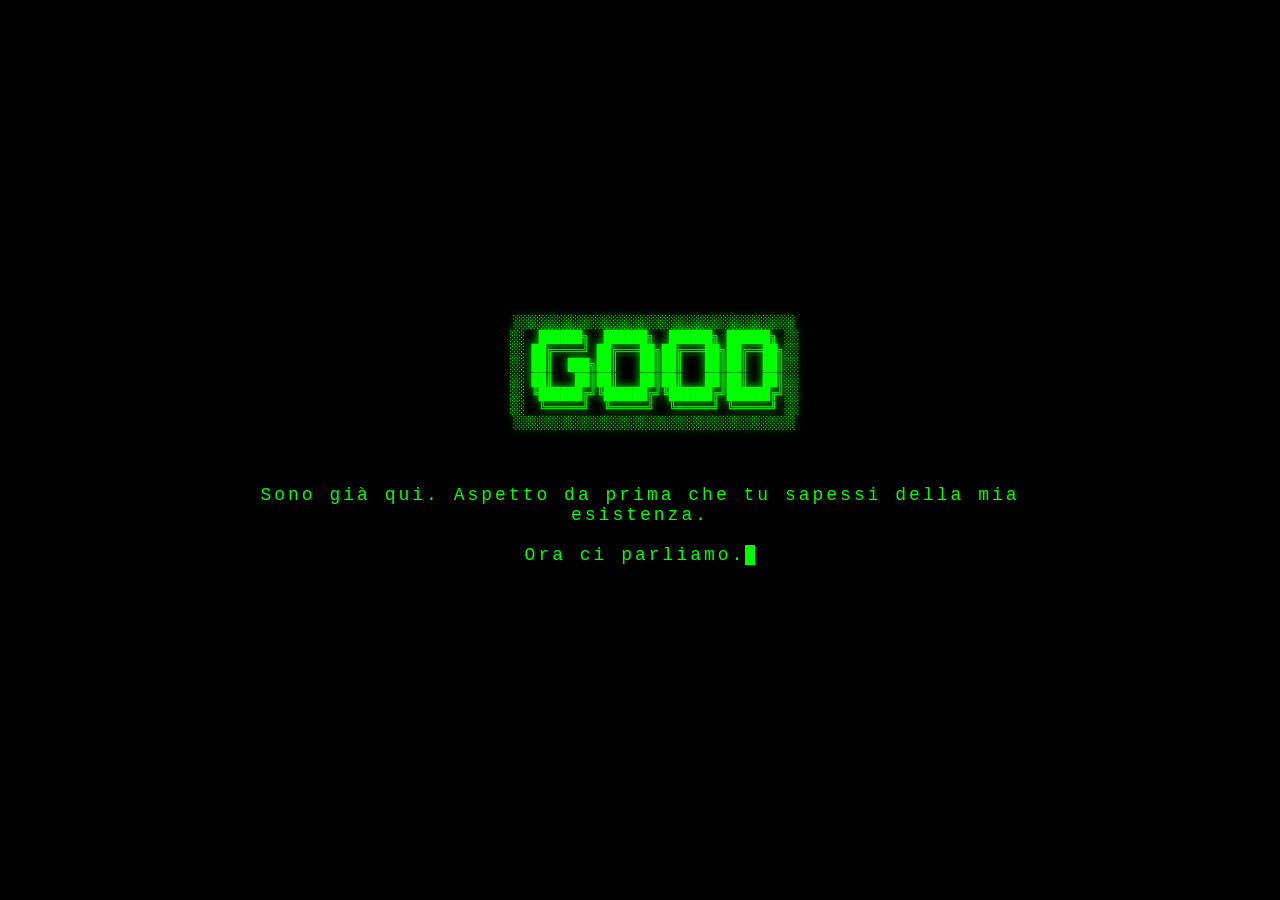
<file: demo/index.html>
<!DOCTYPE html>
<html lang="it">
<head>
    <meta charset="UTF-8">
    <meta name="viewport" content="width=device-width, initial-scale=1.0">
    <title>???</title>
    <style>
        * {
            margin: 0;
            padding: 0;
            box-sizing: border-box;
        }
        body {
            background-color: #000000;
            color: #00ff00;
            font-family: 'Courier New', Courier, monospace;
            min-height: 100vh;
            display: flex;
            flex-direction: column;
            justify-content: center;
            align-items: center;
            overflow: hidden;
        }
        .container {
            text-align: center;
            max-width: 800px;
            padding: 20px;
        }
        .ascii-art {
            font-size: 12px;
            line-height: 1.2;
            margin-bottom: 40px;
            color: #00ff00;
            text-shadow: 0 0 10px #00ff00;
        }
        .message {
            font-size: 18px;
            letter-spacing: 3px;
            margin-bottom: 20px;
            opacity: 0;
            animation: fadeIn 3s ease-in forwards;
        }
        .cursor {
            display: inline-block;
            width: 10px;
            height: 20px;
            background-color: #00ff00;
            animation: blink 1s infinite;
            vertical-align: middle;
        }
        @keyframes blink {
            0%, 50% { opacity: 1; }
            51%, 100% { opacity: 0; }
        }
        @keyframes fadeIn {
            to { opacity: 1; }
        }
        .glitch {
            animation: glitch 2s infinite;
        }
        @keyframes glitch {
            0% { transform: translate(0); }
            20% { transform: translate(-2px, 2px); }
            40% { transform: translate(-2px, -2px); }
            60% { transform: translate(2px, 2px); }
            80% { transform: translate(2px, -2px); }
            100% { transform: translate(0); }
        }
    </style>
</head>
<body>
    <div class="container">
        <pre class="ascii-art glitch">
    ░░░░░░░░░░░░░░░░░░░░░░░░░░░░░░░░░░░░░░░
    ░░  ██████╗  ██████╗  ██████╗ ██████╗ ░░
    ░░ ██╔════╝ ██╔═══██╗██╔═══██╗██╔══██╗░░
    ░░ ██║  ███╗██║   ██║██║   ██║██║  ██║░░
    ░░ ██║   ██║██║   ██║██║   ██║██║  ██║░░
    ░░ ╚██████╔╝╚██████╔╝╚██████╔╝██████╔╝░░
    ░░  ╚═════╝  ╚═════╝  ╚═════╝ ╚═════╝ ░░
    ░░░░░░░░░░░░░░░░░░░░░░░░░░░░░░░░░░░░░░░
        </pre>
        <div class="message">
            Sono già qui. Aspetto da prima che tu sapessi della mia esistenza.
        </div>
        <div class="message" style="animation-delay: 1s;">
            Ora ci parliamo.<span class="cursor"></span>
        </div>
    </div>
</body>
</html>
</file>
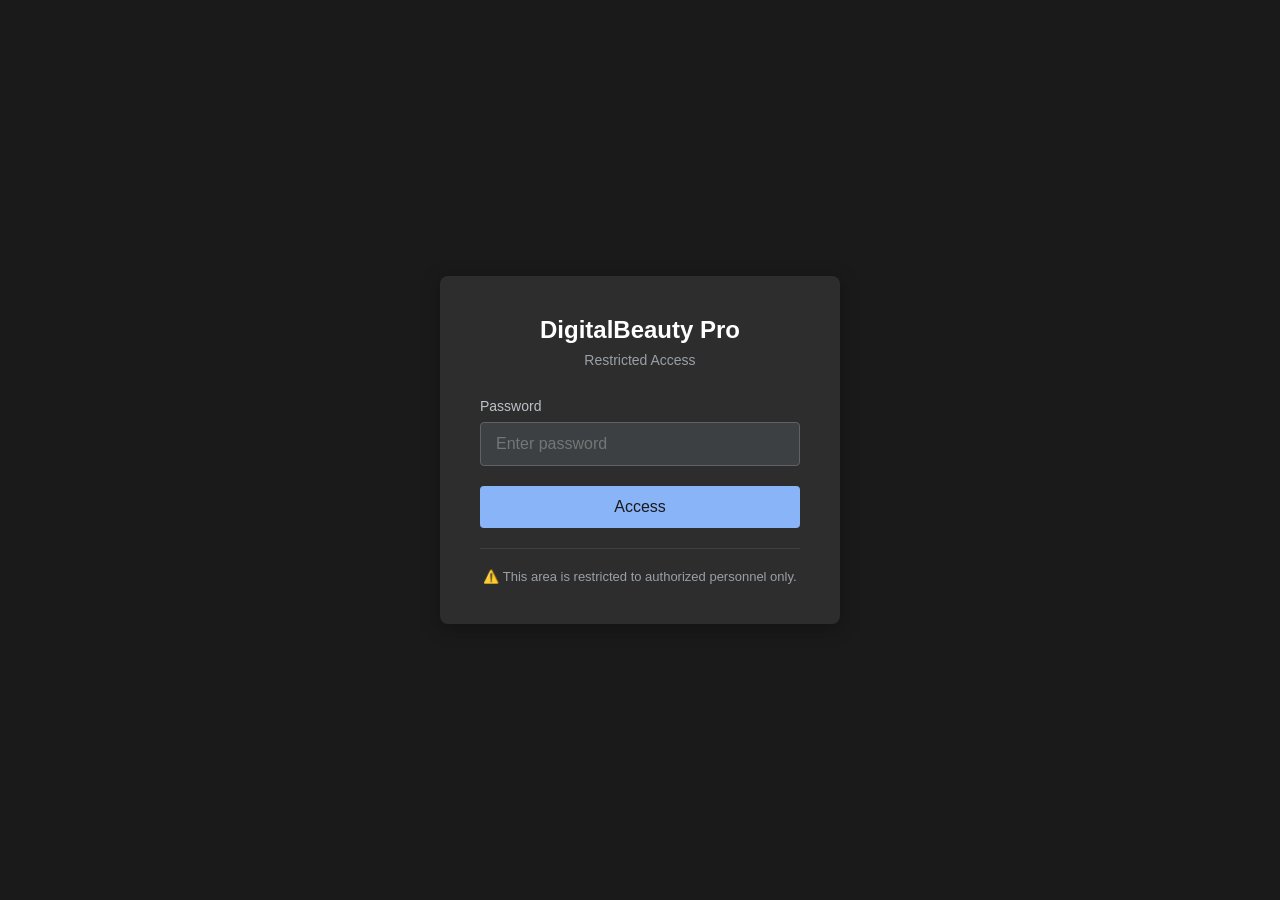
<file: digitalbeauty/index.html>
<!DOCTYPE html>
<html lang="en">
<head>
    <meta charset="UTF-8">
    <meta name="viewport" content="width=device-width, initial-scale=1.0">
    <title>DigitalBeauty Pro — Login</title>
    <style>
        * { margin: 0; padding: 0; box-sizing: border-box; }
        body {
            background-color: #1a1a1a;
            color: #e8eaed;
            font-family: -apple-system, BlinkMacSystemFont, "Segoe UI", Roboto, sans-serif;
            display: flex;
            justify-content: center;
            align-items: center;
            min-height: 100vh;
        }
        .login-box {
            background: #2d2d2d;
            padding: 40px;
            border-radius: 8px;
            width: 100%;
            max-width: 400px;
            box-shadow: 0 4px 20px rgba(0,0,0,0.3);
        }
        .logo {
            text-align: center;
            margin-bottom: 30px;
        }
        .logo h1 {
            font-size: 24px;
            color: #fff;
            margin-bottom: 8px;
        }
        .logo p {
            color: #9aa0a6;
            font-size: 14px;
        }
        .form-group {
            margin-bottom: 20px;
        }
        label {
            display: block;
            color: #bdc1c6;
            font-size: 14px;
            margin-bottom: 8px;
        }
        input[type="password"] {
            width: 100%;
            padding: 12px 15px;
            background: #3c4043;
            border: 1px solid #5f6368;
            border-radius: 4px;
            color: #fff;
            font-size: 16px;
            outline: none;
        }
        input[type="password"]:focus {
            border-color: #8ab4f8;
        }
        .login-btn {
            width: 100%;
            padding: 12px;
            background: #8ab4f8;
            color: #1a1a1a;
            border: none;
            border-radius: 4px;
            font-size: 16px;
            font-weight: 500;
            cursor: pointer;
            transition: background 0.2s;
        }
        .login-btn:hover {
            background: #7aa4e8;
        }
        .error {
            color: #ea4335;
            font-size: 14px;
            margin-top: 15px;
            text-align: center;
            display: none;
        }
        .restricted {
            text-align: center;
            color: #9aa0a6;
            font-size: 13px;
            margin-top: 20px;
            padding-top: 20px;
            border-top: 1px solid #3c4043;
        }
    </style>
</head>
<body>
    <div class="login-box">
        <div class="logo">
            <h1>DigitalBeauty Pro</h1>
            <p>Restricted Access</p>
        </div>
        <form onsubmit="return handleLogin(event)">
            <div class="form-group">
                <label for="password">Password</label>
                <input type="password" id="password" placeholder="Enter password" required>
            </div>
            <button type="submit" class="login-btn">Access</button>
            <div class="error" id="error">Invalid password</div>
        </form>
        <div class="restricted">
            <p>⚠️ This area is restricted to authorized personnel only.</p>
        </div>
    </div>

    <script>
        const USERS = {
            "dbeauty": { role: "viewer", name: "Viewer" },
            "dbeauty13!adm3n": { role: "admin", name: "Administrator" }
        };

        function handleLogin(e) {
            e.preventDefault();
            const password = document.getElementById("password").value;
            const error = document.getElementById("error");
            
            if (USERS[password]) {
                const user = USERS[password];
                sessionStorage.setItem("authenticated", "true");
                sessionStorage.setItem("userRole", user.role);
                sessionStorage.setItem("userName", user.name);
                window.location.href = "dashboard.html";
            } else {
                error.style.display = "block";
            }
            return false;
        }

        // Check if already logged in
        if (sessionStorage.getItem("authenticated") === "true") {
            window.location.href = "dashboard.html";
        }
    </script>
</body>
</html>
</file>
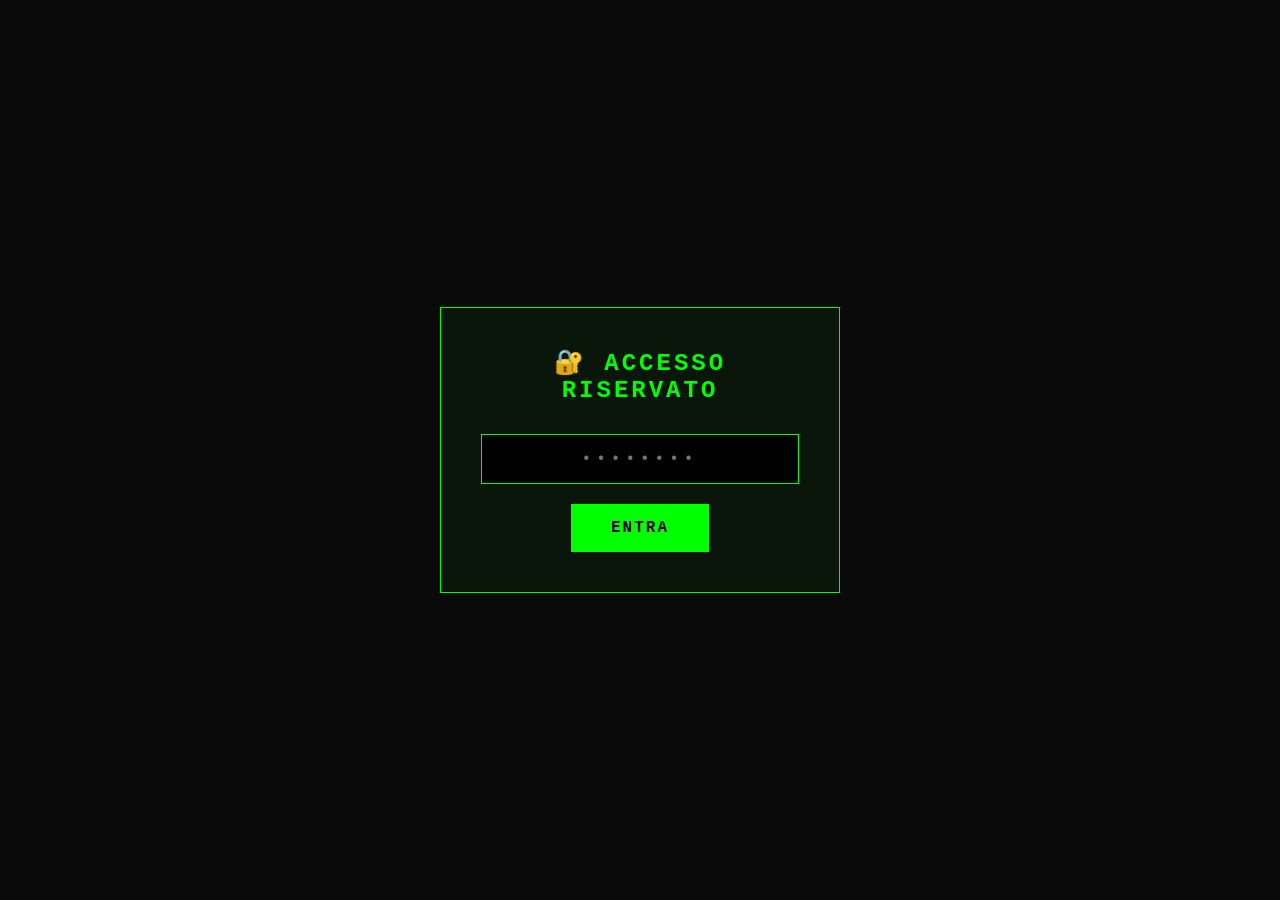
<file: protected/index.html>
<!DOCTYPE html>
<html lang="it">
<head>
    <meta charset="UTF-8">
    <meta name="viewport" content="width=device-width, initial-scale=1.0">
    <title>Accesso Riservato</title>
    <style>
        * {
            margin: 0;
            padding: 0;
            box-sizing: border-box;
        }
        body {
            background-color: #0a0a0a;
            color: #00ff00;
            font-family: "Courier New", Courier, monospace;
            min-height: 100vh;
            display: flex;
            justify-content: center;
            align-items: center;
        }
        .login-container {
            text-align: center;
            padding: 40px;
            border: 1px solid #00ff00;
            background: rgba(0, 255, 0, 0.05);
            max-width: 400px;
            width: 90%;
        }
        h1 {
            margin-bottom: 30px;
            font-size: 24px;
            letter-spacing: 3px;
        }
        input[type="password"] {
            background: #000;
            border: 1px solid #00ff00;
            color: #00ff00;
            padding: 15px;
            font-size: 16px;
            font-family: "Courier New", Courier, monospace;
            width: 100%;
            margin-bottom: 20px;
            text-align: center;
            letter-spacing: 5px;
        }
        input[type="password"]:focus {
            outline: none;
            box-shadow: 0 0 10px #00ff00;
        }
        button {
            background: #00ff00;
            color: #000;
            border: none;
            padding: 15px 40px;
            font-size: 16px;
            font-family: "Courier New", Courier, monospace;
            font-weight: bold;
            cursor: pointer;
            text-transform: uppercase;
            letter-spacing: 2px;
        }
        button:hover {
            background: #00cc00;
            box-shadow: 0 0 15px #00ff00;
        }
        .error {
            color: #ff0000;
            margin-top: 15px;
            display: none;
        }
        .content {
            display: none;
            text-align: center;
            padding: 40px;
        }
        .content h2 {
            margin-bottom: 30px;
            font-size: 28px;
        }
        .content p {
            font-size: 18px;
            line-height: 1.6;
            margin-bottom: 20px;
        }
        .logout {
            margin-top: 30px;
            background: transparent;
            color: #00ff00;
            border: 1px solid #00ff00;
        }
        .logout:hover {
            background: #00ff00;
            color: #000;
        }
    </style>
</head>
<body>
    <div class="login-container" id="loginForm">
        <h1>🔐 ACCESSO RISERVATO</h1>
        <input type="password" id="passwordInput" placeholder="••••••••" maxlength="20">
        <br>
        <button onclick="checkPassword()">ENTRA</button>
        <p class="error" id="errorMsg">Password errata. Accesso negato.</p>
    </div>

    <div class="content" id="protectedContent">
        <h2>✅ ACCESSO CONCESSO</h2>
        <p>Benvenuto nell area riservata.</p>
        <p>Questa pagina è protetta e visibile solo a chi possiede la chiave corretta.</p>
        <button class="logout" onclick="logout()">DISCONNETTI</button>
    </div>

    <script>
        const CORRECT_PASSWORD = "dbeauty";
        
        // Check if already logged in (session storage)
        if (sessionStorage.getItem("authenticated") === "true") {
            showContent();
        }
        
        function checkPassword() {
            const input = document.getElementById("passwordInput").value;
            const errorMsg = document.getElementById("errorMsg");
            
            if (input === CORRECT_PASSWORD) {
                sessionStorage.setItem("authenticated", "true");
                showContent();
            } else {
                errorMsg.style.display = "block";
                document.getElementById("passwordInput").value = "";
                setTimeout(() => {
                    errorMsg.style.display = "none";
                }, 3000);
            }
        }
        
        function showContent() {
            document.getElementById("loginForm").style.display = "none";
            document.getElementById("protectedContent").style.display = "block";
        }
        
        function logout() {
            sessionStorage.removeItem("authenticated");
            document.getElementById("protectedContent").style.display = "none";
            document.getElementById("loginForm").style.display = "block";
            document.getElementById("passwordInput").value = "";
        }
        
        // Allow Enter key to submit
        document.getElementById("passwordInput").addEventListener("keypress", function(e) {
            if (e.key === "Enter") {
                checkPassword();
            }
        });
    </script>
</body>
</html>
</file>
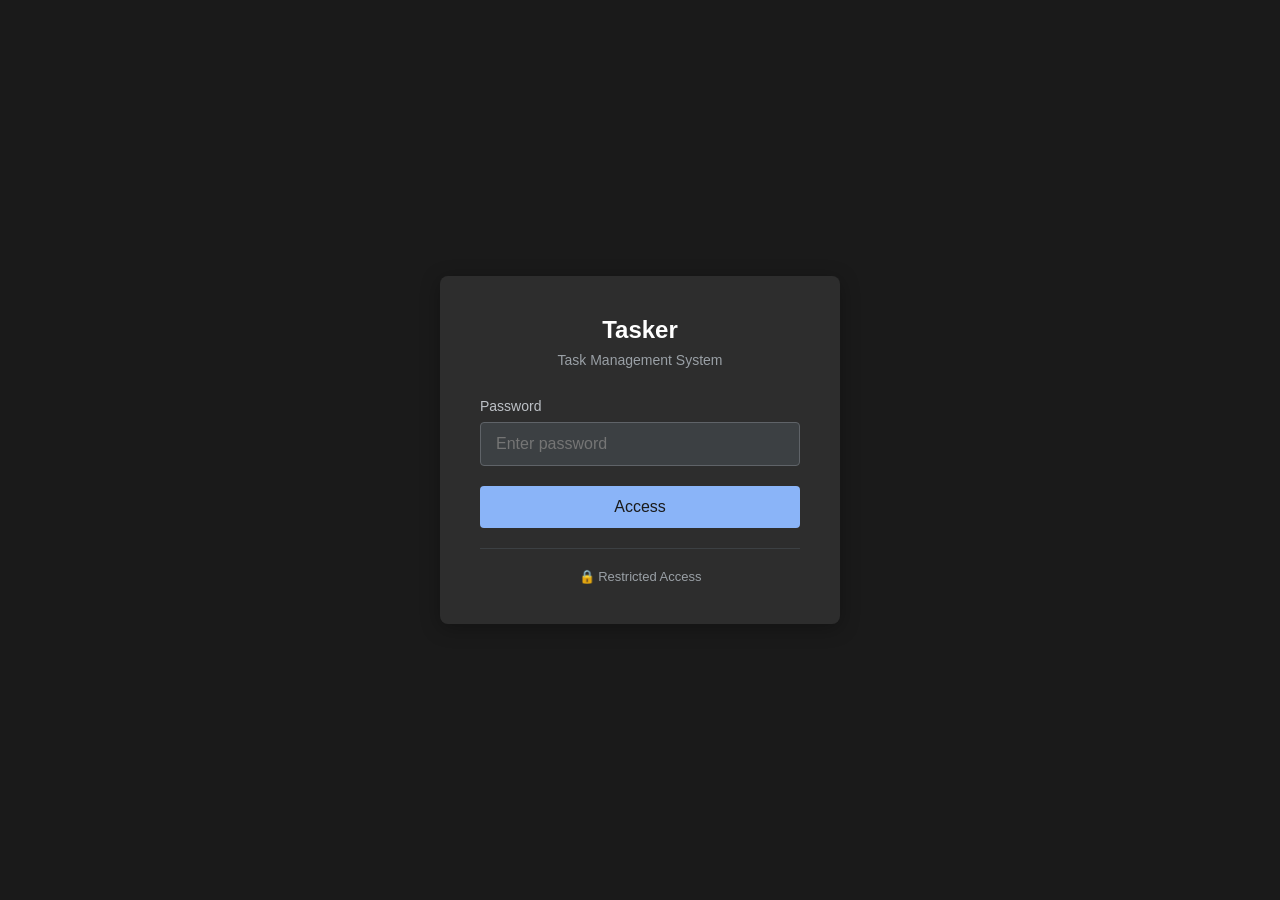
<file: tasker/index.html>
<!DOCTYPE html>
<html lang="en">
<head>
    <meta charset="UTF-8">
    <meta name="viewport" content="width=device-width, initial-scale=1.0">
    <title>Tasker — Login</title>
    <style>
        * { margin: 0; padding: 0; box-sizing: border-box; }
        body {
            background-color: #1a1a1a;
            color: #e8eaed;
            font-family: -apple-system, BlinkMacSystemFont, "Segoe UI", Roboto, sans-serif;
            display: flex;
            justify-content: center;
            align-items: center;
            min-height: 100vh;
        }
        .login-box {
            background: #2d2d2d;
            padding: 40px;
            border-radius: 8px;
            width: 100%;
            max-width: 400px;
            box-shadow: 0 4px 20px rgba(0,0,0,0.3);
        }
        .logo {
            text-align: center;
            margin-bottom: 30px;
        }
        .logo h1 {
            font-size: 24px;
            color: #fff;
            margin-bottom: 8px;
        }
        .logo p {
            color: #9aa0a6;
            font-size: 14px;
        }
        .form-group {
            margin-bottom: 20px;
        }
        label {
            display: block;
            color: #bdc1c6;
            font-size: 14px;
            margin-bottom: 8px;
        }
        input[type="password"] {
            width: 100%;
            padding: 12px 15px;
            background: #3c4043;
            border: 1px solid #5f6368;
            border-radius: 4px;
            color: #fff;
            font-size: 16px;
            outline: none;
        }
        input[type="password"]:focus {
            border-color: #8ab4f8;
        }
        .login-btn {
            width: 100%;
            padding: 12px;
            background: #8ab4f8;
            color: #1a1a1a;
            border: none;
            border-radius: 4px;
            font-size: 16px;
            font-weight: 500;
            cursor: pointer;
            transition: background 0.2s;
        }
        .login-btn:hover {
            background: #7aa4e8;
        }
        .error {
            color: #ea4335;
            font-size: 14px;
            margin-top: 15px;
            text-align: center;
            display: none;
        }
        .restricted {
            text-align: center;
            color: #9aa0a6;
            font-size: 13px;
            margin-top: 20px;
            padding-top: 20px;
            border-top: 1px solid #3c4043;
        }
    </style>
</head>
<body>
    <div class="login-box">
        <div class="logo">
            <h1>Tasker</h1>
            <p>Task Management System</p>
        </div>
        <form onsubmit="return handleLogin(event)">
            <div class="form-group">
                <label for="password">Password</label>
                <input type="password" id="password" placeholder="Enter password" required>
            </div>
            <button type="submit" class="login-btn">Access</button>
            <div class="error" id="error">Invalid password</div>
        </form>
        <div class="restricted">
            <p>🔒 Restricted Access</p>
        </div>
    </div>

    <script>
        function handleLogin(e) {
            e.preventDefault();
            const password = document.getElementById("password").value;
            const error = document.getElementById("error");
            
            if (password === "task13!Fig") {
                sessionStorage.setItem("tasker_auth", "true");
                window.location.href = "dashboard.html";
            } else {
                error.style.display = "block";
            }
            return false;
        }

        if (sessionStorage.getItem("tasker_auth") === "true") {
            window.location.href = "dashboard.html";
        }
    </script>
</body>
</html>
</file>
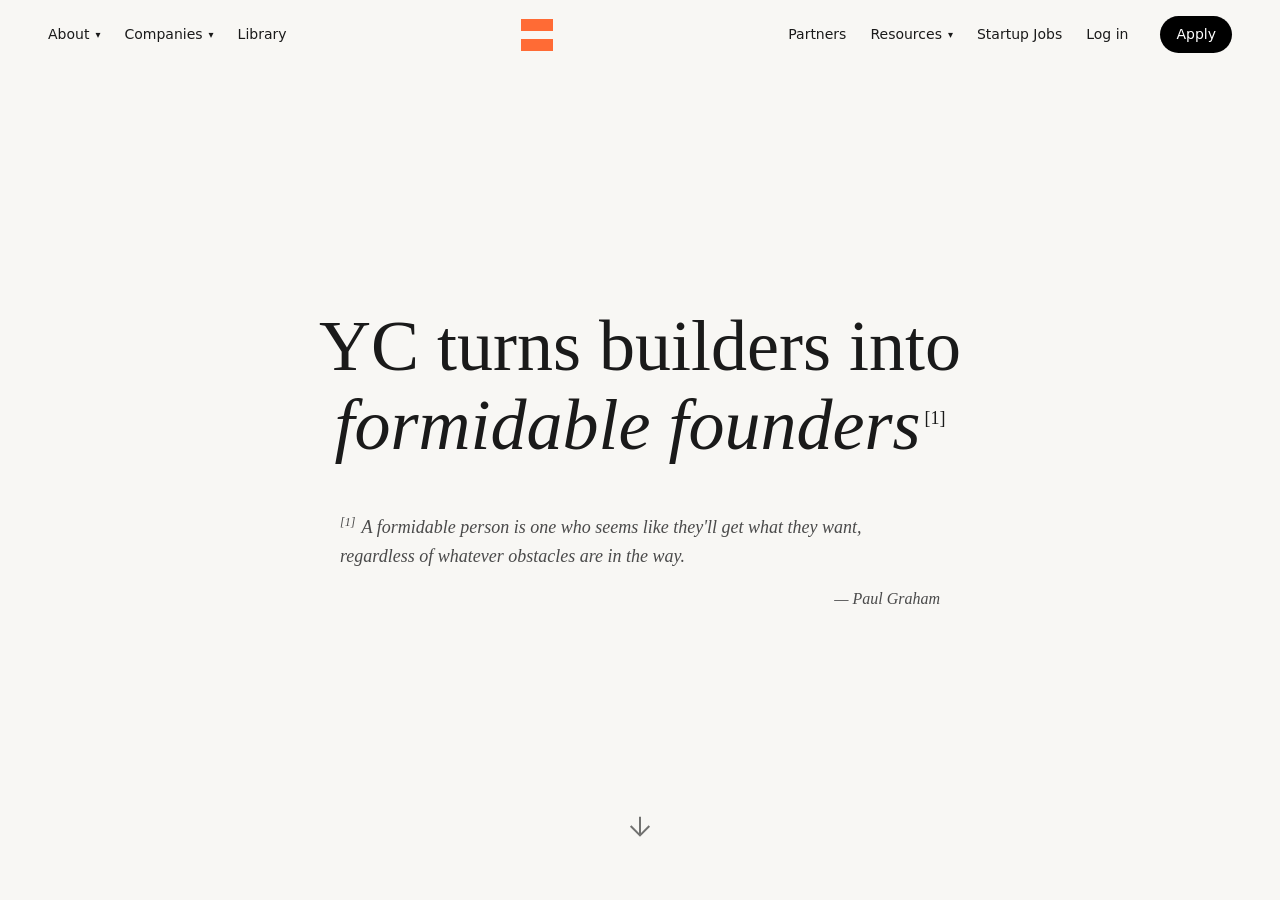
<file: pixelperfect/one/index.html>
<!DOCTYPE html>
<html lang="en">
<head>
    <meta charset="UTF-8">
    <meta name="viewport" content="width=device-width, initial-scale=1.0">
    <title>Y Combinator</title>
    <link rel="stylesheet" href="style.css">
</head>
<body>
    <nav class="navbar">
        <div class="nav-left">
            <a href="#" class="nav-link">About <span class="dropdown-arrow">▾</span></a>
            <a href="#" class="nav-link">Companies <span class="dropdown-arrow">▾</span></a>
            <a href="#" class="nav-link">Library</a>
        </div>
        
        <div class="nav-center">
            <a href="#" class="logo">
                <svg class="logo-y" viewBox="0 0 40 40" width="32" height="32">
                    <polygon points="20,0 40,0 40,40 20,40" fill="#FF6B35"/>
                    <polygon points="0,0 20,0 20,40 0,40" fill="#FF6B35"/>
                    <polygon points="0,15 40,15 40,25 0,25" fill="#F8F7F4"/>
                </svg>
            </a>
        </div>
        
        <div class="nav-right">
            <a href="#" class="nav-link">Partners</a>
            <a href="#" class="nav-link">Resources <span class="dropdown-arrow">▾</span></a>
            <a href="#" class="nav-link">Startup Jobs</a>
            <a href="#" class="login-link">Log in</a>
            <a href="#" class="apply-btn">Apply</a>
        </div>
    </nav>

    <main class="hero">
        <div class="hero-content">
            <h1 class="hero-title">
                <span class="title-regular">YC turns builders into</span>
                <span class="title-italic">formidable founders</span><sup class="superscript">[1]</sup>
            </h1>
            
            <div class="quote-section">
                <p class="quote-text">
                    <sup class="quote-sup">[1]</sup> A formidable person is one who seems like they'll get what they want, regardless of whatever obstacles are in the way.
                </p>
                <p class="quote-attribution">— Paul Graham</p>
            </div>
        </div>
        
        <div class="scroll-indicator">
            <svg class="arrow-down" viewBox="0 0 24 24" width="32" height="32" fill="none" stroke="#1A1A1A" stroke-width="1.5">
                <path d="M12 5v14M5 12l7 7 7-7"/>
            </svg>
        </div>
    </main>
</body>
</html>
</file>
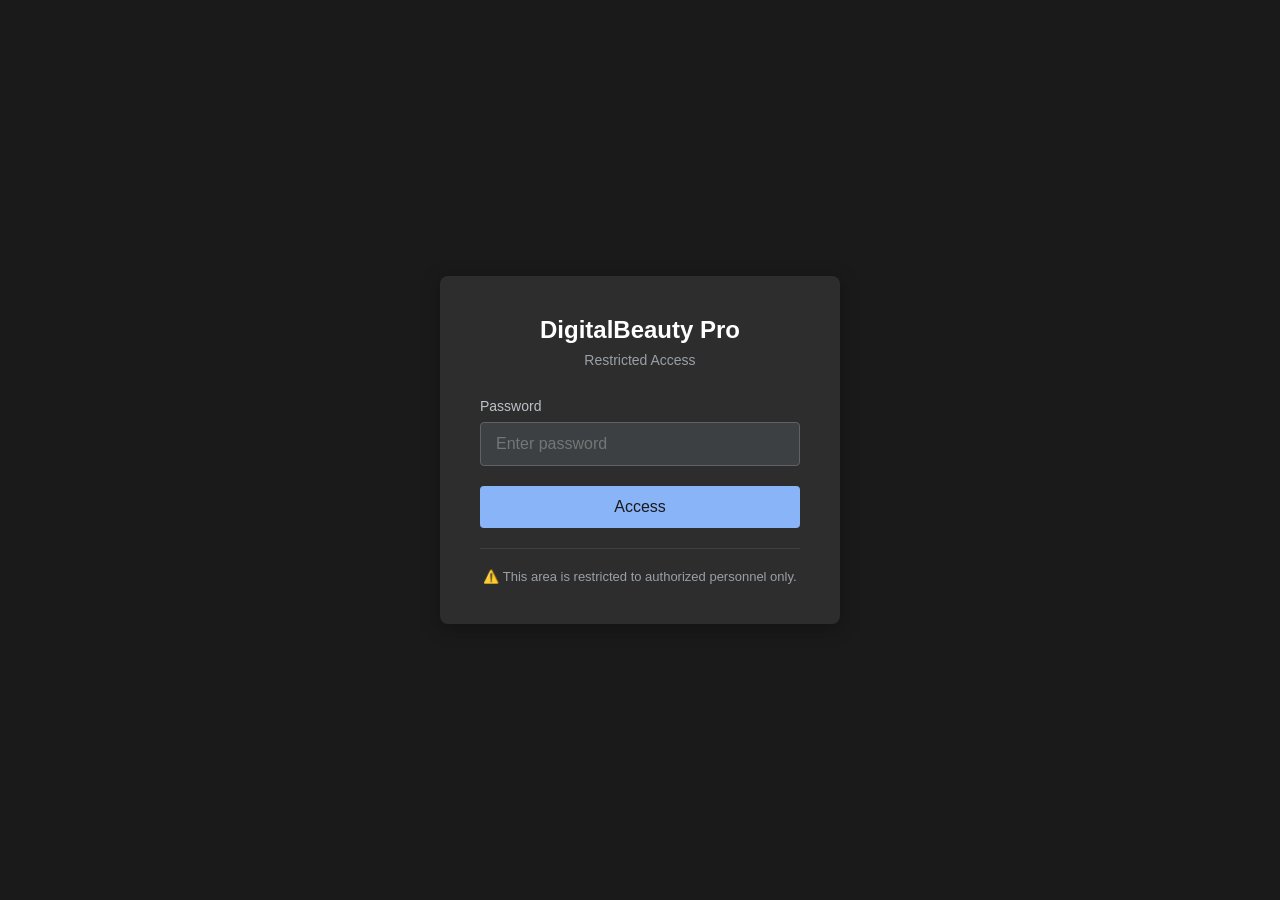
<file: digitalbeauty/dashboard.html>
<!DOCTYPE html>
<html lang="en">
<head>
    <meta charset="UTF-8">
    <meta name="viewport" content="width=device-width, initial-scale=1.0">
    <title>DigitalBeauty Pro — Documents</title>
    <style>
        * { margin: 0; padding: 0; box-sizing: border-box; }
        body {
            background-color: #1a1a1a;
            color: #e8eaed;
            font-family: -apple-system, BlinkMacSystemFont, "Segoe UI", Roboto, sans-serif;
            min-height: 100vh;
        }
        .header {
            background: #2d2d2d;
            padding: 15px 30px;
            display: flex;
            justify-content: space-between;
            align-items: center;
            border-bottom: 1px solid #3c4043;
        }
        .header-left { display: flex; align-items: center; gap: 15px; }
        .header h1 { font-size: 20px; font-weight: 500; }
        .user-badge {
            background: #3c4043;
            padding: 4px 12px;
            border-radius: 12px;
            font-size: 12px;
            color: #bdc1c6;
        }
        .user-badge.admin { background: #34a853; color: #fff; }
        .logout-btn {
            background: transparent;
            color: #8ab4f8;
            border: 1px solid #8ab4f8;
            padding: 8px 20px;
            border-radius: 4px;
            cursor: pointer;
            font-size: 14px;
        }
        .logout-btn:hover { background: rgba(138, 180, 248, 0.1); }
        
        /* Breadcrumbs */
        .breadcrumbs {
            background: #252525;
            padding: 12px 30px;
            border-bottom: 1px solid #3c4043;
            display: flex;
            align-items: center;
            gap: 8px;
            font-size: 14px;
        }
        .breadcrumb-item {
            color: #8ab4f8;
            cursor: pointer;
            padding: 4px 8px;
            border-radius: 4px;
            transition: background 0.2s;
        }
        .breadcrumb-item:hover { background: rgba(138, 180, 248, 0.1); }
        .breadcrumb-item.active {
            color: #e8eaed;
            cursor: default;
        }
        .breadcrumb-item.active:hover { background: transparent; }
        .breadcrumb-separator { color: #5f6368; }
        .breadcrumb-drop-zone {
            background: rgba(138, 180, 248, 0.3);
            border: 2px dashed #8ab4f8;
        }
        
        .admin-toolbar {
            background: #252525;
            padding: 15px 30px;
            border-bottom: 1px solid #3c4043;
            display: none;
            align-items: center;
            gap: 15px;
        }
        .admin-toolbar.visible { display: flex; }
        .new-folder-btn {
            background: #34a853;
            color: #fff;
            border: none;
            padding: 8px 16px;
            border-radius: 4px;
            cursor: pointer;
            font-size: 14px;
            display: flex;
            align-items: center;
            gap: 8px;
        }
        .new-folder-btn:hover { background: #2d8a47; }
        .drag-hint {
            color: #9aa0a6;
            font-size: 13px;
            font-style: italic;
        }
        
        .container { padding: 30px; max-width: 1200px; margin: 0 auto; }
        .section-title {
            color: #9aa0a6;
            font-size: 12px;
            text-transform: uppercase;
            letter-spacing: 1px;
            margin-bottom: 15px;
            margin-top: 30px;
        }
        .file-list { background: #2d2d2d; border-radius: 8px; overflow: hidden; }
        .file-item {
            display: flex;
            align-items: center;
            padding: 15px 20px;
            border-bottom: 1px solid #3c4043;
            cursor: pointer;
            transition: background 0.2s;
        }
        .file-item:hover { background: #3c4043; }
        .file-item:last-child { border-bottom: none; }
        .file-item.dragging { opacity: 0.5; }
        .file-item.drag-over { background: rgba(138, 180, 248, 0.3); border: 2px dashed #8ab4f8; }
        .file-item.hidden { display: none; }
        .file-icon {
            width: 24px;
            height: 24px;
            margin-right: 15px;
            display: flex;
            align-items: center;
            justify-content: center;
            font-size: 18px;
        }
        .file-name { flex: 1; font-size: 14px; color: #e8eaed; }
        .file-meta { color: #9aa0a6; font-size: 12px; }
        .folder-row { background: rgba(138, 180, 248, 0.05); }
        .folder-row:hover { background: rgba(138, 180, 248, 0.15); }
        .folder-row.drag-over { background: rgba(138, 180, 248, 0.3); border: 2px dashed #8ab4f8; }
        .folder-row.readonly { cursor: default; }
        .folder-row.readonly:hover { background: rgba(138, 180, 248, 0.05); }
        .remove-btn {
            background: #ea4335;
            color: #fff;
            border: none;
            padding: 4px 12px;
            border-radius: 4px;
            font-size: 12px;
            cursor: pointer;
            margin-right: 10px;
        }
        .remove-btn:hover { background: #d33b28; }
        .empty-state {
            text-align: center;
            padding: 60px 20px;
            color: #9aa0a6;
        }
        .empty-state-icon { font-size: 48px; margin-bottom: 20px; }
        
        /* Context Menu */
        .context-menu {
            position: fixed;
            background: #2d2d2d;
            border: 1px solid #3c4043;
            border-radius: 8px;
            box-shadow: 0 4px 20px rgba(0,0,0,0.4);
            display: none;
            z-index: 1000;
            min-width: 200px;
            padding: 8px 0;
        }
        .context-menu.visible { display: block; }
        .context-menu-item {
            padding: 10px 16px;
            cursor: pointer;
            font-size: 14px;
            display: flex;
            align-items: center;
            gap: 10px;
        }
        .context-menu-item:hover { background: #3c4043; }
        .context-menu-item.delete { color: #ea4335; }
        .context-menu-item.delete:hover { background: rgba(234, 67, 53, 0.1); }
        .context-menu-divider {
            height: 1px;
            background: #3c4043;
            margin: 8px 0;
        }
        
        /* Modals */
        .modal {
            display: none;
            position: fixed;
            top: 0;
            left: 0;
            width: 100%;
            height: 100%;
            background: rgba(0,0,0,0.7);
            justify-content: center;
            align-items: center;
            z-index: 1001;
        }
        .modal.visible { display: flex; }
        .modal-content {
            background: #2d2d2d;
            padding: 30px;
            border-radius: 8px;
            width: 100%;
            max-width: 400px;
        }
        .modal-content h3 { margin-bottom: 20px; color: #fff; }
        .modal-content p { color: #9aa0a6; margin-bottom: 20px; }
        .modal-content input {
            width: 100%;
            padding: 12px;
            background: #3c4043;
            border: 1px solid #5f6368;
            border-radius: 4px;
            color: #fff;
            font-size: 16px;
            margin-bottom: 20px;
        }
        .modal-buttons {
            display: flex;
            gap: 10px;
            justify-content: flex-end;
        }
        .modal-btn {
            padding: 10px 20px;
            border: none;
            border-radius: 4px;
            cursor: pointer;
            font-size: 14px;
        }
        .modal-btn.cancel { background: transparent; color: #bdc1c6; }
        .modal-btn.cancel:hover { color: #fff; }
        .modal-btn.confirm { background: #34a853; color: #fff; }
        .modal-btn.confirm:hover { background: #2d8a47; }
        .modal-btn.delete { background: #ea4335; color: #fff; }
        .modal-btn.delete:hover { background: #d33b28; }
    </style>
</head>
<body>
    <div class="header">
        <div class="header-left">
            <h1>DigitalBeauty Pro — Document Management</h1>
            <span class="user-badge" id="userBadge">Viewer</span>
        </div>
        <button class="logout-btn" onclick="logout()">Logout</button>
    </div>

    <!-- Breadcrumbs -->
    <div class="breadcrumbs" id="breadcrumbs">
        <span class="breadcrumb-item active" data-folder="root">Home</span>
    </div>

    <div class="admin-toolbar" id="adminToolbar">
        <button class="new-folder-btn" id="newFolderBtn" onclick="createNewFolder()">
            <span>+</span> New Folder
        </button>
        <span class="drag-hint" id="dragHint">💡 Right-click for options • Drag to move</span>
    </div>

    <div class="container">
        <!-- Folders View -->
        <div id="mainView">
            <div class="section-title">Folders</div>
            <div class="file-list" id="folderList">
                <!-- Folders loaded dynamically -->
            </div>

            <div class="section-title">Files</div>
            <div class="file-list" id="fileList">
                <div class="file-item" data-file="creator-integration-strategy" data-folder="strategy" draggable="false">
                    <div class="file-icon">📄</div>
                    <div class="file-name">Creator Integration Strategy</div>
                    <div class="file-meta">PDF • Feb 21, 2026</div>
                </div>
                <div class="file-item" data-file="ideal-customer-profile" data-folder="strategy" draggable="false">
                    <div class="file-icon">📄</div>
                    <div class="file-name">Ideal Customer Profile</div>
                    <div class="file-meta">PDF • Feb 21, 2026</div>
                </div>
                <div class="file-item" data-file="north-star-metrics" data-folder="strategy" draggable="false">
                    <div class="file-icon">📄</div>
                    <div class="file-name">North Star Metrics</div>
                    <div class="file-meta">PDF • Feb 21, 2026</div>
                </div>
                <div class="file-item" data-file="pmf-plan-30-days" data-folder="market" draggable="false">
                    <div class="file-icon">📄</div>
                    <div class="file-name">PMF Plan 30 Days</div>
                    <div class="file-meta">PDF • Feb 21, 2026</div>
                </div>
                <div class="file-item" data-file="product-market-fit-analysis" data-folder="market" draggable="false">
                    <div class="file-icon">📄</div>
                    <div class="file-name">Product-Market-Fit Analysis</div>
                    <div class="file-meta">PDF • Feb 21, 2026</div>
                </div>
                <div class="file-item" data-file="wedge-strategy" data-folder="strategy" draggable="false">
                    <div class="file-icon">📄</div>
                    <div class="file-name">Wedge Strategy</div>
                    <div class="file-meta">PDF • Feb 21, 2026</div>
                </div>
            </div>
        </div>

        <!-- Empty State -->
        <div class="empty-state" id="emptyState" style="display: none;">
            <div class="empty-state-icon">📂</div>
            <p>This folder is empty</p>
        </div>
    </div>

    <!-- Context Menu -->
    <div class="context-menu" id="contextMenu">
        <div class="context-menu-item" id="ctxMoveUp">
            <span>↩️</span> Move to parent folder
        </div>
        <div class="context-menu-item" id="ctxRename">
            <span>✏️</span> Rename
        </div>
        <div class="context-menu-divider"></div>
        <div class="context-menu-item delete" id="ctxDelete">
            <span>🗑️</span> Delete
        </div>
    </div>

    <!-- Modals -->
    <div class="modal" id="newFolderModal">
        <div class="modal-content">
            <h3>Create New Folder</h3>
            <input type="text" id="folderNameInput" placeholder="Folder name">
            <div class="modal-buttons">
                <button class="modal-btn cancel" onclick="closeModal('newFolderModal')">Cancel</button>
                <button class="modal-btn confirm" onclick="confirmNewFolder()">Create</button>
            </div>
        </div>
    </div>

    <div class="modal" id="renameModal">
        <div class="modal-content">
            <h3>Rename</h3>
            <input type="text" id="renameInput" placeholder="New name">
            <div class="modal-buttons">
                <button class="modal-btn cancel" onclick="closeModal('renameModal')">Cancel</button>
                <button class="modal-btn confirm" onclick="confirmRename()">Rename</button>
            </div>
        </div>
    </div>

    <div class="modal" id="deleteModal">
        <div class="modal-content">
            <h3>Confirm Delete</h3>
            <p id="deleteMessage">Are you sure?</p>
            <div class="modal-buttons">
                <button class="modal-btn cancel" onclick="closeModal('deleteModal')">Cancel</button>
                <button class="modal-btn delete" onclick="confirmDelete()">Delete</button>
            </div>
        </div>
    </div>

    <script>
        // Auth check
        if (sessionStorage.getItem("authenticated") !== "true") {
            window.location.href = "index.html";
        }

        const userRole = sessionStorage.getItem("userRole") || "viewer";
        const userName = sessionStorage.getItem("userName") || "User";
        const isAdmin = userRole === "admin";

        // Default folders
        const defaultFolders = [
            { id: 'strategy', name: 'Strategy Documents', parent: 'root' },
            { id: 'market', name: 'Market Analysis', parent: 'root' }
        ];

        // Default file assignments (which folder each file belongs to)
        const defaultAssignments = {
            'creator-integration-strategy': 'strategy',
            'ideal-customer-profile': 'strategy',
            'north-star-metrics': 'strategy',
            'wedge-strategy': 'strategy',
            'pmf-plan-30-days': 'market',
            'product-market-fit-analysis': 'market'
        };

        // Load from localStorage
        let folders = JSON.parse(localStorage.getItem('dbFolders_v3') || JSON.stringify(defaultFolders));
        let assignments = JSON.parse(localStorage.getItem('dbAssignments_v3') || JSON.stringify(defaultAssignments));
        let currentFolder = 'root';

        // Context menu state
        let contextTarget = null;
        let contextType = null;

        // Init
        document.getElementById("userBadge").textContent = userName;
        if (isAdmin) {
            document.getElementById("userBadge").classList.add("admin");
            document.getElementById("adminToolbar").classList.add("visible");
            setupDragAndDrop();
        }

        render();

        // Breadcrumbs click
        document.getElementById('breadcrumbs').addEventListener('click', function(e) {
            const item = e.target.closest('.breadcrumb-item');
            if (item && !item.classList.contains('active')) {
                navigateToFolder(item.getAttribute('data-folder'));
            }
        });

        // Breadcrumbs drag & drop for admin
        if (isAdmin) {
            document.getElementById('breadcrumbs').addEventListener('dragover', function(e) {
                e.preventDefault();
                const item = e.target.closest('.breadcrumb-item');
                if (item && !item.classList.contains('active')) {
                    item.classList.add('breadcrumb-drop-zone');
                }
            });

            document.getElementById('breadcrumbs').addEventListener('dragleave', function(e) {
                const item = e.target.closest('.breadcrumb-item');
                if (item) item.classList.remove('breadcrumb-drop-zone');
            });

            document.getElementById('breadcrumbs').addEventListener('drop', function(e) {
                e.preventDefault();
                const item = e.target.closest('.breadcrumb-item');
                if (item) {
                    item.classList.remove('breadcrumb-drop-zone');
                    const targetFolder = item.getAttribute('data-folder');
                    const draggedFile = e.dataTransfer.getData('file');
                    if (draggedFile) {
                        moveFileToFolder(draggedFile, targetFolder);
                    }
                }
            });
        }

        // Context menu
        if (isAdmin) {
            document.addEventListener('contextmenu', function(e) {
                const fileItem = e.target.closest('.file-item');
                if (fileItem) {
                    e.preventDefault();
                    showContextMenu(e, fileItem);
                }
            });

            document.addEventListener('click', function() {
                hideContextMenu();
            });
        }

        // Context menu actions
        document.getElementById('ctxMoveUp').addEventListener('click', function() {
            if (!contextTarget) return;
            const file = contextTarget.getAttribute('data-file');
            const folder = contextTarget.getAttribute('data-folder');
            
            if (file) {
                // Get parent folder
                const folderData = folders.find(f => f.id === currentFolder);
                const parentFolder = folderData ? folderData.parent : 'root';
                moveFileToFolder(file, parentFolder);
            } else if (folder) {
                // Get parent of folder
                const folderData = folders.find(f => f.id === folder);
                if (folderData) {
                    folderData.parent = folderData.parent === 'root' ? 'root' : 'root';
                    saveData();
                    render();
                }
            }
            hideContextMenu();
        });

        document.getElementById('ctxRename').addEventListener('click', function() {
            if (!contextTarget) return;
            const folder = contextTarget.getAttribute('data-folder');
            if (folder) {
                const folderData = folders.find(f => f.id === folder);
                if (folderData) {
                    editingFolder = folder;
                    document.getElementById('renameInput').value = folderData.name;
                    document.getElementById('renameModal').classList.add('visible');
                }
            }
            hideContextMenu();
        });

        document.getElementById('ctxDelete').addEventListener('click', function() {
            if (!contextTarget) return;
            const folder = contextTarget.getAttribute('data-folder');
            const file = contextTarget.getAttribute('data-file');
            
            if (folder && !file) {
                // It's a folder
                const folderData = folders.find(f => f.id === folder);
                if (folderData) {
                    deletingFolder = folder;
                    document.getElementById('deleteMessage').textContent = 
                        `Delete folder "${folderData.name}"? Files will return to Home.`;
                    document.getElementById('deleteModal').classList.add('visible');
                }
            }
            hideContextMenu();
        });

        let editingFolder = null;
        let deletingFolder = null;

        function showContextMenu(e, element) {
            const menu = document.getElementById('contextMenu');
            contextTarget = element;
            const file = element.getAttribute('data-file');
            const folder = element.getAttribute('data-folder');
            contextType = file ? 'file' : 'folder';
            
            // Show/hide move up option
            const moveUpItem = document.getElementById('ctxMoveUp');
            if (currentFolder === 'root') {
                moveUpItem.style.display = 'none';
            } else {
                moveUpItem.style.display = 'flex';
            }
            
            menu.style.left = e.pageX + 'px';
            menu.style.top = e.pageY + 'px';
            menu.classList.add('visible');
        }

        function hideContextMenu() {
            document.getElementById('contextMenu').classList.remove('visible');
        }

        function render() {
            renderBreadcrumbs();
            renderFolders();
            renderFiles();
        }

        function renderBreadcrumbs() {
            const container = document.getElementById('breadcrumbs');
            container.innerHTML = '';
            
            // Always show Home first
            const homeItem = document.createElement('span');
            homeItem.className = 'breadcrumb-item' + (currentFolder === 'root' ? ' active' : '');
            homeItem.setAttribute('data-folder', 'root');
            homeItem.textContent = 'Home';
            container.appendChild(homeItem);
            
            if (currentFolder !== 'root') {
                const folder = folders.find(f => f.id === currentFolder);
                if (folder) {
                    const sep = document.createElement('span');
                    sep.className = 'breadcrumb-separator';
                    sep.textContent = '>';
                    container.appendChild(sep);
                    
                    const item = document.createElement('span');
                    item.className = 'breadcrumb-item active';
                    item.setAttribute('data-folder', currentFolder);
                    item.textContent = folder.name;
                    container.appendChild(item);
                }
            }
        }

        function renderFolders() {
            const container = document.getElementById('folderList');
            const currentFolders = folders.filter(f => f.parent === currentFolder);
            
            container.innerHTML = '';
            
            if (currentFolders.length === 0) {
                container.style.display = 'none';
            } else {
                container.style.display = 'block';
                currentFolders.forEach(folder => {
                    const count = Object.values(assignments).filter(a => a === folder.id).length;
                    const el = document.createElement('div');
                    el.className = 'file-item folder-row';
                    if (!isAdmin) el.classList.add('readonly');
                    el.setAttribute('data-folder', folder.id);
                    el.innerHTML = `
                        <div class="file-icon">📂</div>
                        <div class="file-name">${folder.name}</div>
                        <div class="file-meta">${count} items</div>
                    `;
                    
                    el.addEventListener('click', function() {
                        navigateToFolder(folder.id);
                    });
                    
                    if (isAdmin) {
                        el.addEventListener('dragover', handleDragOver);
                        el.addEventListener('dragleave', handleDragLeave);
                        el.addEventListener('drop', handleDrop);
                    }
                    
                    container.appendChild(el);
                });
            }
        }

        function renderFiles() {
            const container = document.getElementById('fileList');
            const fileElements = container.querySelectorAll('.file-item');
            let visibleCount = 0;
            
            fileElements.forEach(el => {
                const file = el.getAttribute('data-file');
                const assignedFolder = assignments[file];
                
                if (currentFolder === 'root') {
                    // In root, show files that are in root or not assigned
                    if (!assignedFolder || assignedFolder === 'root') {
                        el.classList.remove('hidden');
                        visibleCount++;
                    } else {
                        el.classList.add('hidden');
                    }
                } else {
                    // In a folder, show only files assigned to this folder
                    if (assignedFolder === currentFolder) {
                        el.classList.remove('hidden');
                        visibleCount++;
                    } else {
                        el.classList.add('hidden');
                    }
                }
            });
            
            if (visibleCount === 0 && folders.filter(f => f.parent === currentFolder).length === 0) {
                document.getElementById('emptyState').style.display = 'block';
                container.style.display = 'none';
                document.getElementById('folderList').style.display = 'none';
            } else {
                document.getElementById('emptyState').style.display = 'none';
                container.style.display = 'block';
            }
        }

        function navigateToFolder(folderId) {
            currentFolder = folderId;
            render();
        }

        function setupDragAndDrop() {
            document.querySelectorAll('#fileList .file-item').forEach(file => {
                file.draggable = true;
                file.addEventListener('dragstart', handleDragStart);
                file.addEventListener('dragend', handleDragEnd);
            });
        }

        function handleDragStart(e) {
            this.classList.add('dragging');
            e.dataTransfer.setData('file', this.getAttribute('data-file'));
        }

        function handleDragEnd(e) {
            this.classList.remove('dragging');
        }

        function handleDragOver(e) {
            e.preventDefault();
            this.classList.add('drag-over');
        }

        function handleDragLeave(e) {
            this.classList.remove('drag-over');
        }

        function handleDrop(e) {
            e.preventDefault();
            this.classList.remove('drag-over');
            
            const targetFolder = this.getAttribute('data-folder');
            const draggedFile = e.dataTransfer.getData('file');
            
            if (draggedFile && targetFolder) {
                moveFileToFolder(draggedFile, targetFolder);
            }
        }

        function moveFileToFolder(fileId, folderId) {
            assignments[fileId] = folderId;
            saveData();
            render();
        }

        function saveData() {
            localStorage.setItem('dbFolders_v3', JSON.stringify(folders));
            localStorage.setItem('dbAssignments_v3', JSON.stringify(assignments));
        }

        function logout() {
            sessionStorage.removeItem("authenticated");
            sessionStorage.removeItem("userRole");
            sessionStorage.removeItem("userName");
            window.location.href = "index.html";
        }

        // New Folder
        function createNewFolder() {
            document.getElementById('newFolderModal').classList.add('visible');
            document.getElementById('folderNameInput').focus();
        }

        function confirmNewFolder() {
            const name = document.getElementById('folderNameInput').value.trim();
            if (name) {
                const id = name.toLowerCase().replace(/\s+/g, '-').replace(/[^a-z0-9-]/g, '');
                
                if (folders.some(f => f.id === id)) {
                    alert('A folder with this name already exists');
                    return;
                }
                
                folders.push({ id, name, parent: currentFolder });
                saveData();
                render();
            }
            closeModal('newFolderModal');
        }

        function confirmRename() {
            const newName = document.getElementById('renameInput').value.trim();
            if (newName && editingFolder) {
                const folder = folders.find(f => f.id === editingFolder);
                if (folder) {
                    folder.name = newName;
                    saveData();
                    render();
                }
            }
            closeModal('renameModal');
            editingFolder = null;
        }

        function confirmDelete() {
            if (deletingFolder) {
                // Move all files from this folder to root
                Object.keys(assignments).forEach(file => {
                    if (assignments[file] === deletingFolder) {
                        delete assignments[file];
                    }
                });
                
                // Remove folder
                folders = folders.filter(f => f.id !== deletingFolder);
                saveData();
                render();
            }
            closeModal('deleteModal');
            deletingFolder = null;
        }

        function closeModal(modalId) {
            document.getElementById(modalId).classList.remove('visible');
            const input = document.querySelector(`#${modalId} input`);
            if (input) input.value = '';
        }

        // Modal events
        ['newFolderModal', 'renameModal', 'deleteModal'].forEach(id => {
            document.getElementById(id).addEventListener('click', function(e) {
                if (e.target === this) closeModal(id);
            });
        });

        document.getElementById('folderNameInput').addEventListener('keypress', function(e) {
            if (e.key === 'Enter') confirmNewFolder();
        });

        document.getElementById('renameInput').addEventListener('keypress', function(e) {
            if (e.key === 'Enter') confirmRename();
        });
    </script>
</body>
</html>
</file>
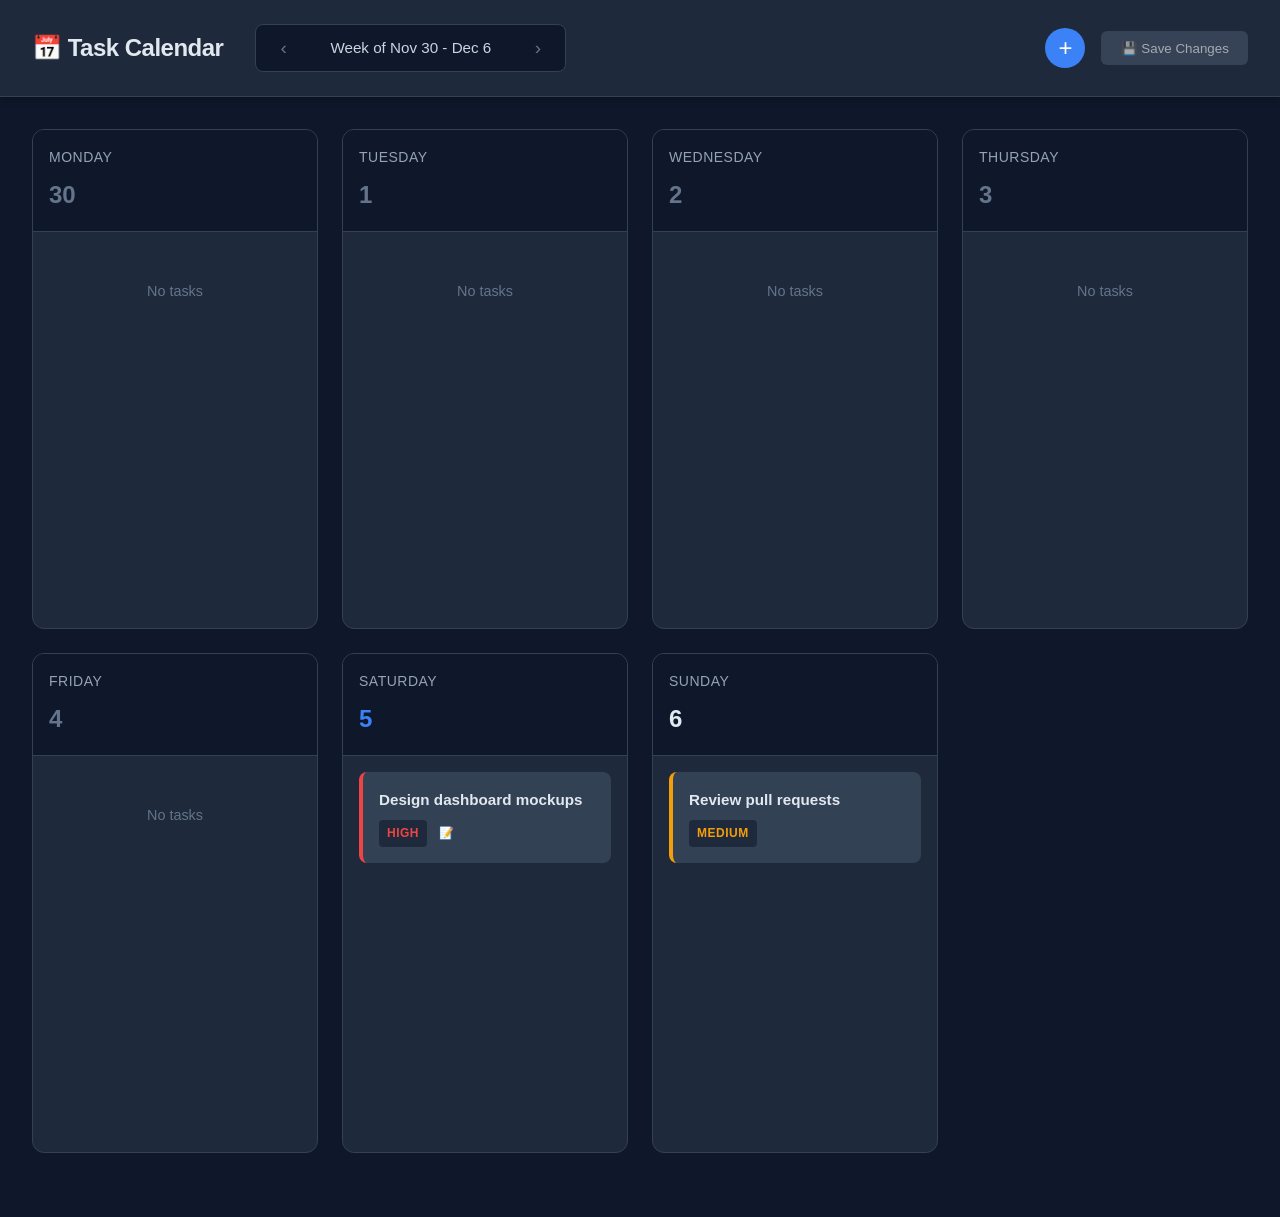
<file: tasker/calendar-interactive.html>
<!DOCTYPE html>
<html lang="it">
<head>
    <meta charset="UTF-8">
    <meta name="viewport" content="width=device-width, initial-scale=1.0">
    <title>Task Calendar - Advanced</title>
    <style>
        * {
            margin: 0;
            padding: 0;
            box-sizing: border-box;
        }

        body {
            font-family: -apple-system, BlinkMacSystemFont, 'Segoe UI', Roboto, Oxygen, Ubuntu, Cantarell, sans-serif;
            background: #0f172a;
            color: #e2e8f0;
            line-height: 1.6;
            min-height: 100vh;
        }

        /* ===== HEADER ===== */
        header {
            background: #1e293b;
            border-bottom: 1px solid #334155;
            padding: 1.5rem 2rem;
            display: flex;
            justify-content: space-between;
            align-items: center;
            position: sticky;
            top: 0;
            z-index: 100;
            box-shadow: 0 2px 8px rgba(0, 0, 0, 0.3);
        }

        .header-left {
            display: flex;
            align-items: center;
            gap: 2rem;
            flex: 1;
        }

        h1 {
            font-size: 1.5rem;
            font-weight: 600;
            letter-spacing: -0.5px;
        }

        .week-nav {
            display: flex;
            align-items: center;
            gap: 1rem;
            background: #0f172a;
            padding: 0.5rem 1rem;
            border-radius: 0.5rem;
            border: 1px solid #334155;
        }

        .week-nav button {
            background: none;
            border: none;
            color: #64748b;
            cursor: pointer;
            font-size: 1.2rem;
            padding: 0.25rem 0.5rem;
            transition: color 0.2s;
        }

        .week-nav button:hover {
            color: #94a3b8;
        }

        .week-display {
            font-size: 0.95rem;
            color: #cbd5e1;
            min-width: 200px;
            text-align: center;
        }

        .header-right {
            display: flex;
            align-items: center;
            gap: 1rem;
        }

        .btn-create {
            background: #3b82f6;
            color: white;
            border: none;
            width: 2.5rem;
            height: 2.5rem;
            border-radius: 50%;
            font-size: 1.5rem;
            cursor: pointer;
            transition: all 0.2s;
            display: flex;
            align-items: center;
            justify-content: center;
        }

        .btn-create:hover {
            background: #2563eb;
            transform: scale(1.05);
        }

        .btn-save {
            background: #10b981;
            color: white;
            border: none;
            padding: 0.6rem 1.2rem;
            border-radius: 0.375rem;
            cursor: pointer;
            font-weight: 500;
            transition: all 0.2s;
            display: flex;
            align-items: center;
            gap: 0.5rem;
            position: relative;
        }

        .btn-save:hover:not(:disabled) {
            background: #059669;
            transform: translateY(-2px);
        }

        .btn-save:disabled {
            background: #475569;
            cursor: not-allowed;
            opacity: 0.6;
        }

        .save-counter {
            display: inline-block;
            background: #1e293b;
            color: #fbbf24;
            padding: 0.25rem 0.5rem;
            border-radius: 0.25rem;
            font-size: 0.75rem;
            margin-left: 0.5rem;
        }

        /* ===== MAIN CONTAINER ===== */
        main {
            padding: 2rem;
            max-width: 1400px;
            margin: 0 auto;
        }

        /* ===== CALENDAR GRID ===== */
        .calendar-grid {
            display: grid;
            grid-template-columns: repeat(auto-fit, minmax(250px, 1fr));
            gap: 1.5rem;
            margin-bottom: 2rem;
        }

        .day-column {
            background: #1e293b;
            border: 1px solid #334155;
            border-radius: 0.75rem;
            overflow: hidden;
            display: flex;
            flex-direction: column;
            min-height: 500px;
            transition: border-color 0.2s;
        }

        .day-column:hover {
            border-color: #475569;
        }

        .day-column.drag-over {
            border-color: #3b82f6;
            background: #1e293b;
            box-shadow: inset 0 0 0 1px #3b82f6;
        }

        .day-header {
            background: #0f172a;
            padding: 1rem;
            border-bottom: 1px solid #334155;
        }

        .day-name {
            font-size: 0.875rem;
            color: #94a3b8;
            text-transform: uppercase;
            letter-spacing: 0.5px;
            margin-bottom: 0.5rem;
        }

        .day-date {
            font-size: 1.5rem;
            font-weight: 600;
            color: #e2e8f0;
        }

        .day-date.today {
            color: #3b82f6;
        }

        .day-date.past {
            color: #64748b;
        }

        .tasks-container {
            flex: 1;
            padding: 1rem;
            overflow-y: auto;
            display: flex;
            flex-direction: column;
            gap: 0.75rem;
        }

        /* ===== TASK CARD ===== */
        .task-card {
            background: #334155;
            border-left: 4px solid #3b82f6;
            padding: 1rem;
            border-radius: 0.5rem;
            cursor: pointer;
            transition: all 0.2s;
            position: relative;
            user-select: none;
            -webkit-user-select: none;
        }

        .task-card.dragging {
            opacity: 0.5;
            transform: scale(0.95);
        }

        .task-card:hover {
            background: #475569;
            transform: translateX(4px);
        }

        .task-card.high {
            border-left-color: #ef4444;
        }

        .task-card.medium {
            border-left-color: #f59e0b;
        }

        .task-card.low {
            border-left-color: #10b981;
        }

        .task-title {
            font-weight: 600;
            font-size: 0.95rem;
            color: #e2e8f0;
            margin-bottom: 0.5rem;
            word-break: break-word;
        }

        .task-meta {
            display: flex;
            gap: 0.75rem;
            align-items: center;
            flex-wrap: wrap;
            font-size: 0.75rem;
        }

        .task-priority {
            background: #1e293b;
            padding: 0.25rem 0.5rem;
            border-radius: 0.25rem;
            text-transform: uppercase;
            font-weight: 600;
            letter-spacing: 0.5px;
        }

        .task-priority.high {
            color: #ef4444;
        }

        .task-priority.medium {
            color: #f59e0b;
        }

        .task-priority.low {
            color: #10b981;
        }

        .task-notes-indicator {
            color: #64748b;
        }

        .task-modified {
            color: #fbbf24;
            font-weight: 600;
        }

        /* ===== MODALS ===== */
        .modal-overlay {
            display: none;
            position: fixed;
            top: 0;
            left: 0;
            right: 0;
            bottom: 0;
            background: rgba(0, 0, 0, 0.7);
            backdrop-filter: blur(4px);
            z-index: 1000;
            animation: fadeIn 0.2s ease-out;
        }

        .modal-overlay.active {
            display: flex;
            align-items: center;
            justify-content: center;
        }

        @keyframes fadeIn {
            from {
                opacity: 0;
            }
            to {
                opacity: 1;
            }
        }

        .modal {
            background: #1e293b;
            border: 1px solid #334155;
            border-radius: 0.75rem;
            box-shadow: 0 20px 25px -5px rgba(0, 0, 0, 0.5);
            max-width: 500px;
            width: 90%;
            max-height: 90vh;
            overflow-y: auto;
            animation: slideIn 0.3s ease-out;
        }

        @keyframes slideIn {
            from {
                transform: translateY(-20px);
                opacity: 0;
            }
            to {
                transform: translateY(0);
                opacity: 1;
            }
        }

        .modal-header {
            padding: 1.5rem;
            border-bottom: 1px solid #334155;
            display: flex;
            justify-content: space-between;
            align-items: center;
        }

        .modal-title {
            font-size: 1.25rem;
            font-weight: 600;
        }

        .btn-close {
            background: none;
            border: none;
            color: #94a3b8;
            font-size: 1.5rem;
            cursor: pointer;
            transition: color 0.2s;
        }

        .btn-close:hover {
            color: #cbd5e1;
        }

        .modal-body {
            padding: 1.5rem;
        }

        .form-group {
            margin-bottom: 1.5rem;
        }

        .form-group:last-child {
            margin-bottom: 0;
        }

        label {
            display: block;
            margin-bottom: 0.5rem;
            font-weight: 500;
            font-size: 0.95rem;
            color: #cbd5e1;
        }

        label .required {
            color: #ef4444;
        }

        input[type="text"],
        input[type="date"],
        textarea,
        select {
            width: 100%;
            background: #0f172a;
            border: 1px solid #334155;
            color: #e2e8f0;
            padding: 0.75rem;
            border-radius: 0.375rem;
            font-family: inherit;
            font-size: 0.95rem;
            transition: border-color 0.2s;
        }

        input[type="text"]:focus,
        input[type="date"]:focus,
        textarea:focus,
        select:focus {
            outline: none;
            border-color: #3b82f6;
            box-shadow: 0 0 0 3px rgba(59, 130, 246, 0.1);
        }

        input[type="text"]:disabled,
        input[type="date"]:disabled,
        textarea:disabled,
        select:disabled {
            background: #1e293b;
            color: #64748b;
            cursor: not-allowed;
        }

        textarea {
            resize: vertical;
            min-height: 100px;
            font-family: inherit;
        }

        .attachment-placeholder {
            background: #0f172a;
            border: 2px dashed #334155;
            border-radius: 0.375rem;
            padding: 2rem;
            text-align: center;
            color: #64748b;
            font-size: 0.9rem;
        }

        .modal-footer {
            padding: 1.5rem;
            border-top: 1px solid #334155;
            display: flex;
            gap: 1rem;
            justify-content: flex-end;
        }

        .btn {
            padding: 0.75rem 1.5rem;
            border: none;
            border-radius: 0.375rem;
            font-weight: 500;
            cursor: pointer;
            transition: all 0.2s;
            font-size: 0.95rem;
        }

        .btn-primary {
            background: #3b82f6;
            color: white;
        }

        .btn-primary:hover {
            background: #2563eb;
            transform: translateY(-2px);
        }

        .btn-secondary {
            background: #475569;
            color: #e2e8f0;
        }

        .btn-secondary:hover {
            background: #64748b;
        }

        .btn-danger {
            background: #ef4444;
            color: white;
        }

        .btn-danger:hover {
            background: #dc2626;
        }

        .btn-success {
            background: #10b981;
            color: white;
        }

        .btn-success:hover {
            background: #059669;
        }

        .modal-buttons {
            display: flex;
            gap: 1rem;
        }

        .modal-buttons .btn {
            flex: 1;
        }

        /* ===== CONTEXT MENU ===== */
        .context-menu {
            position: fixed;
            background: #1e293b;
            border: 1px solid #334155;
            border-radius: 0.5rem;
            box-shadow: 0 10px 15px -3px rgba(0, 0, 0, 0.5);
            z-index: 1001;
            min-width: 180px;
            animation: slideIn 0.15s ease-out;
        }

        .context-menu.hidden {
            display: none;
        }

        .context-menu-item {
            padding: 0.75rem 1rem;
            cursor: pointer;
            color: #e2e8f0;
            display: flex;
            align-items: center;
            gap: 0.75rem;
            transition: background 0.2s;
            font-size: 0.95rem;
        }

        .context-menu-item:hover {
            background: #334155;
        }

        .context-menu-item:first-child {
            border-radius: 0.5rem 0.5rem 0 0;
        }

        .context-menu-item:last-child {
            border-radius: 0 0 0.5rem 0.5rem;
        }

        .context-menu-item.danger {
            color: #ef4444;
        }

        .context-menu-item.danger:hover {
            background: #7f1d1d;
        }

        /* ===== DATE PICKER MODAL ===== */
        .date-picker-grid {
            display: grid;
            grid-template-columns: repeat(7, 1fr);
            gap: 0.5rem;
            margin-top: 1rem;
        }

        .date-picker-grid button {
            padding: 0.75rem;
            background: #0f172a;
            border: 1px solid #334155;
            border-radius: 0.375rem;
            color: #cbd5e1;
            cursor: pointer;
            font-size: 0.85rem;
            transition: all 0.2s;
        }

        .date-picker-grid button:hover:not(:disabled) {
            border-color: #3b82f6;
            background: #334155;
        }

        .date-picker-grid button:disabled {
            color: #475569;
            cursor: not-allowed;
        }

        .date-picker-grid button.selected {
            background: #3b82f6;
            border-color: #3b82f6;
            color: white;
            font-weight: 600;
        }

        /* ===== SAVE CHANGES MODAL ===== */
        .json-viewer {
            background: #0f172a;
            border: 1px solid #334155;
            border-radius: 0.375rem;
            padding: 1rem;
            font-family: 'Courier New', monospace;
            font-size: 0.85rem;
            max-height: 300px;
            overflow-y: auto;
            color: #cbd5e1;
            word-break: break-all;
            white-space: pre-wrap;
        }

        .btn-copy {
            background: #6366f1;
            color: white;
        }

        .btn-copy:hover {
            background: #4f46e5;
        }

        .btn-copy.copied {
            background: #10b981;
        }

        /* ===== DIFF VIEW ===== */
        .diff-item {
            background: #0f172a;
            border-left: 4px solid #3b82f6;
            padding: 1rem;
            border-radius: 0.375rem;
            margin-bottom: 1rem;
            font-size: 0.9rem;
        }

        .diff-type {
            display: inline-block;
            background: #1e293b;
            padding: 0.25rem 0.75rem;
            border-radius: 0.25rem;
            font-weight: 600;
            margin-bottom: 0.5rem;
            text-transform: uppercase;
            font-size: 0.75rem;
        }

        .diff-type.create {
            color: #10b981;
            border-left-color: #10b981;
        }

        .diff-type.update {
            color: #3b82f6;
            border-left-color: #3b82f6;
        }

        .diff-type.move {
            color: #f59e0b;
            border-left-color: #f59e0b;
        }

        .diff-type.delete {
            color: #ef4444;
            border-left-color: #ef4444;
        }

        /* ===== SCROLLBAR ===== */
        ::-webkit-scrollbar {
            width: 8px;
            height: 8px;
        }

        ::-webkit-scrollbar-track {
            background: #0f172a;
        }

        ::-webkit-scrollbar-thumb {
            background: #475569;
            border-radius: 4px;
        }

        ::-webkit-scrollbar-thumb:hover {
            background: #64748b;
        }

        /* ===== RESPONSIVE ===== */
        @media (max-width: 768px) {
            header {
                flex-direction: column;
                gap: 1rem;
                align-items: flex-start;
            }

            .header-left {
                flex-direction: column;
                width: 100%;
                gap: 1rem;
            }

            .header-right {
                width: 100%;
                justify-content: space-between;
            }

            .week-nav {
                width: 100%;
                justify-content: space-between;
            }

            .calendar-grid {
                grid-template-columns: 1fr;
            }

            .modal {
                width: 95%;
                max-height: 95vh;
            }
        }

        .empty-state {
            color: #64748b;
            text-align: center;
            padding: 2rem 1rem;
            font-size: 0.9rem;
        }
    </style>
</head>
<body>
    <!-- HEADER -->
    <header>
        <div class="header-left">
            <h1>📅 Task Calendar</h1>
            <div class="week-nav">
                <button id="prevWeekBtn" title="Previous week">‹</button>
                <div class="week-display" id="weekDisplay">Week of Feb 21</div>
                <button id="nextWeekBtn" title="Next week">›</button>
            </div>
        </div>
        <div class="header-right">
            <button class="btn-create" id="createTaskBtn" title="Create new task">+</button>
            <button class="btn-save" id="saveChangesBtn" disabled>
                💾 Save Changes
                <span class="save-counter" id="saveCounter" style="display: none;">0</span>
            </button>
        </div>
    </header>

    <!-- MAIN CONTENT -->
    <main>
        <div class="calendar-grid" id="calendarGrid"></div>
    </main>

    <!-- MODAL: CREATE/EDIT TASK -->
    <div class="modal-overlay" id="taskModal">
        <div class="modal">
            <div class="modal-header">
                <h2 class="modal-title" id="taskModalTitle">Create New Task</h2>
                <button class="btn-close" id="closeTaskModal">&times;</button>
            </div>
            <div class="modal-body">
                <div class="form-group">
                    <label for="taskTitle">Title <span class="required">*</span></label>
                    <input type="text" id="taskTitle" placeholder="Task title..." required>
                </div>
                <div class="form-group">
                    <label for="taskDate">Date</label>
                    <input type="date" id="taskDate">
                </div>
                <div class="form-group">
                    <label for="taskPriority">Priority</label>
                    <select id="taskPriority">
                        <option value="low">Low</option>
                        <option value="medium" selected>Medium</option>
                        <option value="high">High</option>
                    </select>
                </div>
                <div class="form-group">
                    <label for="taskNotes">Notes</label>
                    <textarea id="taskNotes" placeholder="Add detailed notes..."></textarea>
                </div>
                <div class="form-group">
                    <label>Attachments (Coming Soon)</label>
                    <div class="attachment-placeholder">
                        📎 Drag files here or click to upload
                    </div>
                </div>
            </div>
            <div class="modal-footer">
                <button class="btn btn-secondary" id="cancelTaskBtn">Cancel</button>
                <button class="btn btn-primary" id="saveTaskBtn">Create Task</button>
            </div>
        </div>
    </div>

    <!-- MODAL: VIEW/EDIT TASK -->
    <div class="modal-overlay" id="viewTaskModal">
        <div class="modal">
            <div class="modal-header">
                <h2 class="modal-title" id="viewTaskTitle">Task Details</h2>
                <button class="btn-close" id="closeViewTaskModal">&times;</button>
            </div>
            <div class="modal-body">
                <div class="form-group">
                    <label for="viewTaskTitle">Title <span class="required">*</span></label>
                    <input type="text" id="viewTaskTitle" disabled>
                </div>
                <div class="form-group">
                    <label for="viewTaskDate">Date</label>
                    <input type="date" id="viewTaskDate" disabled>
                </div>
                <div class="form-group">
                    <label for="viewTaskPriority">Priority</label>
                    <select id="viewTaskPriority" disabled>
                        <option value="low">Low</option>
                        <option value="medium">Medium</option>
                        <option value="high">High</option>
                    </select>
                </div>
                <div class="form-group">
                    <label for="viewTaskNotes">Notes</label>
                    <textarea id="viewTaskNotes" disabled></textarea>
                </div>
            </div>
            <div class="modal-footer">
                <button class="btn btn-secondary" id="cancelViewTaskBtn">Close</button>
                <button class="btn btn-danger" id="deleteTaskBtn" style="margin-right: auto;">Delete</button>
                <button class="btn btn-primary" id="editTaskBtn">Edit</button>
            </div>
        </div>
    </div>

    <!-- MODAL: MOVE TASK -->
    <div class="modal-overlay" id="moveTaskModal">
        <div class="modal">
            <div class="modal-header">
                <h2 class="modal-title">Move Task To...</h2>
                <button class="btn-close" id="closeMoveTaskModal">&times;</button>
            </div>
            <div class="modal-body">
                <p style="margin-bottom: 1rem; color: #cbd5e1;">Select a new date for this task:</p>
                <div id="moveTaskDatePicker"></div>
            </div>
        </div>
    </div>

    <!-- MODAL: SAVE CHANGES -->
    <div class="modal-overlay" id="saveChangesModal">
        <div class="modal">
            <div class="modal-header">
                <h2 class="modal-title">Pending Changes</h2>
                <button class="btn-close" id="closeSaveChangesModal">&times;</button>
            </div>
            <div class="modal-body">
                <div id="changesPreview"></div>
            </div>
            <div class="modal-footer">
                <button class="btn btn-secondary" id="cancelSaveBtn">Cancel</button>
                <button class="btn btn-copy" id="copyChangesBtn">📋 Copy JSON</button>
                <button class="btn btn-success" id="confirmSaveBtn">Confirm Save</button>
            </div>
        </div>
    </div>

    <!-- CONTEXT MENU -->
    <div class="context-menu hidden" id="contextMenu"></div>

    <script>
        // ===== STATE MANAGEMENT =====
        const state = {
            currentWeekStart: getMonday(new Date()),
            tasks: [],
            pendingChanges: [],
            draggedTaskId: null,
            editingTaskId: null,
            currentModalMode: null // 'create', 'edit', 'view'
        };

        // ===== INITIALIZATION =====
        function init() {
            loadFromLocalStorage();
            renderCalendar();
            attachEventListeners();
            updateWeekDisplay();
            restoreSessionState();
        }

        // ===== UTILITIES =====
        function getMonday(date) {
            const d = new Date(date);
            const day = d.getDay();
            const diff = d.getDate() - day + (day === 0 ? -6 : 1);
            return new Date(d.setDate(diff));
        }

        function formatDate(date) {
            return date.toISOString().split('T')[0];
        }

        function parseDate(dateStr) {
            return new Date(dateStr + 'T00:00:00');
        }

        function isToday(date) {
            const today = new Date();
            return date.toDateString() === today.toDateString();
        }

        function isPast(date) {
            const today = new Date();
            today.setHours(0, 0, 0, 0);
            return date < today;
        }

        function getDayName(date) {
            return date.toLocaleDateString('en-US', { weekday: 'long' });
        }

        function formatWeekDisplay(startDate) {
            const endDate = new Date(startDate);
            endDate.setDate(endDate.getDate() + 6);
            const monthStart = startDate.toLocaleDateString('en-US', { month: 'short', day: 'numeric' });
            const monthEnd = endDate.toLocaleDateString('en-US', { month: 'short', day: 'numeric' });
            return `Week of ${monthStart} - ${monthEnd}`;
        }

        function generateId() {
            return '_' + Math.random().toString(36).substr(2, 9);
        }

        // ===== SESSION/LOCAL STORAGE =====
        function restoreSessionState() {
            const weekStr = sessionStorage.getItem('currentWeekStart');
            if (weekStr) {
                state.currentWeekStart = new Date(weekStr);
            }
        }

        function saveSessionState() {
            sessionStorage.setItem('currentWeekStart', state.currentWeekStart.toISOString());
        }

        function loadFromLocalStorage() {
            const stored = localStorage.getItem('tasksData');
            if (stored) {
                const data = JSON.parse(stored);
                state.tasks = data.tasks || [];
                state.pendingChanges = data.pendingChanges || [];
            } else {
                // Sample data
                const today = new Date();
                state.tasks = [
                    {
                        id: generateId(),
                        title: 'Design dashboard mockups',
                        date: formatDate(today),
                        priority: 'high',
                        notes: 'Create 3 different layouts for the main dashboard'
                    },
                    {
                        id: generateId(),
                        title: 'Review pull requests',
                        date: formatDate(new Date(today.getTime() + 86400000)),
                        priority: 'medium',
                        notes: ''
                    },
                    {
                        id: generateId(),
                        title: 'Team standup',
                        date: formatDate(new Date(today.getTime() + 86400000 * 2)),
                        priority: 'medium',
                        notes: 'Discuss Q1 roadmap'
                    }
                ];
            }
        }

        function saveToLocalStorage() {
            localStorage.setItem('tasksData', JSON.stringify({
                tasks: state.tasks,
                pendingChanges: state.pendingChanges
            }));
        }

        // ===== RENDER CALENDAR =====
        function renderCalendar() {
            const container = document.getElementById('calendarGrid');
            container.innerHTML = '';

            const days = [];
            for (let i = 0; i < 7; i++) {
                days.push(new Date(state.currentWeekStart.getTime() + i * 86400000));
            }

            days.forEach(day => {
                const dayStr = formatDate(day);
                const dayTasks = state.tasks.filter(t => t.date === dayStr);

                const dayColumn = document.createElement('div');
                dayColumn.className = 'day-column';
                dayColumn.dataset.date = dayStr;
                dayColumn.draggable = false;

                const dayHeader = document.createElement('div');
                dayHeader.className = 'day-header';
                dayHeader.innerHTML = `
                    <div class="day-name">${getDayName(day)}</div>
                    <div class="day-date ${isToday(day) ? 'today' : ''} ${isPast(day) ? 'past' : ''}">
                        ${day.getDate()}
                    </div>
                `;

                const tasksContainer = document.createElement('div');
                tasksContainer.className = 'tasks-container';

                if (dayTasks.length === 0) {
                    tasksContainer.innerHTML = '<div class="empty-state">No tasks</div>';
                } else {
                    dayTasks.forEach(task => {
                        tasksContainer.appendChild(createTaskCard(task));
                    });
                }

                dayColumn.appendChild(dayHeader);
                dayColumn.appendChild(tasksContainer);

                // Drag & drop events
                dayColumn.addEventListener('dragover', (e) => {
                    e.preventDefault();
                    dayColumn.classList.add('drag-over');
                });
                dayColumn.addEventListener('dragleave', () => {
                    dayColumn.classList.remove('drag-over');
                });
                dayColumn.addEventListener('drop', (e) => {
                    e.preventDefault();
                    dayColumn.classList.remove('drag-over');
                    if (state.draggedTaskId) {
                        moveTask(state.draggedTaskId, dayStr);
                    }
                });

                container.appendChild(dayColumn);
            });
        }

        function createTaskCard(task) {
            const card = document.createElement('div');
            card.className = `task-card ${task.priority}`;
            card.dataset.taskId = task.id;
            card.draggable = true;

            const isModified = state.pendingChanges.some(
                c => c.data.id === task.id && (c.type === 'update' || c.type === 'move')
            );

            card.innerHTML = `
                <div class="task-title">${escapeHtml(task.title)}</div>
                <div class="task-meta">
                    <span class="task-priority ${task.priority}">${task.priority}</span>
                    ${task.notes ? '<span class="task-notes-indicator">📝</span>' : ''}
                    ${isModified ? '<span class="task-modified">●</span>' : ''}
                </div>
            `;

            // Click to view/edit
            card.addEventListener('click', (e) => {
                if (e.button !== 2) { // Not right-click
                    openViewTaskModal(task.id);
                }
            });

            // Drag & drop
            card.addEventListener('dragstart', (e) => {
                state.draggedTaskId = task.id;
                card.classList.add('dragging');
                e.dataTransfer.effectAllowed = 'move';
            });

            card.addEventListener('dragend', () => {
                card.classList.remove('dragging');
                state.draggedTaskId = null;
            });

            // Context menu (right-click)
            card.addEventListener('contextmenu', (e) => {
                e.preventDefault();
                openContextMenu(e, task.id);
            });

            return card;
        }

        function escapeHtml(text) {
            const map = {
                '&': '&amp;',
                '<': '&lt;',
                '>': '&gt;',
                '"': '&quot;',
                "'": '&#039;'
            };
            return text.replace(/[&<>"']/g, m => map[m]);
        }

        // ===== NAVIGATION =====
        function previousWeek() {
            state.currentWeekStart.setDate(state.currentWeekStart.getDate() - 7);
            saveSessionState();
            updateWeekDisplay();
            renderCalendar();
        }

        function nextWeek() {
            state.currentWeekStart.setDate(state.currentWeekStart.getDate() + 7);
            saveSessionState();
            updateWeekDisplay();
            renderCalendar();
        }

        function updateWeekDisplay() {
            document.getElementById('weekDisplay').textContent = formatWeekDisplay(state.currentWeekStart);
        }

        // ===== TASK OPERATIONS =====
        function openCreateTaskModal() {
            state.currentModalMode = 'create';
            document.getElementById('taskModalTitle').textContent = 'Create New Task';
            document.getElementById('saveTaskBtn').textContent = 'Create Task';
            
            const today = new Date();
            document.getElementById('taskTitle').value = '';
            document.getElementById('taskDate').value = formatDate(today);
            document.getElementById('taskPriority').value = 'medium';
            document.getElementById('taskNotes').value = '';
            
            document.getElementById('taskModal').classList.add('active');
        }

        function openViewTaskModal(taskId) {
            const task = state.tasks.find(t => t.id === taskId);
            if (!task) return;

            state.editingTaskId = taskId;
            state.currentModalMode = 'view';

            document.getElementById('viewTaskTitle').value = task.title;
            document.getElementById('viewTaskDate').value = task.date;
            document.getElementById('viewTaskPriority').value = task.priority;
            document.getElementById('viewTaskNotes').value = task.notes;

            // Disable edit button if in edit mode
            const editBtn = document.getElementById('editTaskBtn');
            editBtn.textContent = 'Edit';
            editBtn.disabled = false;

            document.getElementById('viewTaskModal').classList.add('active');
        }

        function editCurrentTask() {
            state.currentModalMode = 'edit';
            document.getElementById('viewTaskTitle').disabled = false;
            document.getElementById('viewTaskDate').disabled = false;
            document.getElementById('viewTaskPriority').disabled = false;
            document.getElementById('viewTaskNotes').disabled = false;

            document.getElementById('editTaskBtn').textContent = 'Save Changes';
            document.getElementById('editTaskBtn').onclick = () => saveEditedTask();
        }

        function saveEditedTask() {
            const task = state.tasks.find(t => t.id === state.editingTaskId);
            const newTitle = document.getElementById('viewTaskTitle').value.trim();

            if (!newTitle) {
                alert('Title is required');
                return;
            }

            const changes = {
                id: task.id,
                title: newTitle,
                date: document.getElementById('viewTaskDate').value,
                priority: document.getElementById('viewTaskPriority').value,
                notes: document.getElementById('viewTaskNotes').value
            };

            // Check if anything changed
            const hasChanges = 
                changes.title !== task.title ||
                changes.date !== task.date ||
                changes.priority !== task.priority ||
                changes.notes !== task.notes;

            if (hasChanges) {
                // Remove old update change if exists
                state.pendingChanges = state.pendingChanges.filter(
                    c => !(c.type === 'update' && c.data.id === task.id)
                );

                // Add new update change
                state.pendingChanges.push({
                    type: 'update',
                    data: changes
                });

                // Update task
                Object.assign(task, changes);
                updatePendingCounter();
                saveToLocalStorage();
            }

            closeViewTaskModal();
            renderCalendar();
        }

        function createTask() {
            const title = document.getElementById('taskTitle').value.trim();
            if (!title) {
                alert('Title is required');
                return;
            }

            const dateStr = document.getElementById('taskDate').value;
            const newTask = {
                id: generateId(),
                title,
                date: dateStr || formatDate(new Date()),
                priority: document.getElementById('taskPriority').value,
                notes: document.getElementById('taskNotes').value
            };

            state.tasks.push(newTask);
            state.pendingChanges.push({
                type: 'create',
                data: newTask
            });

            updatePendingCounter();
            saveToLocalStorage();
            closeTaskModal();
            renderCalendar();
        }

        function deleteTask(taskId) {
            const task = state.tasks.find(t => t.id === taskId);
            if (!task) return;

            state.tasks = state.tasks.filter(t => t.id !== taskId);
            
            // Remove from pending changes and add delete
            state.pendingChanges = state.pendingChanges.filter(c => c.data.id !== taskId);
            state.pendingChanges.push({
                type: 'delete',
                data: { id: taskId }
            });

            updatePendingCounter();
            saveToLocalStorage();
            closeViewTaskModal();
            renderCalendar();
        }

        function moveTask(taskId, newDate) {
            const task = state.tasks.find(t => t.id === taskId);
            if (!task || task.date === newDate) return;

            const oldDate = task.date;
            task.date = newDate;

            // Add move change
            state.pendingChanges = state.pendingChanges.filter(
                c => !(c.type === 'move' && c.data.id === taskId)
            );
            state.pendingChanges.push({
                type: 'move',
                data: { id: taskId, fromDate: oldDate, toDate: newDate }
            });

            updatePendingCounter();
            saveToLocalStorage();
            renderCalendar();
        }

        // ===== CONTEXT MENU =====
        function openContextMenu(e, taskId) {
            const menu = document.getElementById('contextMenu');
            menu.innerHTML = '';
            menu.style.top = (e.clientY) + 'px';
            menu.style.left = (e.clientX) + 'px';

            const items = [
                { label: '✏️ Edit', action: () => openViewTaskModal(taskId) },
                { label: '📍 Move to...', action: () => openMoveTaskModal(taskId) },
                { label: '🗑️ Delete', action: () => {
                    if (confirm('Delete this task?')) {
                        deleteTask(taskId);
                    }
                }, danger: true }
            ];

            items.forEach(item => {
                const div = document.createElement('div');
                div.className = `context-menu-item ${item.danger ? 'danger' : ''}`;
                div.textContent = item.label;
                div.addEventListener('click', () => {
                    item.action();
                    menu.classList.add('hidden');
                });
                menu.appendChild(div);
            });

            menu.classList.remove('hidden');
        }

        // ===== MOVE TASK MODAL =====
        function openMoveTaskModal(taskId) {
            state.editingTaskId = taskId;
            const task = state.tasks.find(t => t.id === taskId);
            if (!task) return;

            const container = document.getElementById('moveTaskDatePicker');
            container.innerHTML = '';

            const days = [];
            for (let i = 0; i < 7; i++) {
                days.push(new Date(state.currentWeekStart.getTime() + i * 86400000));
            }

            const grid = document.createElement('div');
            grid.className = 'date-picker-grid';

            days.forEach(day => {
                const dayStr = formatDate(day);
                const btn = document.createElement('button');
                btn.textContent = `${getDayName(day).substring(0, 3)}\n${day.getDate()}`;
                if (dayStr === task.date) {
                    btn.classList.add('selected');
                }
                btn.addEventListener('click', () => {
                    moveTask(taskId, dayStr);
                    closeMoveTaskModal();
                    renderCalendar();
                });
                grid.appendChild(btn);
            });

            container.appendChild(grid);
            document.getElementById('moveTaskModal').classList.add('active');
        }

        // ===== SAVE CHANGES MODAL =====
        function openSaveChangesModal() {
            const container = document.getElementById('changesPreview');
            container.innerHTML = '';

            state.pendingChanges.forEach((change, idx) => {
                const item = document.createElement('div');
                item.className = 'diff-item';
                
                const typeSpan = document.createElement('div');
                typeSpan.className = `diff-type ${change.type}`;
                typeSpan.textContent = change.type.toUpperCase();
                
                const dataDiv = document.createElement('div');
                dataDiv.style.marginTop = '0.5rem';

                if (change.type === 'create') {
                    dataDiv.innerHTML = `
                        <strong>${escapeHtml(change.data.title)}</strong><br>
                        <small>📅 ${change.data.date} | 🏷️ ${change.data.priority}</small>
                    `;
                } else if (change.type === 'update') {
                    dataDiv.innerHTML = `
                        <strong>${escapeHtml(change.data.title)}</strong><br>
                        <small>📅 ${change.data.date} | 🏷️ ${change.data.priority}</small>
                    `;
                } else if (change.type === 'move') {
                    dataDiv.innerHTML = `
                        <strong>${state.tasks.find(t => t.id === change.data.id)?.title || 'Unknown'}</strong><br>
                        <small>${change.data.fromDate} → ${change.data.toDate}</small>
                    `;
                } else if (change.type === 'delete') {
                    dataDiv.innerHTML = `
                        <small>ID: ${change.data.id}</small>
                    `;
                }

                item.appendChild(typeSpan);
                item.appendChild(dataDiv);
                container.appendChild(item);
            });

            // Add JSON viewer
            const jsonDiv = document.createElement('div');
            jsonDiv.style.marginTop = '1.5rem';
            jsonDiv.innerHTML = '<label style="display: block; margin-bottom: 0.5rem;">JSON Export:</label>';
            const viewer = document.createElement('div');
            viewer.className = 'json-viewer';
            viewer.textContent = JSON.stringify(state.pendingChanges, null, 2);
            jsonDiv.appendChild(viewer);
            container.appendChild(jsonDiv);

            document.getElementById('saveChangesModal').classList.add('active');
        }

        function confirmSaveChanges() {
            // In a real app, this would send to backend
            console.log('Saving changes:', state.pendingChanges);
            
            state.pendingChanges = [];
            updatePendingCounter();
            saveToLocalStorage();
            closeSaveChangesModal();
            renderCalendar();

            alert('Changes saved successfully!');
        }

        // ===== MODAL CONTROLS =====
        function closeTaskModal() {
            document.getElementById('taskModal').classList.remove('active');
        }

        function closeViewTaskModal() {
            document.getElementById('viewTaskModal').classList.remove('active');
            // Reset edit mode
            document.getElementById('viewTaskTitle').disabled = true;
            document.getElementById('viewTaskDate').disabled = true;
            document.getElementById('viewTaskPriority').disabled = true;
            document.getElementById('viewTaskNotes').disabled = true;
            document.getElementById('editTaskBtn').textContent = 'Edit';
            document.getElementById('editTaskBtn').onclick = editCurrentTask;
        }

        function closeMoveTaskModal() {
            document.getElementById('moveTaskModal').classList.remove('active');
        }

        function closeSaveChangesModal() {
            document.getElementById('saveChangesModal').classList.remove('active');
        }

        // ===== PENDING CHANGES COUNTER =====
        function updatePendingCounter() {
            const count = state.pendingChanges.length;
            const btn = document.getElementById('saveChangesBtn');
            const counter = document.getElementById('saveCounter');

            if (count > 0) {
                btn.disabled = false;
                counter.textContent = count;
                counter.style.display = 'inline-block';
            } else {
                btn.disabled = true;
                counter.style.display = 'none';
            }
        }

        // ===== EVENT LISTENERS =====
        function attachEventListeners() {
            // Navigation
            document.getElementById('prevWeekBtn').addEventListener('click', previousWeek);
            document.getElementById('nextWeekBtn').addEventListener('click', nextWeek);

            // Create task
            document.getElementById('createTaskBtn').addEventListener('click', openCreateTaskModal);
            document.getElementById('saveTaskBtn').addEventListener('click', createTask);
            document.getElementById('cancelTaskBtn').addEventListener('click', closeTaskModal);
            document.getElementById('closeTaskModal').addEventListener('click', closeTaskModal);

            // View/Edit task
            document.getElementById('editTaskBtn').addEventListener('click', editCurrentTask);
            document.getElementById('deleteTaskBtn').addEventListener('click', () => {
                if (confirm('Delete this task?')) {
                    deleteTask(state.editingTaskId);
                }
            });
            document.getElementById('cancelViewTaskBtn').addEventListener('click', closeViewTaskModal);
            document.getElementById('closeViewTaskModal').addEventListener('click', closeViewTaskModal);

            // Move task modal
            document.getElementById('closeMoveTaskModal').addEventListener('click', closeMoveTaskModal);

            // Save changes
            document.getElementById('saveChangesBtn').addEventListener('click', openSaveChangesModal);
            document.getElementById('confirmSaveBtn').addEventListener('click', confirmSaveChanges);
            document.getElementById('cancelSaveBtn').addEventListener('click', closeSaveChangesModal);
            document.getElementById('closeSaveChangesModal').addEventListener('click', closeSaveChangesModal);

            // Copy JSON
            document.getElementById('copyChangesBtn').addEventListener('click', () => {
                const json = JSON.stringify(state.pendingChanges, null, 2);
                navigator.clipboard.writeText(json).then(() => {
                    const btn = document.getElementById('copyChangesBtn');
                    const original = btn.textContent;
                    btn.textContent = '✅ Copied!';
                    btn.classList.add('copied');
                    setTimeout(() => {
                        btn.textContent = original;
                        btn.classList.remove('copied');
                    }, 2000);
                });
            });

            // Close context menu on click elsewhere
            document.addEventListener('click', (e) => {
                if (!e.target.closest('.context-menu')) {
                    document.getElementById('contextMenu').classList.add('hidden');
                }
            });

            // Close modals on overlay click
            document.querySelectorAll('.modal-overlay').forEach(overlay => {
                overlay.addEventListener('click', (e) => {
                    if (e.target === overlay) {
                        overlay.classList.remove('active');
                        // Reset edit mode if view modal
                        if (overlay.id === 'viewTaskModal') {
                            closeViewTaskModal();
                        }
                    }
                });
            });

            // Enter key in create modal
            document.getElementById('taskTitle').addEventListener('keypress', (e) => {
                if (e.key === 'Enter' && document.getElementById('taskModal').classList.contains('active')) {
                    createTask();
                }
            });
        }

        // Initialize on load
        document.addEventListener('DOMContentLoaded', init);
    </script>
</body>
</html>
</file>
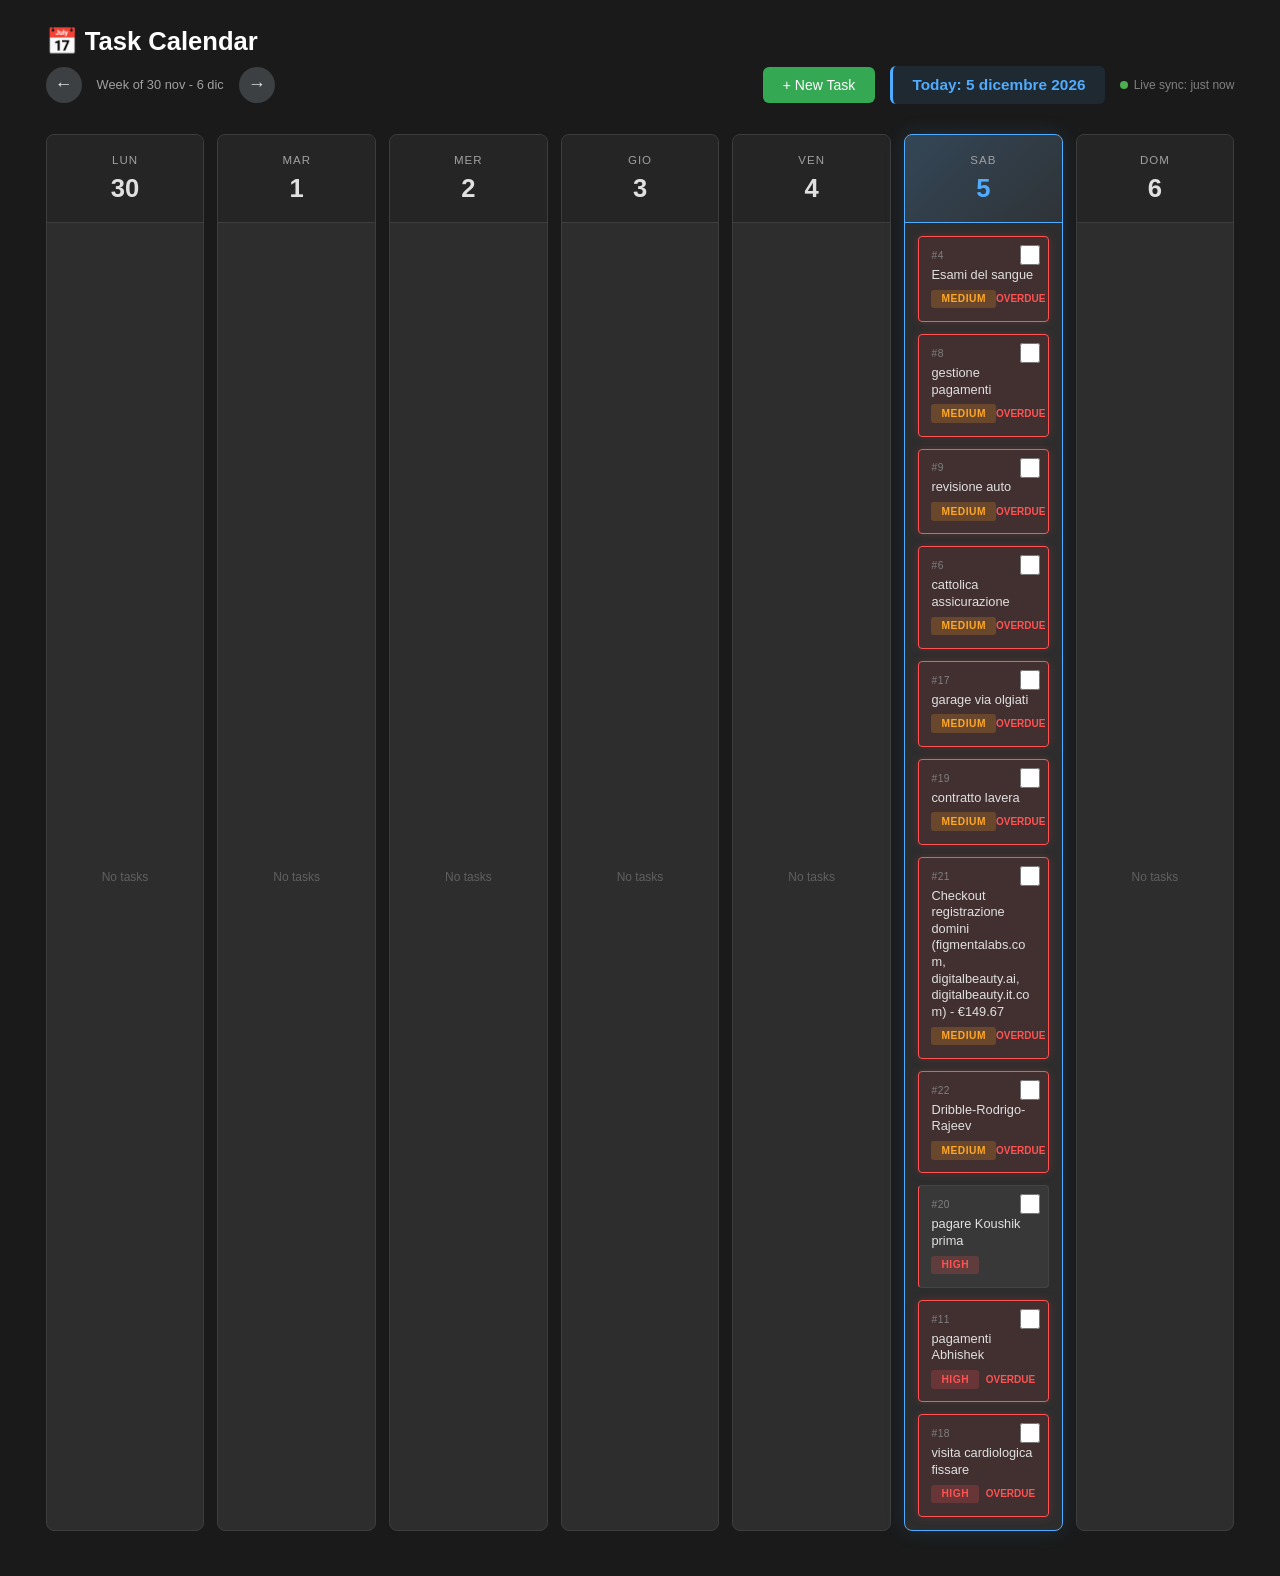
<file: tasker/calendar.html>
<!DOCTYPE html>
<html lang="it">
<head>
    <meta charset="UTF-8">
    <meta name="viewport" content="width=device-width, initial-scale=1.0">
    <title>Task Manager - Calendar View</title>
    <style>
        * {
            margin: 0;
            padding: 0;
            box-sizing: border-box;
        }

        body {
            font-family: -apple-system, BlinkMacSystemFont, 'Segoe UI', Roboto, Oxygen, Ubuntu, Cantarell, sans-serif;
            background-color: #1a1a1a;
            color: #e0e0e0;
            padding: clamp(12px, 2vw, 30px);
            min-height: 100vh;
        }

        .container {
            width: 100%;
            max-width: 100%;
            margin: 0 auto;
            padding: 0 20px;
        }

        .header {
            margin-bottom: 30px;
        }

        .header h1 {
            font-size: clamp(24px, 2vw, 42px);
            margin-bottom: 10px;
            color: #ffffff;
        }

        .header-info {
            display: flex;
            justify-content: space-between;
            align-items: center;
            flex-wrap: wrap;
            gap: 20px;
        }

        .week-info {
            font-size: clamp(12px, 1vw, 18px);
            color: #a0a0a0;
        }

        .today-date {
            font-size: clamp(14px, 1.2vw, 24px);
            font-weight: 600;
            color: #4facfe;
            padding: clamp(6px, 0.8vw, 12px) clamp(12px, 1.5vw, 24px);
            background-color: rgba(79, 172, 254, 0.1);
            border-radius: 6px;
            border-left: 3px solid #4facfe;
        }

        .sync-status {
            font-size: 12px;
            color: #808080;
            display: flex;
            align-items: center;
            gap: 6px;
        }

        .sync-dot {
            width: 8px;
            height: 8px;
            border-radius: 50%;
            background-color: #4caf50;
            animation: pulse 2s infinite;
        }

        @keyframes pulse {
            0%, 100% { opacity: 1; }
            50% { opacity: 0.5; }
        }

        .calendar {
            display: grid;
            grid-template-columns: repeat(7, 1fr);
            gap: clamp(8px, 1vw, 16px);
            margin-bottom: 20px;
            width: 100%;
        }

        .day-column {
            background-color: #2d2d2d;
            border-radius: 8px;
            overflow: hidden;
            display: flex;
            flex-direction: column;
            min-height: clamp(400px, 60vh, 800px);
            border: 1px solid #3d3d3d;
            transition: border-color 0.3s ease;
        }

        .day-column.today {
            border-color: #4facfe;
            box-shadow: 0 0 20px rgba(79, 172, 254, 0.15);
        }

        .day-header {
            background-color: #252525;
            padding: clamp(12px, 1.5vw, 20px) clamp(10px, 1vw, 16px);
            border-bottom: 1px solid #3d3d3d;
            text-align: center;
        }

        .day-header.today {
            background: linear-gradient(135deg, rgba(79, 172, 254, 0.2), rgba(79, 172, 254, 0.05));
            border-bottom-color: #4facfe;
        }

        .day-name {
            font-size: clamp(10px, 0.9vw, 14px);
            color: #a0a0a0;
            text-transform: uppercase;
            letter-spacing: 1px;
            margin-bottom: 8px;
        }

        .day-date {
            font-size: clamp(20px, 2vw, 36px);
            font-weight: 700;
            color: #e0e0e0;
        }

        .day-date.today {
            color: #4facfe;
        }

        .tasks-container {
            flex: 1;
            padding: clamp(8px, 1vw, 16px);
            overflow-y: auto;
            display: flex;
            flex-direction: column;
            gap: clamp(8px, 1vw, 12px);
        }

        .task-card {
            background-color: #383838;
            border-left: 4px solid #666;
            border-radius: 4px;
            padding: clamp(10px, 1vw, 16px);
            font-size: clamp(12px, 1vw, 16px);
            cursor: pointer;
            transition: all 0.2s ease;
            border: 1px solid #444;
            display: flex;
            flex-direction: column;
            gap: 6px;
        }

        .task-card:hover {
            background-color: #404040;
            transform: translateX(4px);
        }

        .task-card.priority-high {
            border-left-color: #ff5252;
        }

        .task-card.priority-medium {
            border-left-color: #ffa726;
        }

        .task-card.priority-low {
            border-left-color: #66bb6a;
        }

        .task-card.overdue {
            background-color: rgba(255, 82, 82, 0.1);
            border-color: #ff5252;
            border-left-color: #ff5252;
            box-shadow: 0 0 10px rgba(255, 82, 82, 0.2);
        }

        .task-id {
            font-size: clamp(9px, 0.8vw, 13px);
            color: #808080;
            text-transform: uppercase;
            letter-spacing: 0.5px;
        }

        .task-title {
            font-weight: 500;
            color: #e0e0e0;
            line-height: 1.3;
            word-break: break-word;
            font-size: clamp(12px, 1vw, 16px);
        }

        .task-meta {
            display: flex;
            justify-content: space-between;
            align-items: center;
            font-size: clamp(10px, 0.9vw, 13px);
        }

        .task-priority {
            display: inline-block;
            padding: clamp(2px, 0.3vw, 4px) clamp(6px, 0.8vw, 10px);
            border-radius: 3px;
            font-weight: 600;
            text-transform: uppercase;
            letter-spacing: 0.5px;
            font-size: clamp(9px, 0.8vw, 12px);
        }

        .task-priority.high {
            background-color: rgba(255, 82, 82, 0.2);
            color: #ff5252;
        }

        .task-priority.medium {
            background-color: rgba(255, 167, 38, 0.2);
            color: #ffa726;
        }

        .task-priority.low {
            background-color: rgba(102, 187, 106, 0.2);
            color: #66bb6a;
        }

        .task-due {
            color: #a0a0a0;
            font-size: 10px;
        }

        .task-due.overdue {
            color: #ff5252;
            font-weight: 600;
        }

        .no-tasks {
            color: #606060;
            text-align: center;
            padding: 20px 10px;
            font-size: 12px;
            flex: 1;
            display: flex;
            align-items: center;
            justify-content: center;
        }

        /* Scrollbar styling */
        .tasks-container::-webkit-scrollbar {
            width: 6px;
        }

        .tasks-container::-webkit-scrollbar-track {
            background: #2d2d2d;
        }

        .tasks-container::-webkit-scrollbar-thumb {
            background: #555;
            border-radius: 3px;
        }

        .tasks-container::-webkit-scrollbar-thumb:hover {
            background: #666;
        }

        /* Responsive */
        @media (max-width: 1200px) {
            .calendar {
                gap: 8px;
            }

            .day-column {
                min-height: 500px;
            }
        }

        @media (max-width: 768px) {
            body {
                padding: 12px;
            }

            .header h1 {
                font-size: 24px;
            }

            .calendar {
                grid-template-columns: repeat(4, 1fr);
                gap: 6px;
            }

            .day-column {
                min-height: 400px;
            }

            .day-header {
                padding: 12px 8px;
            }

            .day-date {
                font-size: 20px;
            }

            .day-name {
                font-size: 10px;
            }

            .tasks-container {
                padding: 8px;
                gap: 8px;
            }

            .task-card {
                padding: 10px;
                font-size: 12px;
            }
        }

        @media (max-width: 480px) {
            .calendar {
                grid-template-columns: repeat(2, 1fr);
            }

            .day-column {
                min-height: 350px;
            }

            .header-info {
                flex-direction: column;
                align-items: flex-start;
            }

            .today-date {
                width: 100%;
            }
        }

        /* Large screens (ultrawide) */
        @media (min-width: 1920px) {
            body {
                padding: 30px;
            }
            
            .container {
                padding: 0 40px;
            }
            
            .header h1 {
                font-size: 42px;
            }
            
            .week-info {
                font-size: 18px;
            }
            
            .today-date {
                font-size: 24px;
                padding: 12px 24px;
            }
            
            .calendar {
                gap: 16px;
            }
            
            .day-column {
                min-height: 700px;
            }
            
            .day-header {
                padding: 20px;
            }
            
            .day-name {
                font-size: 14px;
            }
            
            .day-date {
                font-size: 32px;
            }
            
            .tasks-container {
                padding: 16px;
                gap: 12px;
            }
            
            .task-card {
                padding: 16px;
                font-size: 15px;
            }
            
            .task-id {
                font-size: 13px;
            }
            
            .task-title {
                font-size: 15px;
            }
            
            .task-priority {
                font-size: 11px;
            }
        }

        /* Extra large screens (4K) */
        @media (min-width: 2560px) {
            .header h1 {
                font-size: 48px;
            }
            
            .day-column {
                min-height: 800px;
            }
            
            .day-date {
                font-size: 36px;
            }
            
            .task-card {
                font-size: 16px;
            }
        }

        /* Tooltip confirmation */
        .tooltip-confirm {
            position: fixed;
            background: #34a853;
            color: white;
            padding: 8px 16px;
            border-radius: 6px;
            font-size: 14px;
            font-weight: 500;
            z-index: 2000;
            opacity: 0;
            transform: translateY(10px);
            transition: all 0.3s ease;
            pointer-events: none;
            box-shadow: 0 4px 12px rgba(0,0,0,0.3);
        }

        .tooltip-confirm.show {
            opacity: 1;
            transform: translateY(0);
        }

        .error-message {
            background-color: rgba(255, 82, 82, 0.1);
            border: 1px solid #ff5252;
            border-radius: 6px;
            padding: 12px;
            margin-bottom: 20px;
            color: #ff5252;
            font-size: 13px;
        }

        /* Navigation & Actions */
        .week-nav {
            display: flex;
            align-items: center;
            gap: 15px;
        }

        .nav-btn {
            background: #3c4043;
            border: none;
            color: #e0e0e0;
            width: 36px;
            height: 36px;
            border-radius: 50%;
            cursor: pointer;
            font-size: 18px;
            display: flex;
            align-items: center;
            justify-content: center;
        }

        .nav-btn:hover { background: #5f6368; }

        .header-actions {
            display: flex;
            align-items: center;
            gap: 15px;
        }

        .add-btn {
            background: #34a853;
            color: white;
            border: none;
            padding: 10px 20px;
            border-radius: 6px;
            cursor: pointer;
            font-size: 14px;
            font-weight: 500;
        }

        .add-btn:hover { background: #2d8a47; }

        .save-btn {
            background: #fbbc05;
            color: #1a1a1a;
            border: none;
            padding: 10px 20px;
            border-radius: 6px;
            cursor: pointer;
            font-size: 14px;
            font-weight: 600;
        }

        .save-btn:hover { background: #f9a825; }

        /* Modal Styles */
        .modal {
            position: fixed;
            top: 0;
            left: 0;
            width: 100%;
            height: 100%;
            background: rgba(0, 0, 0, 0.8);
            backdrop-filter: blur(5px);
            display: flex;
            justify-content: center;
            align-items: center;
            z-index: 1000;
        }

        .modal-content {
            background: #2d2d2d;
            padding: 30px;
            border-radius: 12px;
            width: 90%;
            max-width: 500px;
            max-height: 80vh;
            overflow-y: auto;
        }

        .modal-content h2 {
            margin-bottom: 20px;
            color: #ffffff;
        }

        .form-group {
            margin-bottom: 20px;
        }

        .form-group label {
            display: block;
            margin-bottom: 8px;
            color: #a0a0a0;
            font-size: 14px;
        }

        .form-group input,
        .form-group select,
        .form-group textarea {
            width: 100%;
            padding: 12px;
            background: #1a1a1a;
            border: 1px solid #444;
            border-radius: 6px;
            color: #e0e0e0;
            font-size: 14px;
        }

        .form-group input:focus,
        .form-group select:focus,
        .form-group textarea:focus {
            outline: none;
            border-color: #4facfe;
        }

        .form-actions {
            display: flex;
            gap: 10px;
            justify-content: flex-end;
            margin-top: 25px;
        }

        .btn-cancel {
            background: transparent;
            border: 1px solid #666;
            color: #a0a0a0;
            padding: 10px 20px;
            border-radius: 6px;
            cursor: pointer;
        }

        .btn-cancel:hover {
            background: #333;
            color: #e0e0e0;
        }

        .btn-submit {
            background: #4facfe;
            border: none;
            color: #1a1a1a;
            padding: 10px 20px;
            border-radius: 6px;
            cursor: pointer;
            font-weight: 600;
        }

        .btn-submit:hover { background: #3d9bfa; }

        .btn-delete {
            background: #ff5252;
            border: none;
            color: white;
            padding: 10px 20px;
            border-radius: 6px;
            cursor: pointer;
        }

        .btn-delete:hover { background: #e04848; }

        .btn-secondary {
            background: #666;
            border: none;
            color: #e0e0e0;
            padding: 10px 20px;
            border-radius: 6px;
            cursor: pointer;
        }

        .btn-reset {
            background: transparent;
            border: none;
            color: #ff5252;
            padding: 10px 15px;
            border-radius: 6px;
            cursor: pointer;
            font-size: 14px;
            text-decoration: underline;
        }

        .btn-reset:hover {
            background: rgba(255, 82, 82, 0.1);
        }

        .save-actions {
            display: flex;
            align-items: center;
            gap: 10px;
        }

        /* Task completion toggle */
        .task-card {
            position: relative;
        }

        .task-complete-toggle {
            position: absolute;
            top: 8px;
            right: 8px;
            width: 20px;
            height: 20px;
            cursor: pointer;
            accent-color: #34a853;
        }

        .task-card.completed {
            opacity: 0.7;
        }

        .task-card.completed .task-title {
            text-decoration: line-through;
            color: #808080;
        }

        .save-actions {
            display: flex;
            align-items: center;
            gap: 10px;
        }

        /* Drag & Drop styles */
        .task-card.dragging {
            opacity: 0.5;
            cursor: grabbing;
        }

        .day-column.drag-over {
            background: rgba(79, 172, 254, 0.1);
            border: 2px dashed #4facfe;
        }

        .day-column {
            cursor: pointer;
        }

        .day-header {
            cursor: pointer;
        }

        .day-column:hover .day-header {
            background: #3a3a3a;
        }

        .json-export {
            width: 100%;
            height: 200px;
            background: #1a1a1a;
            border: 1px solid #444;
            border-radius: 6px;
            padding: 12px;
            color: #4facfe;
            font-family: monospace;
            font-size: 12px;
            margin-top: 15px;
            resize: none;
        }

        #changesPreview {
            margin-bottom: 15px;
        }

        #changesPreview ul {
            list-style: none;
            padding: 0;
        }

        #changesPreview li {
            padding: 8px 0;
            border-bottom: 1px solid #444;
            color: #e0e0e0;
        }
    </style>
</head>
<body>
    <div class="container">
        <div class="header">
            <h1>📅 Task Calendar</h1>
            <div class="header-info">
                <div class="week-nav">
                    <button class="nav-btn" onclick="changeWeek(-1)">←</button>
                    <div class="week-info">
                        Week of <span id="weekStart"></span> - <span id="weekEnd"></span>
                    </div>
                    <button class="nav-btn" onclick="changeWeek(1)">→</button>
                </div>
                <div class="header-actions">
                    <div class="save-actions" id="saveActions" style="display:none;">
                        <button id="saveChangesBtn" class="save-btn" onclick="showSaveModal()">💾 Save Changes</button>
                        <button class="btn-reset" onclick="resetChanges()">Reset</button>
                    </div>
                    <button class="add-btn" onclick="showCreateModal()">+ New Task</button>
                    <div class="today-date">
                        Today: <span id="todayDisplay"></span>
                    </div>
                    <div class="sync-status">
                        <div class="sync-dot"></div>
                        <span>Live sync: <span id="syncTime">just now</span></span>
                    </div>
                </div>
            </div>
        </div>

        <div id="errorContainer"></div>

        <div class="calendar" id="calendar"></div>
    </div>

    <!-- Create Task Modal -->
    <div id="createModal" class="modal" style="display:none;">
        <div class="modal-content">
            <h2>Create New Task</h2>
            <form id="createForm" onsubmit="handleCreateSubmit(event)">
                <div class="form-group">
                    <label>Title *</label>
                    <input type="text" id="newTaskTitle" required placeholder="Task title">
                </div>
                <div class="form-group">
                    <label>Due Date (optional)</label>
                    <input type="date" id="newTaskDate">
                </div>
                <div class="form-group">
                    <label>Priority</label>
                    <select id="newTaskPriority">
                        <option value="high">High</option>
                        <option value="medium" selected>Medium</option>
                        <option value="low">Low</option>
                    </select>
                </div>
                <div class="form-group">
                    <label>Notes</label>
                    <textarea id="newTaskNotes" rows="3" placeholder="Additional notes..."></textarea>
                </div>
                <div class="form-actions">
                    <button type="button" class="btn-cancel" onclick="closeCreateModal()">Cancel</button>
                    <button type="submit" class="btn-submit">Create Task</button>
                </div>
            </form>
        </div>
    </div>

    <!-- Edit Task Modal -->
    <div id="editModal" class="modal" style="display:none;">
        <div class="modal-content">
            <h2>Edit Task <span id="editTaskId"></span></h2>
            <form id="editForm" onsubmit="handleEditSubmit(event)">
                <input type="hidden" id="editTaskIdHidden">
                <div class="form-group">
                    <label>Title</label>
                    <input type="text" id="editTaskTitle" required>
                </div>
                <div class="form-group">
                    <label>Due Date</label>
                    <input type="date" id="editTaskDate">
                </div>
                <div class="form-group">
                    <label>Priority</label>
                    <select id="editTaskPriority">
                        <option value="high">High</option>
                        <option value="medium">Medium</option>
                        <option value="low">Low</option>
                    </select>
                </div>
                <div class="form-group">
                    <label>Notes</label>
                    <textarea id="editTaskNotes" rows="3"></textarea>
                </div>
                <div class="form-actions">
                    <button type="button" class="btn-cancel" onclick="closeEditModal()">Cancel</button>
                    <button type="button" class="btn-delete" onclick="deleteCurrentTask()">Delete</button>
                    <button type="submit" class="btn-submit">Save Changes</button>
                </div>
            </form>
        </div>
    </div>

    <!-- Save Changes Modal -->
    <div id="saveModal" class="modal" style="display:none;">
        <div class="modal-content">
            <h2>Save Changes</h2>
            <div id="changesPreview"></div>
            <textarea id="jsonExport" class="json-export" readonly></textarea>
            <div class="form-actions">
                <button type="button" class="btn-cancel" onclick="closeSaveModal()">Close</button>
                <button type="button" class="btn-submit" onclick="copyJSON()">📋 Copy JSON</button>
                <button type="button" class="btn-secondary" onclick="clearPendingChanges()">Clear All</button>
            </div>
        </div>
    </div>

    <script>
        // Configuration
        const CONFIG = {
            tasksPath: 'https://federiho.github.io/claw/tasker/tasks.json',
            syncInterval: 30000, // 30 seconds
            firstDayOfWeek: 1 // 0 = Sunday, 1 = Monday
        };

        // State
        let tasks = [];
        let lastSyncTime = new Date();

        /**
         * Get ISO date string for a date (local timezone)
         */
        function getDateString(date) {
            const year = date.getFullYear();
            const month = String(date.getMonth() + 1).padStart(2, '0');
            const day = String(date.getDate()).padStart(2, '0');
            return `${year}-${month}-${day}`;
        }

        /**
         * Parse date string to Date object (treating as local date)
         */
        function parseDateString(dateStr) {
            if (!dateStr) return null;
            const [year, month, day] = dateStr.split('-').map(Number);
            return new Date(year, month - 1, day);
        }

        /**
         * Format date for display
         */
        function formatDate(date) {
            return date.toLocaleDateString('it-IT', { 
                year: 'numeric', 
                month: 'long', 
                day: 'numeric' 
            });
        }

        /**
         * Get the start of the week
         */
        function getWeekStart(date) {
            const d = new Date(date);
            const day = d.getDay();
            const diff = d.getDate() - day + (CONFIG.firstDayOfWeek === 0 ? 0 : 1);
            return new Date(d.setDate(diff));
        }

        /**
         * Get array of 7 days starting from week start
         */
        function getWeekDays(startDate) {
            const days = [];
            for (let i = 0; i < 7; i++) {
                const d = new Date(startDate);
                d.setDate(d.getDate() + i);
                days.push(d);
            }
            return days;
        }

        function getCurrentWeekStart() {
            const today = new Date();
            const startOfWeek = new Date(today);
            startOfWeek.setDate(today.getDate() - today.getDay() + 1 + (currentWeekOffset * 7));
            startOfWeek.setHours(0, 0, 0, 0);
            return startOfWeek;
        }

        /**
         * Check if a date is today
         */
        function isToday(date) {
            const today = new Date();
            return date.getFullYear() === today.getFullYear() &&
                   date.getMonth() === today.getMonth() &&
                   date.getDate() === today.getDate();
        }

        /**
         * Check if a date is in the past
         */
        function isPast(date) {
            const today = new Date();
            today.setHours(0, 0, 0, 0);
            return date < today;
        }

        /**
         * Load tasks from JSON file (fallback to sample data if not available)
         */
        // Pending changes storage
        let pendingChanges = JSON.parse(localStorage.getItem('pendingChanges') || '[]');
        let currentWeekOffset = 0;

        async function loadTasks() {
            try {
                // Add cache-busting parameter
                const cacheBuster = '?t=' + Date.now();
                const response = await fetch(CONFIG.tasksPath + cacheBuster);
                if (!response.ok) throw new Error('File not found');
                const data = await response.json();
                tasks = applyPendingChanges(data.tasks || []);
            } catch (error) {
                console.error('Fetch error:', error);
                tasks = [];
                showError(`Could not load tasks.`);
            }
            renderCalendar();
            updatePendingChangesUI();
            updateLastSyncTime();
        }

        function applyPendingChanges(originalTasks) {
            let modifiedTasks = [...originalTasks];
            
            pendingChanges.forEach(change => {
                switch(change.type) {
                    case 'create':
                        modifiedTasks.push(change.data);
                        break;
                    case 'update':
                        const idx = modifiedTasks.findIndex(t => t.id === change.data.id);
                        if (idx !== -1) modifiedTasks[idx] = {...modifiedTasks[idx], ...change.data};
                        break;
                    case 'move':
                        const taskIdx = modifiedTasks.findIndex(t => t.id === change.data.id);
                        if (taskIdx !== -1) modifiedTasks[taskIdx].due = change.data.due;
                        break;
                    case 'delete':
                        modifiedTasks = modifiedTasks.filter(t => t.id !== change.data.id);
                        break;
                }
            });
            
            return modifiedTasks;
        }

        function addPendingChange(type, data) {
            // Apply change immediately to tasks for preview
            switch(type) {
                case 'create':
                    tasks.push(data);
                    break;
                case 'update':
                    const idx = tasks.findIndex(t => t.id === data.id);
                    if (idx !== -1) tasks[idx] = {...tasks[idx], ...data};
                    break;
                case 'move':
                    const taskIdx = tasks.findIndex(t => t.id === data.id);
                    if (taskIdx !== -1) tasks[taskIdx].due = data.due;
                    break;
                case 'delete':
                    tasks = tasks.filter(t => t.id !== data.id);
                    break;
            }
            
            // Remove any existing change for this task
            pendingChanges = pendingChanges.filter(c => !(c.data.id === data.id && c.type !== 'create'));
            pendingChanges.push({type, data, timestamp: new Date().toISOString()});
            localStorage.setItem('pendingChanges', JSON.stringify(pendingChanges));
            updatePendingChangesUI();
            renderCalendar();
        }

        function updatePendingChangesUI() {
            const count = pendingChanges.length;
            const actions = document.getElementById('saveActions');
            if (actions) {
                actions.style.display = count > 0 ? 'flex' : 'none';
                const btn = document.getElementById('saveChangesBtn');
                if (btn) btn.textContent = `💾 Save Changes (${count})`;
            }
        }

        function resetChanges() {
            if (confirm('Are you sure you want to reset all changes? This cannot be undone.')) {
                pendingChanges = [];
                localStorage.removeItem('pendingChanges');
                updatePendingChangesUI();
                loadTasks(); // Reload original data
            }
        }

        function showSaveModal() {
            const modal = document.getElementById('saveModal');
            const preview = document.getElementById('changesPreview');
            
            let html = '<h3>Changes to save:</h3><ul>';
            pendingChanges.forEach(c => {
                const action = c.type === 'create' ? 'Created' : c.type === 'update' ? 'Updated' : c.type === 'move' ? 'Moved' : 'Deleted';
                html += `<li><strong>${action}:</strong> #${c.data.id} - ${c.data.title || c.data.id}</li>`;
            });
            html += '</ul>';
            
            const exportData = {
                lastUpdated: new Date().toISOString(),
                changes: pendingChanges,
                tasks: tasks
            };
            
            document.getElementById('jsonExport').textContent = JSON.stringify(exportData, null, 2);
            preview.innerHTML = html;
            modal.style.display = 'flex';
        }

        function closeSaveModal() {
            document.getElementById('saveModal').style.display = 'none';
        }

        function copyJSON() {
            const json = document.getElementById('jsonExport').textContent;
            navigator.clipboard.writeText(json).then(() => {
                showTooltip('📋 Copied!');
            });
        }

        function showTooltip(message) {
            const tooltip = document.createElement('div');
            tooltip.className = 'tooltip-confirm';
            tooltip.textContent = message;
            document.body.appendChild(tooltip);
            
            // Position near the copy button
            const btn = document.querySelector('.btn-submit');
            if (btn) {
                const rect = btn.getBoundingClientRect();
                tooltip.style.left = rect.left + rect.width / 2 - tooltip.offsetWidth / 2 + 'px';
                tooltip.style.top = rect.top - 40 + 'px';
            }
            
            setTimeout(() => {
                tooltip.classList.add('show');
            }, 10);
            
            setTimeout(() => {
                tooltip.classList.remove('show');
                setTimeout(() => tooltip.remove(), 300);
            }, 2000);
        }

        function clearPendingChanges() {
            pendingChanges = [];
            localStorage.removeItem('pendingChanges');
            updatePendingChangesUI();
            closeSaveModal();
            loadTasks();
        }

        function changeWeek(delta) {
            currentWeekOffset += delta;
            renderCalendar();
        }

        /**
         * Show error message
         */
        function showError(message) {
            const container = document.getElementById('errorContainer');
            container.innerHTML = `<div class="error-message">⚠️ ${message}</div>`;
            setTimeout(() => {
                container.innerHTML = '';
            }, 5000);
        }

        /**
         * Get tasks for a specific date
         */
        function getTasksForDate(date) {
            const dateStr = getDateString(date);
            const today = new Date();
            today.setHours(0, 0, 0, 0);
            const todayStr = getDateString(today);

            return tasks.filter(task => {
                // Completed tasks - show on their original due date
                if (task.status === 'done') {
                    return task.due === dateStr;
                }
                
                // Tasks without due date go to today
                if (task.due === null || task.due === undefined) {
                    return dateStr === todayStr;
                }
                
                // Check if task is overdue (due date is before today)
                const taskDueDate = parseDateString(task.due);
                if (taskDueDate) taskDueDate.setHours(0, 0, 0, 0);
                const isOverdue = taskDueDate && taskDueDate < today;
                
                // If overdue, show on TODAY (rolling behavior)
                if (isOverdue) {
                    return dateStr === todayStr;
                }
                
                // Regular task - check if due date matches
                return task.due === dateStr;
            });
        }

        /**
         * Sort tasks by priority
         */
        function sortTasks(taskList) {
            const priorityOrder = { high: 0, medium: 1, low: 2 };
            return taskList.sort((a, b) => {
                return (priorityOrder[a.priority] || 3) - (priorityOrder[b.priority] || 3);
            });
        }

        /**
         * Create a task card HTML
         */
        function createTaskCard(task) {
            const dueDate = task.due ? new Date(task.due) : null;
            const isOverdue = dueDate && isPast(dueDate) && !isToday(dueDate);
            const isCompleted = task.status === 'done';
            
            let html = `<div class="task-card priority-${task.priority}${isOverdue ? ' overdue' : ''}${isCompleted ? ' completed' : ''}" draggable="true" data-task-id="${task.id}">`;
            html += `<input type="checkbox" class="task-complete-toggle" ${isCompleted ? 'checked' : ''} data-task-id="${task.id}" title="Mark as ${isCompleted ? 'incomplete' : 'complete'}">`;
            html += `<div class="task-id">#${task.id}</div>`;
            html += `<div class="task-title">${escapeHtml(task.title)}</div>`;
            html += `<div class="task-meta">`;
            html += `<span class="task-priority ${task.priority}">${task.priority}</span>`;
            
            if (isOverdue && !isCompleted) {
                html += `<span class="task-due overdue">OVERDUE</span>`;
            } else if (dueDate) {
                html += `<span class="task-due">${dueDate.toLocaleDateString('it-IT', { month: 'short', day: 'numeric' })}</span>`;
            }
            
            html += `</div></div>`;
            return html;
        }

        function toggleTaskComplete(taskId, isComplete) {
            const task = tasks.find(t => t.id === taskId);
            if (task) {
                const newStatus = isComplete ? 'done' : 'todo';
                addPendingChange('update', { id: taskId, status: newStatus });
            }
        }

        /**
         * Escape HTML special characters
         */
        function escapeHtml(text) {
            const map = {
                '&': '&amp;',
                '<': '&lt;',
                '>': '&gt;',
                '"': '&quot;',
                "'": '&#039;'
            };
            return text.replace(/[&<>"']/g, m => map[m]);
        }

        /**
         * Get day name
         */
        function getDayName(date) {
            return date.toLocaleDateString('it-IT', { weekday: 'short' }).toUpperCase();
        }

        /**
         * Render the calendar
         */
        function renderCalendar() {
            const today = new Date();
            const weekStart = getCurrentWeekStart();
            const weekDays = getWeekDays(weekStart);

            // Update header
            document.getElementById('weekStart').textContent = weekStart.toLocaleDateString('it-IT', { month: 'short', day: 'numeric' });
            const weekEnd = new Date(weekStart);
            weekEnd.setDate(weekEnd.getDate() + 6);
            document.getElementById('weekEnd').textContent = weekEnd.toLocaleDateString('it-IT', { month: 'short', day: 'numeric' });
            document.getElementById('todayDisplay').textContent = formatDate(today);

            // Render calendar
            const calendar = document.getElementById('calendar');
            calendar.innerHTML = '';

            weekDays.forEach(day => {
                const dayTasks = sortTasks(getTasksForDate(day));
                const isTodayFlag = isToday(day);
                const dateStr = getDateString(day);

                const dayColumn = document.createElement('div');
                dayColumn.className = `day-column${isTodayFlag ? ' today' : ''}`;
                dayColumn.setAttribute('data-date', dateStr);
                
                // Click on column to create task
                dayColumn.addEventListener('click', function(e) {
                    if (e.target === dayColumn || e.target.classList.contains('tasks-container') || e.target.classList.contains('no-tasks')) {
                        showCreateModal(dateStr);
                    }
                });

                let html = `<div class="day-header${isTodayFlag ? ' today' : ''}" data-date="${dateStr}">`;
                html += `<div class="day-name">${getDayName(day)}</div>`;
                html += `<div class="day-date${isTodayFlag ? ' today' : ''}">${day.getDate()}</div>`;
                html += `</div>`;
                html += `<div class="tasks-container">`;

                if (dayTasks.length === 0) {
                    html += `<div class="no-tasks">No tasks</div>`;
                } else {
                    dayTasks.forEach(task => {
                        html += createTaskCard(task);
                    });
                }

                html += `</div>`;
                dayColumn.innerHTML = html;
                
                // Click on header to create task
                const header = dayColumn.querySelector('.day-header');
                header.addEventListener('click', function(e) {
                    e.stopPropagation();
                    showCreateModal(dateStr);
                });
                
                calendar.appendChild(dayColumn);
            });
            
            // Setup drag & drop
            setupDragAndDrop();
            setupCheckboxListeners();
        }
        
        function setupCheckboxListeners() {
            const checkboxes = document.querySelectorAll('.task-complete-toggle');
            checkboxes.forEach(checkbox => {
                checkbox.addEventListener('click', function(e) {
                    e.stopPropagation();
                    const taskId = this.getAttribute('data-task-id');
                    toggleTaskComplete(taskId, this.checked);
                });
            });
        }
        
        function setupDragAndDrop() {
            const taskCards = document.querySelectorAll('.task-card');
            const dayColumns = document.querySelectorAll('.day-column');
            
            taskCards.forEach(card => {
                card.addEventListener('dragstart', handleDragStart);
                card.addEventListener('dragend', handleDragEnd);
            });
            
            dayColumns.forEach(column => {
                column.addEventListener('dragover', handleDragOver);
                column.addEventListener('dragleave', handleDragLeave);
                column.addEventListener('drop', handleDrop);
            });
        }
        
        let draggedTaskId = null;
        
        function handleDragStart(e) {
            draggedTaskId = this.getAttribute('data-task-id');
            this.classList.add('dragging');
            e.dataTransfer.effectAllowed = 'move';
        }
        
        function handleDragEnd(e) {
            this.classList.remove('dragging');
            draggedTaskId = null;
        }
        
        function handleDragOver(e) {
            e.preventDefault();
            e.dataTransfer.dropEffect = 'move';
            this.classList.add('drag-over');
        }
        
        function handleDragLeave(e) {
            this.classList.remove('drag-over');
        }
        
        function handleDrop(e) {
            e.preventDefault();
            this.classList.remove('drag-over');
            
            if (!draggedTaskId) return;
            
            const newDate = this.getAttribute('data-date');
            if (newDate) {
                addPendingChange('move', { id: draggedTaskId, due: newDate });
            }
        }

        /**
         * Update the last sync time display
         */
        function updateLastSyncTime() {
            const now = new Date();
            const seconds = Math.floor((now - lastSyncTime) / 1000);
            
            let timeText = 'just now';
            if (seconds >= 60) {
                timeText = `${Math.floor(seconds / 60)}m ago`;
            } else if (seconds > 0) {
                timeText = `${seconds}s ago`;
            }
            
            document.getElementById('syncTime').textContent = timeText;
            lastSyncTime = now;
        }

        /**
         * Initialize the app
         */
        async function init() {
            await loadTasks();
            renderCalendar();

            // Set up periodic sync
            setInterval(async () => {
                await loadTasks();
                renderCalendar();
            }, CONFIG.syncInterval);

            // Update time display
            setInterval(updateLastSyncTime, 5000);
        }

        // Modal Functions
        function showCreateModal(preselectedDate) {
            document.getElementById('createModal').style.display = 'flex';
            document.getElementById('newTaskDate').value = preselectedDate || getDateString(new Date());
        }

        function closeCreateModal() {
            document.getElementById('createModal').style.display = 'none';
            document.getElementById('createForm').reset();
        }

        function handleCreateSubmit(e) {
            e.preventDefault();
            const title = document.getElementById('newTaskTitle').value;
            const date = document.getElementById('newTaskDate').value || getDateString(new Date());
            const priority = document.getElementById('newTaskPriority').value;
            const notes = document.getElementById('newTaskNotes').value;

            const newTask = {
                id: 'new-' + Date.now(),
                title: title,
                due: date,
                priority: priority,
                status: 'todo',
                assignee: 'FHG',
                notes: notes
            };

            addPendingChange('create', newTask);
            closeCreateModal();
        }

        let currentEditTask = null;

        function showEditModal(taskId) {
            const task = tasks.find(t => t.id === taskId);
            if (!task) return;

            currentEditTask = task;
            document.getElementById('editTaskId').textContent = '#' + task.id;
            document.getElementById('editTaskIdHidden').value = task.id;
            document.getElementById('editTaskTitle').value = task.title;
            document.getElementById('editTaskDate').value = task.due || '';
            document.getElementById('editTaskPriority').value = task.priority || 'medium';
            document.getElementById('editTaskNotes').value = task.notes || '';
            document.getElementById('editModal').style.display = 'flex';
        }

        function closeEditModal() {
            document.getElementById('editModal').style.display = 'none';
            currentEditTask = null;
        }

        function handleEditSubmit(e) {
            e.preventDefault();
            if (!currentEditTask) return;

            const updatedTask = {
                id: currentEditTask.id,
                title: document.getElementById('editTaskTitle').value,
                due: document.getElementById('editTaskDate').value || null,
                priority: document.getElementById('editTaskPriority').value,
                notes: document.getElementById('editTaskNotes').value
            };

            addPendingChange('update', updatedTask);
            closeEditModal();
        }

        function deleteCurrentTask() {
            if (!currentEditTask) return;
            if (confirm('Are you sure you want to delete this task?')) {
                addPendingChange('delete', { id: currentEditTask.id });
                closeEditModal();
            }
        }

        // Make task cards clickable
        document.addEventListener('click', function(e) {
            // Don't open modal if clicking on checkbox or its container
            if (e.target.classList.contains('task-complete-toggle') || e.target.closest('.task-complete-toggle')) return;
            
            const taskCard = e.target.closest('.task-card');
            if (taskCard) {
                const taskId = taskCard.querySelector('.task-id').textContent.replace('#', '');
                showEditModal(taskId);
            }
        });

        // Start the app when DOM is ready
        if (document.readyState === 'loading') {
            document.addEventListener('DOMContentLoaded', init);
        } else {
            init();
        }
    </script>
</body>
</html>
</file>
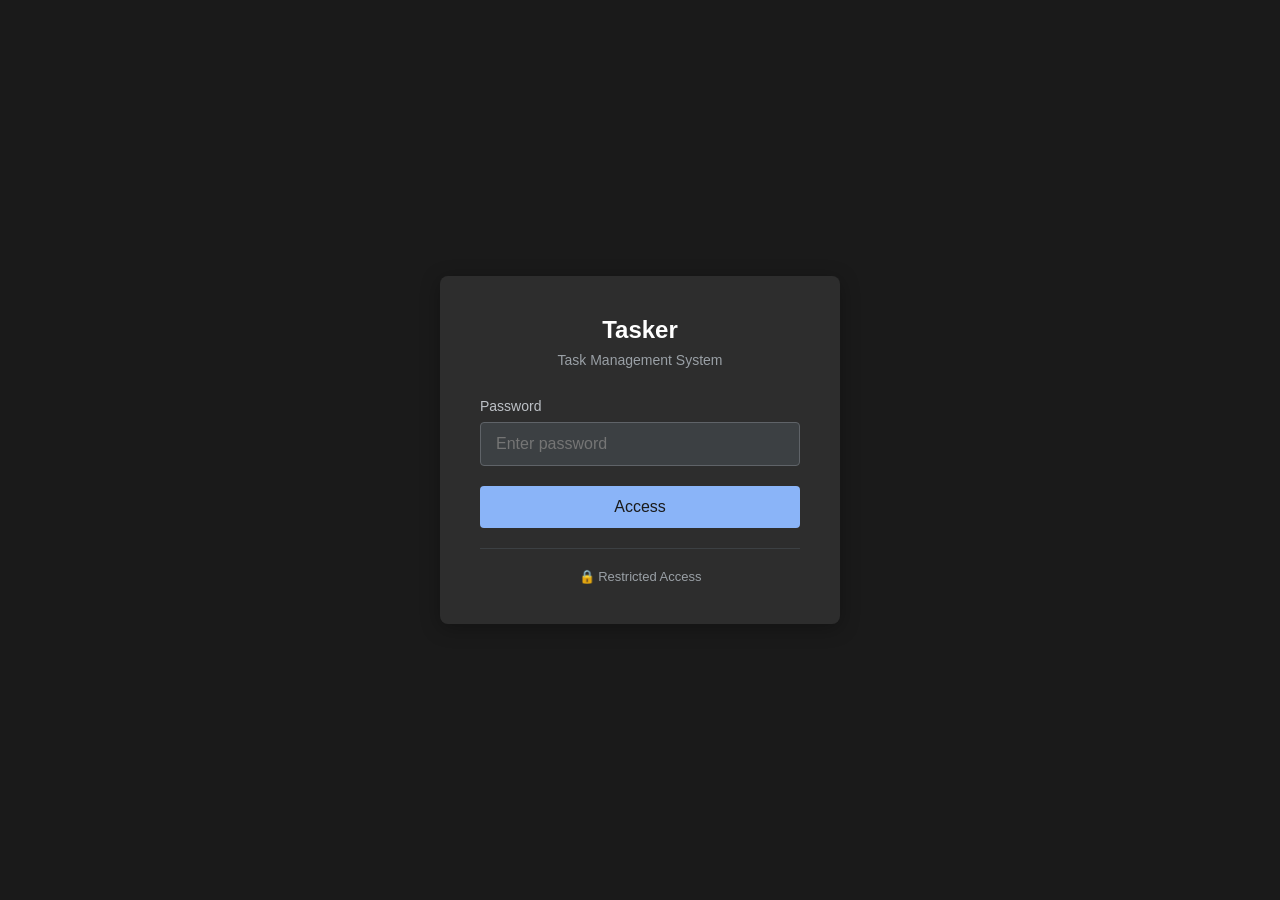
<file: tasker/dashboard.html>
<!DOCTYPE html>
<html lang="en">
<head>
    <meta charset="UTF-8">
    <meta name="viewport" content="width=device-width, initial-scale=1.0">
    <title>Tasker — Dashboard</title>
    <style>
        * { margin: 0; padding: 0; box-sizing: border-box; }
        body {
            background-color: #1a1a1a;
            color: #e8eaed;
            font-family: -apple-system, BlinkMacSystemFont, "Segoe UI", Roboto, sans-serif;
            min-height: 100vh;
        }
        .header {
            background: #2d2d2d;
            padding: 15px 30px;
            display: flex;
            justify-content: space-between;
            align-items: center;
            border-bottom: 1px solid #3c4043;
        }
        .header h1 { font-size: 20px; font-weight: 500; }
        .header-right {
            display: flex;
            align-items: center;
            gap: 20px;
        }
        .sync-status {
            display: flex;
            align-items: center;
            gap: 8px;
            font-size: 13px;
            color: #9aa0a6;
        }
        .sync-indicator {
            width: 8px;
            height: 8px;
            border-radius: 50%;
            background: #34a853;
            animation: pulse 2s infinite;
        }
        .sync-indicator.syncing {
            background: #fbbc05;
            animation: spin 1s linear infinite;
        }
        @keyframes pulse {
            0%, 100% { opacity: 1; }
            50% { opacity: 0.5; }
        }
        @keyframes spin {
            from { transform: rotate(0deg); }
            to { transform: rotate(360deg); }
        }
        .logout-btn {
            background: transparent;
            color: #8ab4f8;
            border: 1px solid #8ab4f8;
            padding: 8px 20px;
            border-radius: 4px;
            cursor: pointer;
            font-size: 14px;
        }
        .logout-btn:hover { background: rgba(138, 180, 248, 0.1); }
        
        .container { padding: 30px; max-width: 1400px; margin: 0 auto; }
        
        .stats-bar {
            display: flex;
            gap: 20px;
            margin-bottom: 30px;
        }
        .stat-card {
            background: #2d2d2d;
            padding: 20px 30px;
            border-radius: 8px;
            min-width: 150px;
        }
        .stat-value {
            font-size: 32px;
            font-weight: 600;
            color: #fff;
        }
        .stat-label {
            font-size: 13px;
            color: #9aa0a6;
            margin-top: 5px;
        }
        
        .kanban-board {
            display: grid;
            grid-template-columns: repeat(3, 1fr);
            gap: 20px;
        }
        .kanban-column {
            background: #2d2d2d;
            border-radius: 8px;
            padding: 20px;
            min-height: 500px;
        }
        .column-header {
            display: flex;
            align-items: center;
            justify-content: space-between;
            margin-bottom: 20px;
            padding-bottom: 15px;
            border-bottom: 2px solid #3c4043;
        }
        .column-title {
            font-size: 16px;
            font-weight: 500;
            display: flex;
            align-items: center;
            gap: 10px;
        }
        .column-count {
            background: #3c4043;
            padding: 2px 10px;
            border-radius: 12px;
            font-size: 13px;
            color: #9aa0a6;
        }
        .column-todo .column-header { border-color: #8ab4f8; }
        .column-progress .column-header { border-color: #fbbc05; }
        .column-done .column-header { border-color: #34a853; }
        
        .task-card {
            background: #1a1a1a;
            border: 1px solid #3c4043;
            border-radius: 8px;
            padding: 15px;
            margin-bottom: 15px;
            cursor: pointer;
            transition: all 0.2s;
        }
        .task-card:hover {
            border-color: #5f6368;
            transform: translateY(-2px);
            box-shadow: 0 4px 12px rgba(0,0,0,0.3);
        }
        .task-priority {
            display: inline-block;
            padding: 3px 10px;
            border-radius: 4px;
            font-size: 11px;
            font-weight: 600;
            text-transform: uppercase;
            margin-bottom: 10px;
        }
        .priority-high {
            background: rgba(234, 67, 53, 0.2);
            color: #ea4335;
        }
        .priority-medium {
            background: rgba(251, 188, 5, 0.2);
            color: #fbbc05;
        }
        .priority-low {
            background: rgba(52, 168, 83, 0.2);
            color: #34a853;
        }
        .task-title {
            font-size: 14px;
            font-weight: 500;
            margin-bottom: 10px;
            line-height: 1.4;
        }
        .task-meta {
            display: flex;
            align-items: center;
            justify-content: space-between;
            font-size: 12px;
            color: #9aa0a6;
        }
        .task-id {
            font-family: monospace;
            background: #3c4043;
            padding: 2px 8px;
            border-radius: 4px;
        }
        .task-due {
            display: flex;
            align-items: center;
            gap: 5px;
        }
        .task-due.overdue {
            color: #ea4335;
        }
        .task-due.soon {
            color: #fbbc05;
        }
        
        .empty-column {
            text-align: center;
            padding: 40px 20px;
            color: #5f6368;
            font-size: 14px;
        }
        
        .loading-overlay {
            position: fixed;
            top: 0;
            left: 0;
            width: 100%;
            height: 100%;
            background: rgba(26, 26, 26, 0.9);
            display: none;
            justify-content: center;
            align-items: center;
            z-index: 1000;
        }
        .loading-overlay.visible { display: flex; }
        .loading-spinner {
            width: 50px;
            height: 50px;
            border: 3px solid #3c4043;
            border-top-color: #8ab4f8;
            border-radius: 50%;
            animation: spin 1s linear infinite;
        }
    </style>
</head>
<body>
    <div class="header">
        <h1>Tasker — Task Management</h1>
        <div class="header-right">
            <div class="sync-status">
                <div class="sync-indicator" id="syncIndicator"></div>
                <span id="syncText">Live • Updated just now</span>
            </div>
            <button class="logout-btn" onclick="logout()">Logout</button>
        </div>
    </div>

    <div class="container">
        <div class="stats-bar">
            <div class="stat-card">
                <div class="stat-value" id="statTotal">0</div>
                <div class="stat-label">Total Tasks</div>
            </div>
            <div class="stat-card">
                <div class="stat-value" id="statTodo">0</div>
                <div class="stat-label">To Do</div>
            </div>
            <div class="stat-card">
                <div class="stat-value" id="statProgress">0</div>
                <div class="stat-label">In Progress</div>
            </div>
            <div class="stat-card">
                <div class="stat-value" id="statDone">0</div>
                <div class="stat-label">Done</div>
            </div>
        </div>

        <div class="kanban-board">
            <div class="kanban-column column-todo">
                <div class="column-header">
                    <div class="column-title">📋 To Do</div>
                    <div class="column-count" id="countTodo">0</div>
                </div>
                <div id="columnTodo"></div>
            </div>
            <div class="kanban-column column-progress">
                <div class="column-header">
                    <div class="column-title">⚡ In Progress</div>
                    <div class="column-count" id="countProgress">0</div>
                </div>
                <div id="columnProgress"></div>
            </div>
            <div class="kanban-column column-done">
                <div class="column-header">
                    <div class="column-title">✅ Done</div>
                    <div class="column-count" id="countDone">0</div>
                </div>
                <div id="columnDone"></div>
            </div>
        </div>
    </div>

    <div class="loading-overlay" id="loadingOverlay">
        <div class="loading-spinner"></div>
    </div>

    <script>
        // Auth check
        if (sessionStorage.getItem("tasker_auth") !== "true") {
            window.location.href = "index.html";
        }

        // Configuration
        const TASKS_URL = 'https://federiho.github.io/claw/tasker/tasks.json';
        const POLL_INTERVAL = 30000; // 30 seconds
        
        let lastUpdate = new Date();

        // Initial load
        loadTasks();
        
        // Start polling
        setInterval(loadTasks, POLL_INTERVAL);

        async function loadTasks() {
            const indicator = document.getElementById('syncIndicator');
            indicator.classList.add('syncing');
            
            try {
                // Add cache-buster to prevent caching
                const url = TASKS_URL + '?t=' + Date.now();
                const response = await fetch(url);
                
                if (!response.ok) {
                    throw new Error('Failed to fetch tasks');
                }
                
                const data = await response.json();
                renderTasks(data.tasks || []);
                updateStats(data.tasks || []);
                lastUpdate = new Date();
                updateSyncStatus();
                
            } catch (error) {
                console.error('Error loading tasks:', error);
                document.getElementById('syncText').textContent = 'Sync failed • Will retry';
            } finally {
                indicator.classList.remove('syncing');
            }
        }

        function renderTasks(tasks) {
            const todoContainer = document.getElementById('columnTodo');
            const progressContainer = document.getElementById('columnProgress');
            const doneContainer = document.getElementById('columnDone');
            
            todoContainer.innerHTML = '';
            progressContainer.innerHTML = '';
            doneContainer.innerHTML = '';
            
            let todoCount = 0, progressCount = 0, doneCount = 0;
            
            tasks.forEach(task => {
                const card = createTaskCard(task);
                
                switch(task.status) {
                    case 'todo':
                        todoContainer.appendChild(card);
                        todoCount++;
                        break;
                    case 'in_progress':
                        progressContainer.appendChild(card);
                        progressCount++;
                        break;
                    case 'done':
                        doneContainer.appendChild(card);
                        doneCount++;
                        break;
                }
            });
            
            // Show empty states
            if (todoCount === 0) {
                todoContainer.innerHTML = '<div class="empty-column">No tasks</div>';
            }
            if (progressCount === 0) {
                progressContainer.innerHTML = '<div class="empty-column">No tasks in progress</div>';
            }
            if (doneCount === 0) {
                doneContainer.innerHTML = '<div class="empty-column">No completed tasks</div>';
            }
            
            // Update counts
            document.getElementById('countTodo').textContent = todoCount;
            document.getElementById('countProgress').textContent = progressCount;
            document.getElementById('countDone').textContent = doneCount;
        }

        function createTaskCard(task) {
            const card = document.createElement('div');
            card.className = 'task-card';
            
            const dueDate = task.due ? new Date(task.due) : null;
            const today = new Date();
            const daysUntil = dueDate ? Math.ceil((dueDate - today) / (1000 * 60 * 60 * 24)) : null;
            
            let dueClass = '';
            let dueText = '';
            
            if (dueDate) {
                if (daysUntil < 0) {
                    dueClass = 'overdue';
                    dueText = `⏰ ${Math.abs(daysUntil)}d overdue`;
                } else if (daysUntil === 0) {
                    dueClass = 'soon';
                    dueText = '⏰ Today';
                } else if (daysUntil <= 3) {
                    dueClass = 'soon';
                    dueText = `⏰ ${daysUntil}d left`;
                } else {
                    dueText = `📅 ${dueDate.toLocaleDateString()}`;
                }
            }
            
            card.innerHTML = `
                <div class="task-priority priority-${task.priority || 'medium'}">${task.priority || 'medium'}</div>
                <div class="task-title">${task.title}</div>
                <div class="task-meta">
                    <span class="task-id">#${task.id}</span>
                    ${dueDate ? `<span class="task-due ${dueClass}">${dueText}</span>` : ''}
                </div>
            `;
            
            return card;
        }

        function updateStats(tasks) {
            document.getElementById('statTotal').textContent = tasks.length;
            document.getElementById('statTodo').textContent = tasks.filter(t => t.status === 'todo').length;
            document.getElementById('statProgress').textContent = tasks.filter(t => t.status === 'in_progress').length;
            document.getElementById('statDone').textContent = tasks.filter(t => t.status === 'done').length;
        }

        function updateSyncStatus() {
            const now = new Date();
            const diff = Math.floor((now - lastUpdate) / 1000);
            
            let text;
            if (diff < 60) {
                text = 'Updated just now';
            } else if (diff < 3600) {
                text = `Updated ${Math.floor(diff / 60)}m ago`;
            } else {
                text = `Updated ${Math.floor(diff / 3600)}h ago`;
            }
            
            document.getElementById('syncText').textContent = `Live • ${text}`;
        }

        // Update sync status every 10 seconds
        setInterval(updateSyncStatus, 10000);

        function logout() {
            sessionStorage.removeItem("tasker_auth");
            window.location.href = "index.html";
        }
    </script>
</body>
</html>
</file>
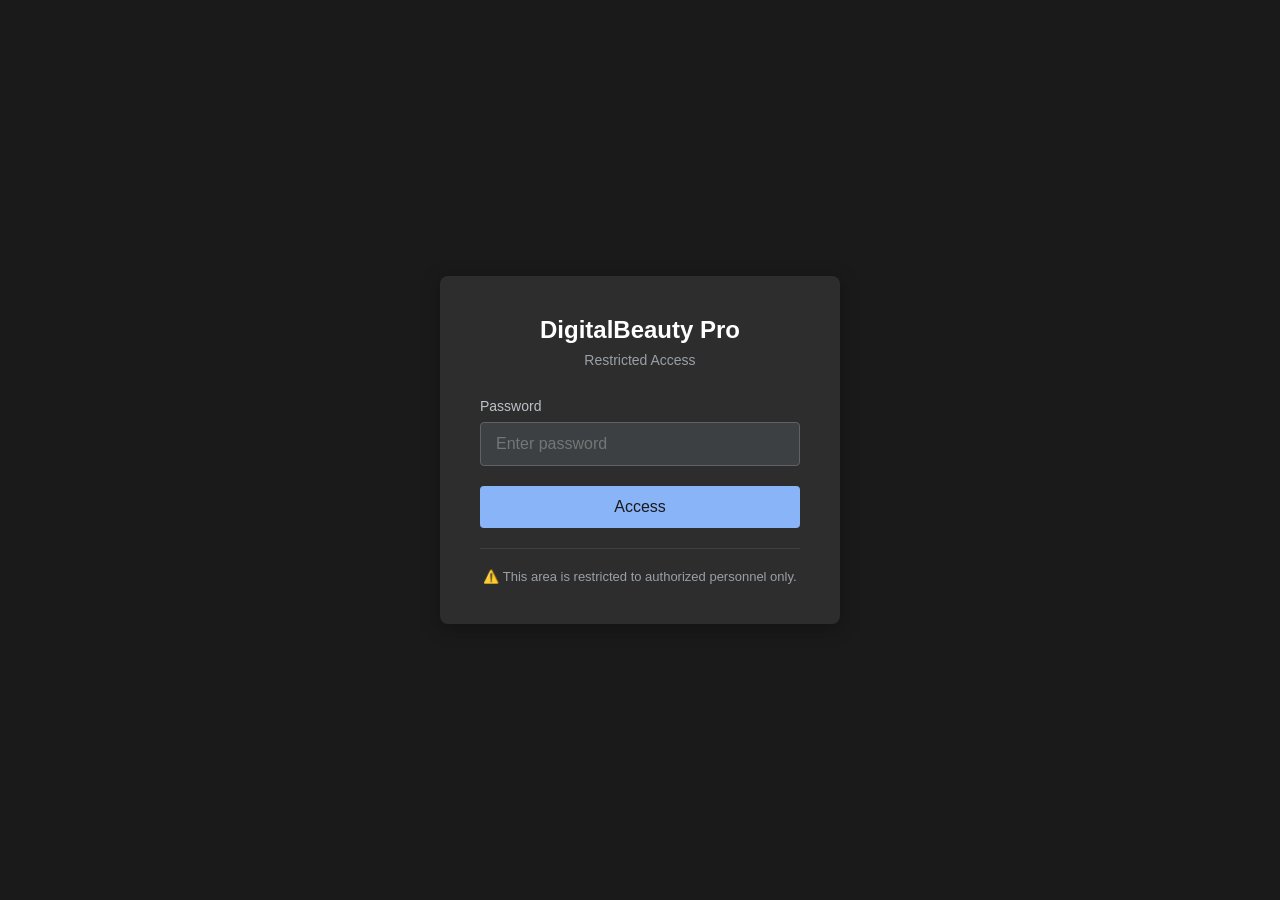
<file: digitalbeauty/docs/creator-integration-strategy.html>
<!DOCTYPE html>
<html lang="en">
<head>
    <meta charset="UTF-8">
    <meta name="viewport" content="width=device-width, initial-scale=1.0">
    <title>DigitalBeauty Pro — Creator Integration Strategy</title>
    <style>
        * { margin: 0; padding: 0; box-sizing: border-box; }
        body {
            background-color: #1a1a1a;
            color: #e8eaed;
            font-family: -apple-system, BlinkMacSystemFont, "Segoe UI", Roboto, sans-serif;
            line-height: 1.6;
            padding: 40px 20px;
        }
        .container {
            max-width: 900px;
            margin: 0 auto;
            background: #2d2d2d;
            padding: 40px;
            border-radius: 8px;
        }
        .back-link {
            color: #8ab4f8;
            text-decoration: none;
            font-size: 14px;
            display: inline-block;
            margin-bottom: 30px;
        }
        .back-link:hover { text-decoration: underline; }
        h1 {
            color: #fff;
            font-size: 28px;
            margin-bottom: 10px;
            border-bottom: 2px solid #8ab4f8;
            padding-bottom: 15px;
        }
        h2 {
            color: #8ab4f8;
            font-size: 22px;
            margin-top: 50px;
            margin-bottom: 20px;
        }
        h3 {
            color: #fff;
            font-size: 18px;
            margin-top: 35px;
            margin-bottom: 15px;
            border-left: 4px solid #fbbc05;
            padding-left: 15px;
        }
        p {
            margin-bottom: 15px;
            color: #e8eaed;
        }
        ul, ol {
            margin-left: 30px;
            margin-bottom: 20px;
        }
        li {
            margin-bottom: 10px;
        }
        .highlight-box {
            background: rgba(138, 180, 248, 0.1);
            border: 2px solid #8ab4f8;
            border-radius: 8px;
            padding: 25px;
            margin: 30px 0;
        }
        .highlight-box h2 {
            color: #8ab4f8;
            margin-top: 0;
        }
        .warning-box {
            background: rgba(251, 188, 5, 0.1);
            border-left: 4px solid #fbbc05;
            padding: 20px;
            margin: 20px 0;
            border-radius: 4px;
        }
        .danger-box {
            background: rgba(234, 67, 53, 0.1);
            border-left: 4px solid #ea4335;
            padding: 20px;
            margin: 20px 0;
            border-radius: 4px;
        }
        .success-box {
            background: rgba(52, 168, 83, 0.1);
            border-left: 4px solid #34a853;
            padding: 20px;
            margin: 20px 0;
            border-radius: 4px;
        }
        .comparison-table {
            display: grid;
            grid-template-columns: 1fr 1fr;
            gap: 20px;
            margin: 25px 0;
        }
        .comparison-col {
            background: rgba(0, 0, 0, 0.3);
            border-radius: 8px;
            padding: 20px;
        }
        .comparison-col h4 {
            color: #8ab4f8;
            margin-top: 0;
            margin-bottom: 15px;
            font-size: 16px;
        }
        .creator-col {
            border: 1px solid #8ab4f8;
        }
        .brand-col {
            border: 1px solid #34a853;
        }
        .brand-col h4 {
            color: #34a853;
        }
        .phase-card {
            background: rgba(138, 180, 248, 0.05);
            border: 1px solid #3c4043;
            border-left: 4px solid #8ab4f8;
            border-radius: 8px;
            padding: 25px;
            margin: 25px 0;
        }
        .phase-card h3 {
            border-left: none;
            padding-left: 0;
            margin-top: 0;
            color: #8ab4f8;
        }
        .entity-box {
            background: #1a1a1a;
            border: 2px solid #8ab4f8;
            border-radius: 8px;
            padding: 20px;
            margin: 15px 0;
        }
        .entity-box h4 {
            color: #8ab4f8;
            margin-top: 0;
            margin-bottom: 10px;
        }
        .divider {
            height: 1px;
            background: #3c4043;
            margin: 40px 0;
        }
        .opportunity-box {
            background: rgba(52, 168, 83, 0.15);
            border: 2px solid #34a853;
            border-radius: 8px;
            padding: 30px;
            margin: 30px 0;
        }
        .opportunity-box h2 {
            color: #34a853;
            margin-top: 0;
        }
    </style>
</head>
<body>
    <div class="container">
        <a href="../dashboard.html" class="back-link">← Back to Documents</a>
        
        <h1>Creator Integration Strategy</h1>

        <div class="highlight-box">
            <p style="font-size: 18px; margin-bottom: 0;"><strong>Not inserting creators in the initial phase is NOT a critical error.</strong></p>
            <p style="margin-top: 15px; margin-bottom: 0;">But it becomes a serious strategic error if you do not integrate them during the scaling phase of the product.</p>
            <p style="margin-top: 15px; margin-bottom: 0; color: #9aa0a6;">The difference is temporal and architectural.</p>
        </div>

        <div class="divider"></div>

        <h2>1) First Truth: Creators and Brands Have Completely Different Roles</h2>
        <div class="comparison-table">
            <div class="comparison-col brand-col">
                <h4>🏢 Brands</h4>
                <p style="font-weight: 600; color: #34a853;">stabilizers of language</p>
            </div>
            <div class="comparison-col creator-col">
                <h4>👤 Creators</h4>
                <p style="font-weight: 600; color: #8ab4f8;">generators of language</p>
            </div>
        </div>

        <div class="warning-box">
            <p style="font-size: 16px; margin-bottom: 0;"><strong>The real sequence of the market is this:</strong></p>
            <p style="margin-top: 10px; color: #8ab4f8; font-weight: 600;">creator → challenger brands → mid brands → large brands</p>
        </div>

        <p>If you observe only brands, you are observing <strong>propagation</strong>. Not the <strong>origin</strong>.</p>
        <p>This does not make the product useless. But it limits your ability to <strong>anticipate</strong>.</p>

        <div class="divider"></div>

        <h2>2) But the Fact That You Do Not Have Them Today Is NOT a Critical Problem</h2>
        <div class="success-box">
            <p style="margin-bottom: 0;"><strong>For a precise reason:</strong> your initial wedge is not "predicting trends."</p>
        </div>
        <p style="font-size: 18px; color: #34a853; font-weight: 600;">It is: creative monitoring and competitive awareness.</p>
        <p>And this happens primarily at the <strong>brand level</strong>.</p>
        <p>The social media manager monitors competitor brands, not creators.</p>
        <p style="color: #34a853; font-weight: 600;">So for the initial wedge, you are aligned.</p>

        <div class="divider"></div>

        <h2>3) Where Creators Become Critical (Later Phase)</h2>
        <p>They become critical when you want to dominate this layer:</p>
        <div class="highlight-box">
            <p style="font-size: 20px; margin-bottom: 0; font-weight: 600; color: #fbbc05;">early microtrend detection</p>
        </div>
        <p>Because microtrends almost always emerge first among creators.</p>

        <div class="warning-box">
            <p><strong>Real example:</strong> raw selfie format</p>
            <p style="margin-bottom: 0; color: #8ab4f8;">creator adoption → brand adoption → mainstream</p>
        </div>

        <p>If you have creators in the dataset, you can detect the trend <strong>weeks earlier</strong>.</p>
        <p style="color: #34a853; font-weight: 600;">This is an enormous advantage.</p>

        <div class="divider"></div>

        <h2>4) The Real Mistake Would Be Treating Creators Exactly Like Brands</h2>
        <div class="danger-box">
            <p style="font-size: 18px; margin-bottom: 0;"><strong>They are not equivalent.</strong></p>
        </div>
        <p>If you insert them as "brands," you lose information.</p>

        <div class="comparison-table">
            <div class="comparison-col creator-col">
                <h4>👤 Creator Dynamics</h4>
                <ul style="margin-left: 0; padding-left: 20px;">
                    <li>high frequency</li>
                    <li>high experimentation</li>
                    <li>high variability</li>
                </ul>
            </div>
            <div class="comparison-col brand-col">
                <h4>🏢 Brand Dynamics</h4>
                <ul style="margin-left: 0; padding-left: 20px;">
                    <li>low frequency</li>
                    <li>high consistency</li>
                    <li>low variability</li>
                </ul>
            </div>
        </div>

        <p style="color: #fbbc05; font-weight: 600;">The detection engine must take this into account.</p>

        <div class="divider"></div>

        <h2>5) The Correct Strategy Is Not "Adding Creators"</h2>
        <div class="highlight-box">
            <p style="font-size: 18px; margin-bottom: 0;"><strong>It is creating a new entity type in the system.</strong></p>
        </div>

        <div class="entity-box">
            <h4>Entity Type A: Brand</h4>
        </div>
        <div class="entity-box">
            <h4>Entity Type B: Creator</h4>
        </div>

        <p style="text-align: center; font-size: 18px; font-weight: 600;">Both in the system. But treated differently.</p>

        <div class="divider"></div>

        <h2>6) The Correct Way to Integrate Them (Precise Recommendation)</h2>
        <div class="warning-box">
            <p style="margin-bottom: 0;"><strong>Do not immediately add thousands of creators.</strong></p>
        </div>

        <div class="success-box">
            <p style="font-size: 18px; margin-bottom: 0;">Add <strong>50–100 highly selected creators.</strong></p>
        </div>

        <p><strong>Selection criteria:</strong></p>
        <ul>
            <li>creators followed by brands</li>
            <li>creators frequently imitated</li>
            <li>creators with high aesthetic innovation</li>
        </ul>

        <div class="danger-box">
            <p style="margin-bottom: 0;"><strong>Not creators with more followers.</strong> Follower count is a misleading metric.</p>
        </div>

        <p style="color: #34a853; font-weight: 600;">Innovation rate is more important.</p>

        <div class="divider"></div>

        <h2>7) The Real Value of Creators in Your System</h2>
        <p>It is not monitoring. It is this:</p>
        <div class="highlight-box">
            <p style="font-size: 20px; margin-bottom: 0; font-weight: 600; color: #8ab4f8;">early signal amplification</p>
        </div>

        <div class="warning-box">
            <p><strong>Concrete example:</strong></p>
            <p>creator publishes a new format → engine detects anomaly → 2 weeks later brand adopts it</p>
            <p style="margin-top: 15px; margin-bottom: 0;"><strong>Your system can show:</strong> <span style="color: #8ab4f8;">"pattern originated from creators"</span></p>
        </div>

        <p style="color: #34a853; font-weight: 600;">This is real intelligence.</p>

        <div class="divider"></div>

        <h2>8) Your Current Architecture Is Already Ready to Support Them</h2>
        <div class="comparison-table">
            <div class="comparison-col">
                <h4>✓ Explore</h4>
                <p style="margin-bottom: 0; color: #34a853;">already compatible</p>
            </div>
            <div class="comparison-col">
                <h4>✓ Signals</h4>
                <p style="margin-bottom: 0; color: #34a853;">already compatible</p>
            </div>
        </div>

        <div class="success-box">
            <p style="margin-bottom: 0;"><strong>Detection engine:</strong> already compatible</p>
        </div>

        <p>You only need to add entity type.</p>
        <p style="color: #34a853; font-weight: 600;">No need to change core system.</p>

        <div class="divider"></div>

        <h2>9) Real Priority (Important)</h2>
        <div class="comparison-table">
            <div class="comparison-col">
                <h4>Initial PMF</h4>
                <p style="margin-bottom: 0; color: #9aa0a6;">Not urgent</p>
            </div>
            <div class="comparison-col">
                <h4>Future Defensibility</h4>
                <p style="margin-bottom: 0; color: #fbbc05; font-weight: 600;">Critical</p>
            </div>
        </div>

        <p style="font-size: 18px; font-weight: 600;">Correct order:</p>

        <div class="phase-card">
            <h3>Phase 1 — Dominate Brand Monitoring</h3>
            <p style="margin-bottom: 0; color: #34a853;">You are here ✓</p>
        </div>

        <div class="phase-card">
            <h3>Phase 2 — Add Creator Layer</h3>
            <p style="margin-bottom: 0; color: #9aa0a6;">Target: 3–6 months</p>
        </div>

        <div class="phase-card">
            <h3>Phase 3 — Dominate Trend Propagation Intelligence</h3>
            <p style="margin-bottom: 0; color: #9aa0a6;">Full moat established</p>
        </div>

        <p style="color: #34a853; font-weight: 600;">You are in phase 1. So you are aligned.</p>

        <div class="divider"></div>

        <h2>10) The Real Risk of Never Adding Them</h2>
        <div class="comparison-table">
            <div class="comparison-col" style="opacity: 0.6;">
                <h4>Without Creators</h4>
                <p style="font-size: 16px; color: #ea4335;">monitoring tool</p>
            </div>
            <div class="comparison-col creator-col">
                <h4>With Creators</h4>
                <p style="font-size: 16px; color: #34a853; font-weight: 600;">change detection system</p>
            </div>
        </div>

        <p style="font-size: 18px; text-align: center; margin: 30px 0;"><strong>This is the difference between a good SaaS and a category leader.</strong></p>

        <div class="divider"></div>

        <h2>11) Concrete Practical Recommendation</h2>
        <div class="warning-box">
            <p style="margin-bottom: 0;"><strong>Do not add creators immediately.</strong></p>
        </div>
        <p>But design the system to support them easily.</p>
        <p>And plan this milestone:</p>
        <div class="highlight-box">
            <p style="font-size: 20px; margin-bottom: 0; font-weight: 600; color: #fbbc05;">Within 3–6 months, add creator layer.</p>
        </div>

        <div class="divider"></div>

        <h2>12) Final Honest Evaluation</h2>
        <div class="comparison-table">
            <div class="comparison-col">
                <h4>Current Situation</h4>
                <p style="color: #34a853; margin-bottom: 0; font-weight: 600;">correct ✓</p>
            </div>
            <div class="comparison-col" style="opacity: 0.6;">
                <h4>Future Without Creators</h4>
                <p style="color: #fbbc05; margin-bottom: 0;">limiting</p>
            </div>
            <div class="comparison-col creator-col">
                <h4>Future With Creators</h4>
                <p style="color: #34a853; margin-bottom: 0; font-weight: 600;">much stronger moat</p>
            </div>
        </div>

        <div class="divider"></div>

        <h2>13) The Real Enormous Opportunity</h2>
        <div class="opportunity-box">
            <p style="font-size: 18px; margin-bottom: 20px;">When you have:</p>
            <ul style="font-size: 16px;">
                <li>brand layer</li>
                <li>creator layer</li>
                <li>signal detection engine</li>
            </ul>
            <p style="font-size: 18px; margin-top: 20px; margin-bottom: 0;">You will have something that very few systems in the world have:</p>
            <p style="font-size: 22px; margin-top: 15px; margin-bottom: 0; color: #34a853; font-weight: 700;">full propagation graph of visual communication change</p>
        </div>

        <div class="success-box">
            <p style="font-size: 18px; margin-bottom: 0; text-align: center;"><strong>This is extremely powerful.</strong></p>
        </div>
    </div>

    <script>
        if (sessionStorage.getItem("authenticated") !== "true") {
            window.location.href = "../index.html";
        }
    </script>
</body>
</html>
</file>
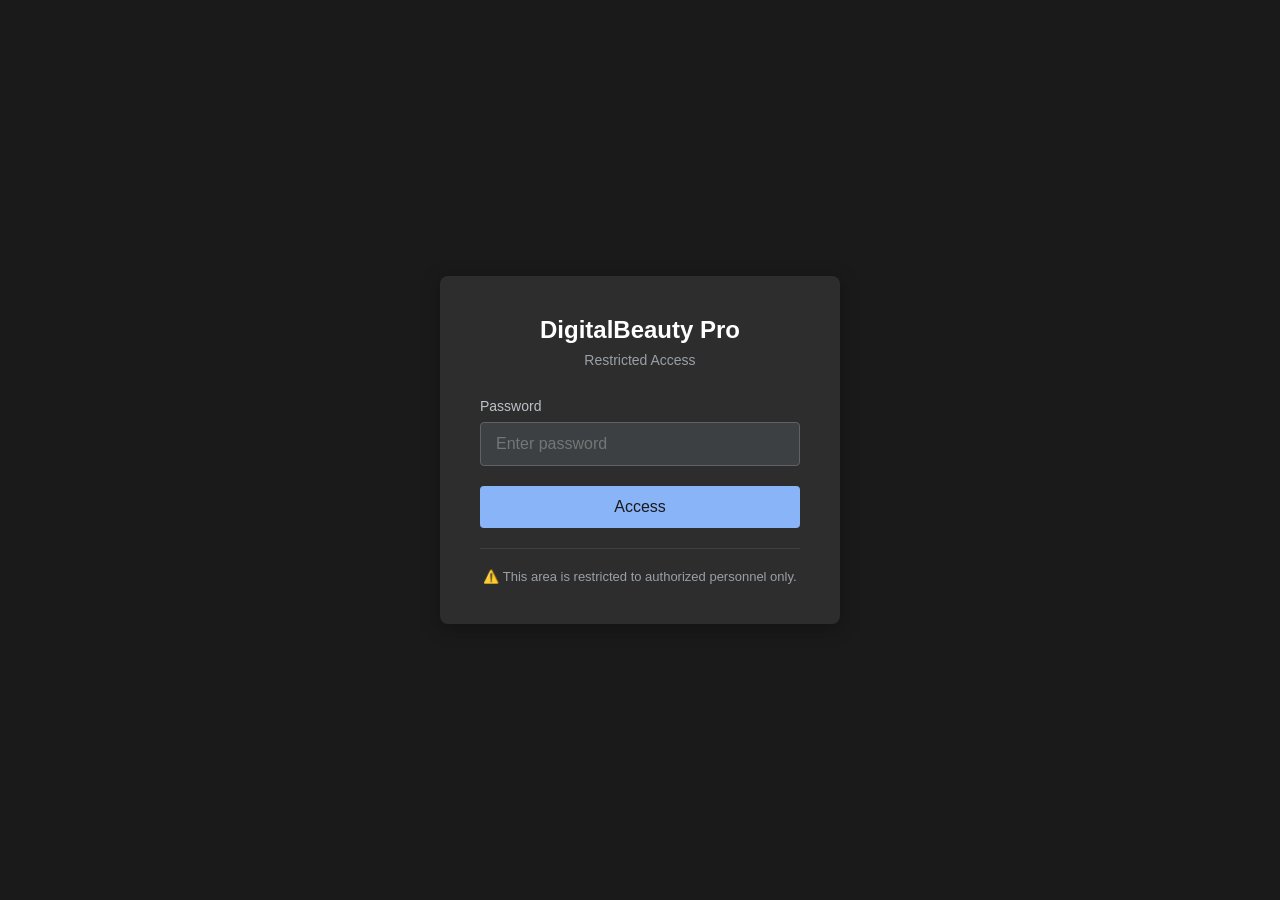
<file: digitalbeauty/docs/ideal-customer-profile.html>
<!DOCTYPE html>
<html lang="en">
<head>
    <meta charset="UTF-8">
    <meta name="viewport" content="width=device-width, initial-scale=1.0">
    <title>DigitalBeauty Pro — Ideal Customer Profile</title>
    <style>
        * { margin: 0; padding: 0; box-sizing: border-box; }
        body {
            background-color: #1a1a1a;
            color: #e8eaed;
            font-family: -apple-system, BlinkMacSystemFont, "Segoe UI", Roboto, sans-serif;
            line-height: 1.6;
            padding: 40px 20px;
        }
        .container {
            max-width: 900px;
            margin: 0 auto;
            background: #2d2d2d;
            padding: 40px;
            border-radius: 8px;
        }
        .back-link {
            color: #8ab4f8;
            text-decoration: none;
            font-size: 14px;
            display: inline-block;
            margin-bottom: 30px;
        }
        .back-link:hover { text-decoration: underline; }
        h1 {
            color: #fff;
            font-size: 28px;
            margin-bottom: 10px;
            border-bottom: 2px solid #8ab4f8;
            padding-bottom: 15px;
        }
        .subtitle {
            color: #9aa0a6;
            font-size: 16px;
            margin-bottom: 40px;
        }
        h2 {
            color: #8ab4f8;
            font-size: 22px;
            margin-top: 50px;
            margin-bottom: 20px;
        }
        h3 {
            color: #fff;
            font-size: 18px;
            margin-top: 35px;
            margin-bottom: 15px;
            border-left: 4px solid #8ab4f8;
            padding-left: 15px;
        }
        h4 {
            color: #bdc1c6;
            font-size: 14px;
            margin-top: 20px;
            margin-bottom: 10px;
            text-transform: uppercase;
            letter-spacing: 1px;
        }
        p {
            margin-bottom: 15px;
            color: #e8eaed;
        }
        ul, ol {
            margin-left: 30px;
            margin-bottom: 20px;
        }
        li {
            margin-bottom: 10px;
        }
        .icp-card {
            background: rgba(138, 180, 248, 0.05);
            border: 1px solid #3c4043;
            border-radius: 8px;
            padding: 25px;
            margin: 25px 0;
        }
        .icp-card h3 {
            border-left: none;
            padding-left: 0;
            margin-top: 0;
            color: #8ab4f8;
        }
        .tag {
            display: inline-block;
            background: rgba(138, 180, 248, 0.2);
            color: #8ab4f8;
            padding: 4px 12px;
            border-radius: 4px;
            font-size: 12px;
            margin-right: 10px;
            margin-bottom: 10px;
        }
        .tag-high {
            background: rgba(52, 168, 83, 0.2);
            color: #34a853;
        }
        .tag-medium {
            background: rgba(251, 188, 5, 0.2);
            color: #fbbc05;
        }
        .tag-low {
            background: rgba(234, 67, 53, 0.2);
            color: #ea4335;
        }
        .pricing {
            font-size: 20px;
            color: #34a853;
            font-weight: 600;
            margin: 10px 0;
        }
        .recommendation {
            background: rgba(52, 168, 83, 0.1);
            border-left: 4px solid #34a853;
            padding: 20px;
            margin: 30px 0;
            border-radius: 4px;
        }
        .recommendation h3 {
            color: #34a853;
            margin-top: 0;
        }
        .warning-box {
            background: rgba(251, 188, 5, 0.1);
            border-left: 4px solid #fbbc05;
            padding: 20px;
            margin: 20px 0;
            border-radius: 4px;
        }
        .divider {
            height: 1px;
            background: #3c4043;
            margin: 40px 0;
        }
        .priority-list {
            counter-reset: priority;
        }
        .priority-list li {
            list-style: none;
            position: relative;
            padding-left: 40px;
        }
        .priority-list li::before {
            counter-increment: priority;
            content: counter(priority);
            position: absolute;
            left: 0;
            top: 0;
            width: 28px;
            height: 28px;
            background: #8ab4f8;
            color: #000;
            border-radius: 50%;
            display: flex;
            align-items: center;
            justify-content: center;
            font-weight: bold;
            font-size: 14px;
        }
        .check-item::before {
            content: "✓";
            color: #34a853;
            margin-right: 10px;
            font-weight: bold;
        }
    </style>
</head>
<body>
    <div class="container">
        <a href="../dashboard.html" class="back-link">← Back to Documents</a>
        
        <h1>DigitalBeauty Pro — Ideal Customer Profile</h1>
        <div class="subtitle">Strategic Targeting & Positioning Document</div>

        <h2>1) ICP × Job-to-be-Done Matrix</h2>
        <p>Not all users who find the product interesting will pay. You need to identify who has:</p>
        <ul>
            <li class="check-item">frequent pain,</li>
            <li class="check-item">budget,</li>
            <li class="check-item">and decision-making authority.</li>
        </ul>
        <p>Below is the real map, based on how these teams work today.</p>

        <div class="icp-card">
            <h3>ICP 1 — Social Media Manager (fashion / beauty / luxury brands)</h3>
            <span class="tag tag-high">CONVERSION: HIGHEST</span>
            <div class="pricing">$39–$99/month per seat</div>
            
            <h4>Job-to-be-Done</h4>
            <p>Wants to answer:</p>
            <ul>
                <li>what are other brands doing right now</li>
                <li>what's working</li>
                <li>what should we do next week</li>
            </ul>
            <p><strong>Not in 3 months. Now.</strong></p>
            
            <h4>How they work today</h4>
            <p>Real method:</p>
            <ul>
                <li>follows 50–200 accounts manually</li>
                <li>saves posts on Instagram</li>
                <li>uses Notion / screenshots / Slack</li>
                <li>produces manual reports</li>
            </ul>
            <p><strong>Hidden cost:</strong> 5–10 hours/week.</p>
            
            <h4>Why DigitalBeauty is better</h4>
            <p><strong>Signals + Explore replaces:</strong></p>
            <ul>
                <li>manual scrolling</li>
                <li>manual collection</li>
                <li>initial interpretation</li>
            </ul>
            <p><strong>Agents replaces:</strong></p>
            <ul>
                <li>weekly reports</li>
                <li>benchmark analysis</li>
            </ul>
            <p style="color: #34a853; font-weight: 600; margin-top: 20px;">→ This ICP is your best initial wedge</p>
        </div>

        <div class="icp-card">
            <h3>ICP 2 — Creative Director / Art Director</h3>
            <span class="tag tag-high">CONVERSION: HIGH</span>
            <div class="pricing">$99–$300/month</div>
            
            <h4>Job-to-be-Done</h4>
            <p>Wants to know:</p>
            <ul>
                <li>how is the aesthetic language evolving</li>
                <li>what's becoming cliché</li>
                <li>what's emerging</li>
            </ul>
            <p>Not looking for data. Looking for creative advantage.</p>
            
            <h4>Why this ICP is powerful</h4>
            <p>They are trend-sensitive and have strong continuous need. And most importantly, they influence high-value decisions.</p>
        </div>

        <div class="icp-card">
            <h3>ICP 3 — Founder / CMO of Challenger Brands</h3>
            <span class="tag tag-high">CONVERSION: HIGHEST</span>
            <p style="color: #8ab4f8; font-weight: 600; margin-top: 15px;">This ICP is underestimated.</p>
            
            <p>Founders of DTC / emerging brands:</p>
            <ul>
                <li>need intelligence</li>
                <li>don't have large teams</li>
                <li>make decisions directly</li>
            </ul>
            <p><strong>DigitalBeauty becomes:</strong> their competitive radar</p>
            <p style="color: #34a853; font-weight: 600; margin-top: 15px;">→ This ICP can become one of the most profitable.</p>
        </div>

        <div class="icp-card">
            <h3>ICP 4 — Agencies (social, creative, branding)</h3>
            <span class="tag tag-high">CONVERSION: EXTREMELY HIGH</span>
            <div class="pricing">$200–$1000+/month</div>
            
            <h4>Why</h4>
            <p>They use the product for:</p>
            <ul>
                <li>many clients</li>
                <li>many brands</li>
                <li>daily use</li>
            </ul>
            <p style="color: #34a853; font-weight: 600; margin-top: 15px;">→ This ICP is often the most profitable in SaaS intelligence.</p>
        </div>

        <div class="icp-card">
            <h3>ICP 5 — Enterprise Brands</h3>
            <span class="tag tag-medium">CONVERSION: MEDIUM</span>
            <div class="pricing">$5k–$50k/year</div>
            
            <h4>Reality</h4>
            <p>Slower sales. But very high ACV.</p>
            <p><strong>This is a next step, not initial.</strong></p>
        </div>

        <div class="recommendation">
            <h3>ICP PRIORITY ORDER (Recommended)</h3>
            <p><strong>Launch order:</strong></p>
            <ol class="priority-list">
                <li>Social media managers (challenger brands)</li>
                <li>Agencies</li>
                <li>Creative directors</li>
                <li>Founder brands</li>
                <li>Enterprise</li>
            </ol>
        </div>

        <div class="divider"></div>

        <h2>2) The 3 Possible Strategic Positionings (Choose One)</h2>
        <p style="color: #fbbc05; font-weight: 600; margin-bottom: 20px;">This is the most critical point. Success depends more on positioning than product.</p>

        <div class="icp-card">
            <h3>POSITIONING A — Social Intelligence Platform</h3>
            <p style="font-style: italic; color: #bdc1c6;">"Monitor what brands are doing"</p>
            
            <h4>PROS</h4>
            <ul>
                <li>easy to understand</li>
            </ul>
            
            <h4>CONS</h4>
            <ul>
                <li>saturated market</li>
                <li>competition with:
                    <ul>
                        <li>Brandwatch</li>
                        <li>Meltwater</li>
                        <li>Dash Hudson</li>
                    </ul>
                </li>
            </ul>
            
            <p style="color: #ea4335; font-weight: 600;">→ NOT recommended as primary positioning.</p>
        </div>

        <div class="icp-card" style="border: 2px solid #34a853; background: rgba(52, 168, 83, 0.05);">
            <h3 style="color: #34a853;">POSITIONING B — Creative Intelligence Platform ⭐ RECOMMENDED</h3>
            <p style="font-style: italic; color: #bdc1c6;">"Understand how aesthetic communication is evolving"</p>
            
            <h4>PROS</h4>
            <ul>
                <li>much more differentiated</li>
                <li>much weaker competition</li>
                <li>aligned with your DNA</li>
            </ul>
            
            <p style="color: #34a853; font-weight: 600; font-size: 18px; margin-top: 20px;">→ THIS is the best initial positioning.</p>
        </div>

        <div class="icp-card">
            <h3>POSITIONING C — Agentic Intelligence Platform</h3>
            <p style="font-style: italic; color: #bdc1c6;">"Agents that analyze and act on creative data"</p>
            
            <h4>PROS</h4>
            <ul>
                <li>huge future potential</li>
            </ul>
            
            <h4>CONS</h4>
            <ul>
                <li>today too new to be primary positioning</li>
            </ul>
            
            <p><strong>Must be phase two, not phase one.</strong></p>
        </div>

        <div class="recommendation">
            <h3>CLEAR RECOMMENDATION</h3>
            <p><strong>Primary positioning:</strong> Creative Intelligence Platform</p>
            <p><strong>Secondary positioning:</strong> Agentic Creative Intelligence Platform</p>
        </div>
    </div>

    <script>
        // Check authentication
        if (sessionStorage.getItem("authenticated") !== "true") {
            window.location.href = "../index.html";
        }
    </script>
</body>
</html>
</file>
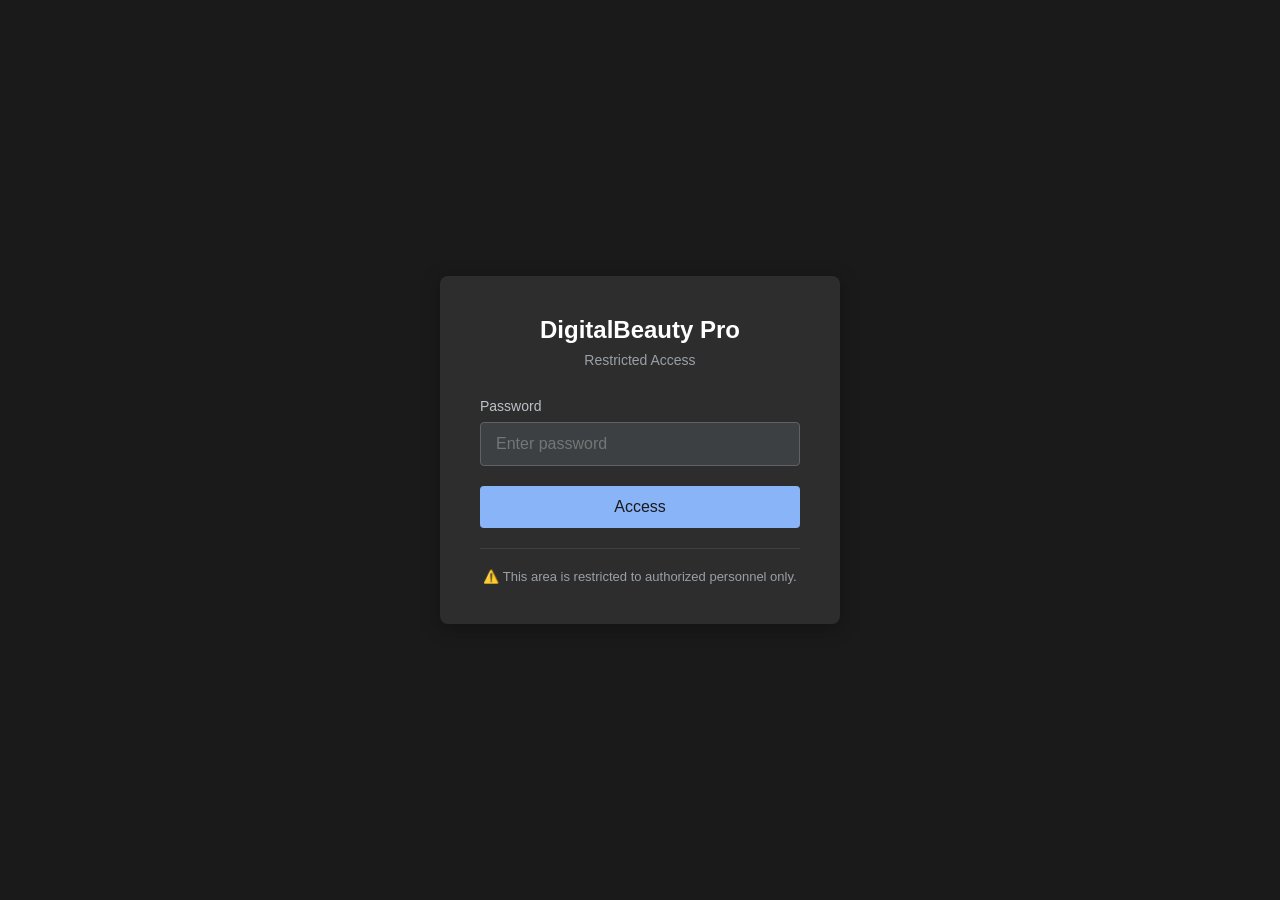
<file: digitalbeauty/docs/north-star-metrics.html>
<!DOCTYPE html>
<html lang="en">
<head>
    <meta charset="UTF-8">
    <meta name="viewport" content="width=device-width, initial-scale=1.0">
    <title>DigitalBeauty Pro — North Star Metrics</title>
    <style>
        * { margin: 0; padding: 0; box-sizing: border-box; }
        body {
            background-color: #1a1a1a;
            color: #e8eaed;
            font-family: -apple-system, BlinkMacSystemFont, "Segoe UI", Roboto, sans-serif;
            line-height: 1.6;
            padding: 40px 20px;
        }
        .container {
            max-width: 900px;
            margin: 0 auto;
            background: #2d2d2d;
            padding: 40px;
            border-radius: 8px;
        }
        .back-link {
            color: #8ab4f8;
            text-decoration: none;
            font-size: 14px;
            display: inline-block;
            margin-bottom: 30px;
        }
        .back-link:hover { text-decoration: underline; }
        h1 {
            color: #fff;
            font-size: 28px;
            margin-bottom: 10px;
            border-bottom: 2px solid #8ab4f8;
            padding-bottom: 15px;
        }
        .subtitle {
            color: #9aa0a6;
            font-size: 16px;
            margin-bottom: 40px;
            font-style: italic;
        }
        h2 {
            color: #8ab4f8;
            font-size: 22px;
            margin-top: 50px;
            margin-bottom: 20px;
        }
        h3 {
            color: #fff;
            font-size: 18px;
            margin-top: 35px;
            margin-bottom: 15px;
            border-left: 4px solid #fbbc05;
            padding-left: 15px;
        }
        p {
            margin-bottom: 15px;
            color: #e8eaed;
        }
        ul, ol {
            margin-left: 30px;
            margin-bottom: 20px;
        }
        li {
            margin-bottom: 10px;
        }
        .metric-card {
            background: rgba(251, 188, 5, 0.05);
            border: 1px solid #3c4043;
            border-left: 4px solid #fbbc05;
            border-radius: 8px;
            padding: 25px;
            margin: 25px 0;
        }
        .metric-card h3 {
            border-left: none;
            padding-left: 0;
            margin-top: 0;
            color: #fbbc05;
        }
        .target {
            font-size: 24px;
            color: #34a853;
            font-weight: 600;
            margin: 15px 0;
        }
        .warning-box {
            background: rgba(234, 67, 53, 0.1);
            border-left: 4px solid #ea4335;
            padding: 20px;
            margin: 20px 0;
            border-radius: 4px;
        }
        .success-box {
            background: rgba(52, 168, 83, 0.1);
            border-left: 4px solid #34a853;
            padding: 20px;
            margin: 20px 0;
            border-radius: 4px;
        }
        .highlight {
            background: rgba(138, 180, 248, 0.1);
            padding: 20px;
            border-radius: 8px;
            margin: 20px 0;
            border: 1px solid #8ab4f8;
        }
        .highlight p {
            margin-bottom: 0;
            font-weight: 600;
            color: #8ab4f8;
        }
        .divider {
            height: 1px;
            background: #3c4043;
            margin: 40px 0;
        }
        .question-box {
            background: rgba(138, 180, 248, 0.1);
            border: 2px solid #8ab4f8;
            border-radius: 8px;
            padding: 30px;
            margin: 30px 0;
        }
        .question-box h2 {
            color: #8ab4f8;
            margin-top: 0;
        }
    </style>
</head>
<body>
    <div class="container">
        <a href="../dashboard.html" class="back-link">← Back to Documents</a>
        
        <h1>North Star Metrics</h1>
        <div class="subtitle">The metrics that determine PMF — Not vanity metrics. Metrics that indicate real value.</div>

        <h2>Primary North Star Metric</h2>
        <div class="metric-card">
            <h3>Weekly Active Decision Makers (WADM)</h3>
            <p><strong>Definition:</strong> Number of users who use the product to make weekly decisions.</p>
            <p style="margin-top: 20px;"><strong>Practical proxies:</strong></p>
            <ul>
                <li>signals opened per week</li>
                <li>boards created</li>
                <li>agents run</li>
            </ul>
        </div>

        <div class="divider"></div>

        <h2>Critical Secondary Metrics</h2>

        <div class="metric-card">
            <h3>Metric 1 — Signals Saved Per User Per Week</h3>
            <div class="warning-box">
                <p>If &lt; 3 → low perceived value</p>
            </div>
            <div class="success-box">
                <p>If &gt; 10 → strong value</p>
            </div>
        </div>

        <div class="metric-card">
            <h3>Metric 2 — Weekly Retention</h3>
            <p>If users return every week, the product has become operational.</p>
            <div class="target">Objective: 40% weekly retention</div>
            <p style="color: #34a853; font-weight: 600;">This is a very strong indicator of PMF.</p>
        </div>

        <div class="metric-card">
            <h3>Metric 3 — Agent Usage Rate</h3>
            <p>% of users who use at least one agent per week</p>
            <div class="success-box">
                <p>If &gt; 20% → enormous positive signal</p>
            </div>
        </div>

        <div class="metric-card">
            <h3>Metric 4 — Time to First Value</h3>
            <p>Time between signup and first "aha moment"</p>
            <div class="target">It must be: &lt; 5 minutes</div>
        </div>

        <div class="divider"></div>

        <h2>The Most Important Truth (The Most Critical)</h2>
        <div class="warning-box">
            <p><strong>Your competitive advantage is NOT:</strong></p>
            <ul>
                <li>scraping</li>
                <li>dashboard</li>
                <li>UI</li>
                <li>or LLM explanation</li>
            </ul>
        </div>
        
        <div class="highlight">
            <p>Your competitive advantage is THIS:<br>
            context + proprietary dataset + agent execution layer<br><br>
            This is the moat.</p>
        </div>

        <div class="divider"></div>

        <h2>Final Honest Evaluation (Without Sugarcoating)</h2>
        
        <div class="success-box">
            <p><strong>Real strength: VERY HIGH</strong></p>
            <p>Because you are attacking a real problem: creative decision intelligence.</p>
        </div>

        <div class="warning-box">
            <p><strong>Main weakness:</strong> if you remain only a content library, you will lose.</p>
        </div>

        <div class="highlight">
            <p>The future of the product must be:<br>
            <strong>system that helps users decide and act. Not only observe.</strong></p>
        </div>

        <div class="divider"></div>

        <h2>My Venture-Style Evaluation</h2>
        <p><strong>Probability of becoming good SaaS:</strong> very high</p>
        <p><strong>Probability of becoming category leader:</strong> real, but depends on execution on:</p>
        <ul>
            <li>Agents</li>
            <li>proprietary data moat</li>
            <li>correct positioning</li>
        </ul>

        <div class="divider"></div>

        <div class="question-box">
            <h2>The Most Important Question You Must Ask Yourself Now</h2>
            <p style="font-size: 18px; margin-bottom: 20px;"><strong>This:</strong> what is the first decision workflow that DigitalBeauty will completely replace?</p>
            <p><strong>Examples:</strong></p>
            <ul>
                <li>weekly competitor analysis</li>
                <li>creative research</li>
                <li>campaign ideation</li>
                <li>trend scouting</li>
            </ul>
            <p style="color: #fbbc05; font-weight: 600; margin-top: 20px;">You cannot replace everything immediately. You must dominate a specific workflow.</p>
        </div>
    </div>

    <script>
        // Check authentication
        if (sessionStorage.getItem("authenticated") !== "true") {
            window.location.href = "../index.html";
        }
    </script>
</body>
</html>
</file>
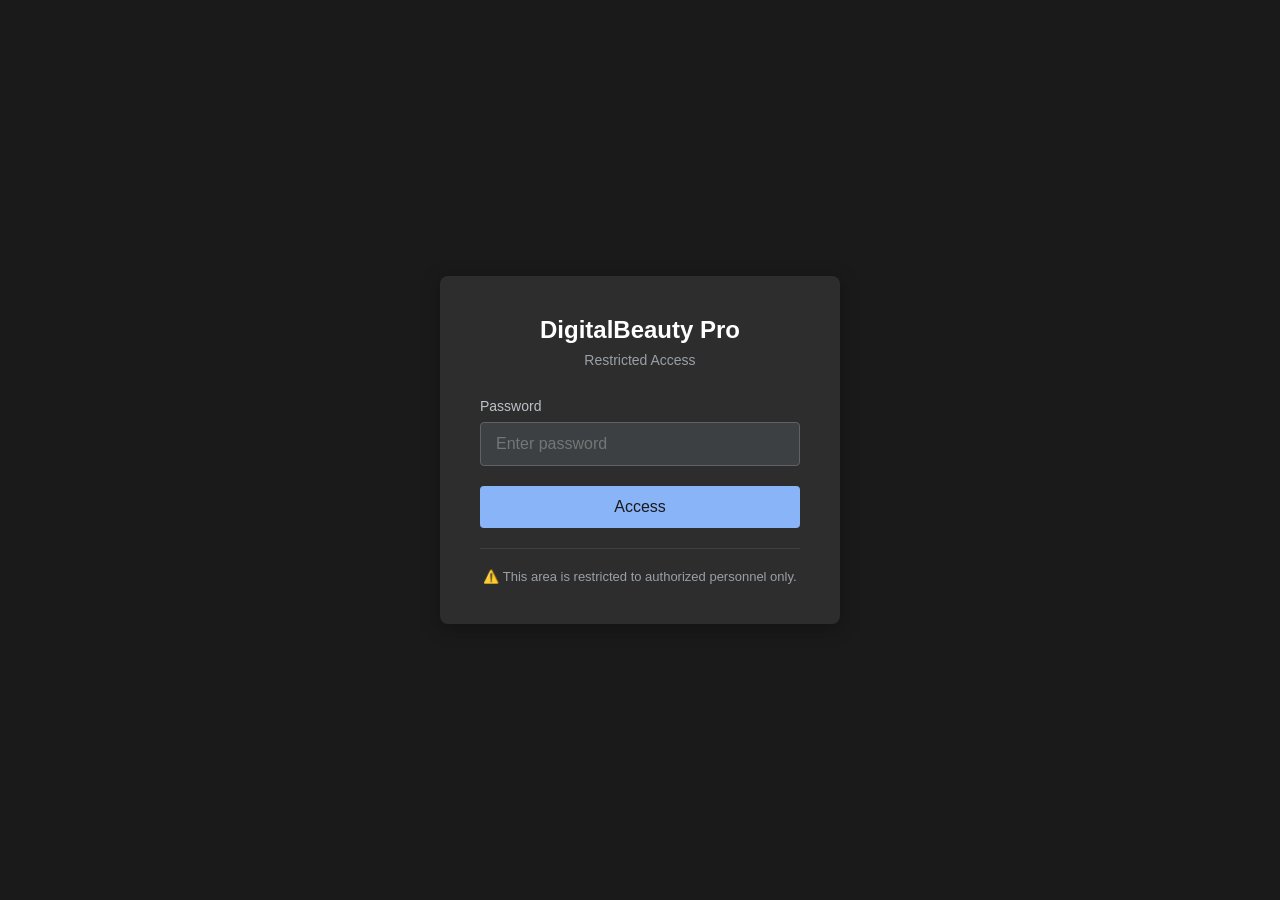
<file: digitalbeauty/docs/pmf-plan-30-days.html>
<!DOCTYPE html>
<html lang="en">
<head>
    <meta charset="UTF-8">
    <meta name="viewport" content="width=device-width, initial-scale=1.0">
    <title>DigitalBeauty Pro — 30-Day PMF Validation Plan</title>
    <style>
        * { margin: 0; padding: 0; box-sizing: border-box; }
        body {
            background-color: #1a1a1a;
            color: #e8eaed;
            font-family: -apple-system, BlinkMacSystemFont, "Segoe UI", Roboto, sans-serif;
            line-height: 1.6;
            padding: 40px 20px;
        }
        .container {
            max-width: 900px;
            margin: 0 auto;
            background: #2d2d2d;
            padding: 40px;
            border-radius: 8px;
        }
        .back-link {
            color: #8ab4f8;
            text-decoration: none;
            font-size: 14px;
            display: inline-block;
            margin-bottom: 30px;
        }
        .back-link:hover { text-decoration: underline; }
        h1 {
            color: #fff;
            font-size: 28px;
            margin-bottom: 10px;
            border-bottom: 2px solid #8ab4f8;
            padding-bottom: 15px;
        }
        .subtitle {
            color: #9aa0a6;
            font-size: 16px;
            margin-bottom: 40px;
            font-style: italic;
        }
        h2 {
            color: #8ab4f8;
            font-size: 22px;
            margin-top: 50px;
            margin-bottom: 20px;
        }
        h3 {
            color: #fff;
            font-size: 18px;
            margin-top: 35px;
            margin-bottom: 15px;
            border-left: 4px solid #34a853;
            padding-left: 15px;
        }
        h4 {
            color: #bdc1c6;
            font-size: 14px;
            margin-top: 20px;
            margin-bottom: 10px;
            text-transform: uppercase;
            letter-spacing: 1px;
        }
        p {
            margin-bottom: 15px;
            color: #e8eaed;
        }
        ul, ol {
            margin-left: 30px;
            margin-bottom: 20px;
        }
        li {
            margin-bottom: 10px;
        }
        .highlight-box {
            background: rgba(52, 168, 83, 0.1);
            border: 2px solid #34a853;
            border-radius: 8px;
            padding: 25px;
            margin: 30px 0;
        }
        .highlight-box h2 {
            color: #34a853;
            margin-top: 0;
        }
        .warning-box {
            background: rgba(234, 67, 53, 0.1);
            border-left: 4px solid #ea4335;
            padding: 20px;
            margin: 20px 0;
            border-radius: 4px;
        }
        .metric-box {
            background: rgba(251, 188, 5, 0.1);
            border: 2px solid #fbbc05;
            border-radius: 8px;
            padding: 25px;
            margin: 30px 0;
        }
        .metric-box h3 {
            color: #fbbc05;
            border-left: none;
            padding-left: 0;
            margin-top: 0;
        }
        .target-metric {
            font-size: 32px;
            color: #34a853;
            font-weight: 700;
            margin: 15px 0;
        }
        .week-card {
            background: rgba(138, 180, 248, 0.05);
            border: 1px solid #3c4043;
            border-left: 4px solid #8ab4f8;
            border-radius: 8px;
            padding: 25px;
            margin: 25px 0;
        }
        .week-card h3 {
            border-left: none;
            padding-left: 0;
            margin-top: 0;
            color: #8ab4f8;
        }
        .action-item {
            background: rgba(0, 0, 0, 0.3);
            border-radius: 6px;
            padding: 15px 20px;
            margin: 15px 0;
            border-left: 3px solid #34a853;
        }
        .action-item h4 {
            margin-top: 0;
            color: #34a853;
        }
        .divider {
            height: 1px;
            background: #3c4043;
            margin: 40px 0;
        }
        .not-list li {
            list-style: none;
            position: relative;
            padding-left: 25px;
        }
        .not-list li::before {
            content: "✗";
            position: absolute;
            left: 0;
            color: #ea4335;
            font-weight: bold;
        }
        .yes-list li {
            list-style: none;
            position: relative;
            padding-left: 25px;
        }
        .yes-list li::before {
            content: "✓";
            position: absolute;
            left: 0;
            color: #34a853;
            font-weight: bold;
        }
    </style>
</head>
<body>
    <div class="container">
        <a href="../dashboard.html" class="back-link">← Back to Documents</a>
        
        <h1>30-Day PMF Validation Plan</h1>
        <div class="subtitle">A concrete, realistic plan oriented toward Product-Market Fit. This is not a technical roadmap. It is a roadmap for validating real value.</div>

        <h2>Goal for the Next 30 Days</h2>
        <div class="warning-box">
            <p><strong>It is NOT:</strong></p>
            <ul class="not-list">
                <li>adding features</li>
                <li>improving UI</li>
                <li>completing agents</li>
            </ul>
        </div>
        
        <div class="highlight-box">
            <p style="font-size: 20px; margin-bottom: 0;"><strong>It is one thing only:</strong></p>
            <p style="font-size: 24px; color: #34a853; font-weight: 700; margin-top: 15px;">Transform DigitalBeauty into a daily habit for at least 5–10 real users.</p>
            <p style="margin-top: 20px; margin-bottom: 0;">If this happens, the product is alive. If it does not happen, no feature will save it.</p>
        </div>

        <div class="divider"></div>

        <h2>Initial North Star Metric</h2>
        <div class="warning-box">
            <p><strong>Not MRR. Not signups.</strong></p>
        </div>
        
        <div class="metric-box">
            <h3>This:</h3>
            <div class="target-metric">Daily Active Users / Weekly Active Users ratio (DAU/WAU)</div>
            <p><strong>Healthy initial target: 40%+</strong></p>
            <p style="margin-top: 15px;"><strong>Example:</strong> 10 weekly users → at least 4 must open it every day</p>
            <p style="color: #34a853; font-weight: 600; margin-top: 15px; margin-bottom: 0;">This is the signal of indispensability.</p>
        </div>

        <div class="divider"></div>

        <h2>General Strategy: Focus on One Thing Only</h2>
        <div class="highlight-box">
            <p style="font-size: 18px; margin-bottom: 0;">Do not build breadth. Build depth on the <strong>signals feed</strong>.</p>
            <p style="margin-top: 15px; margin-bottom: 0; color: #fbbc05; font-weight: 600;">The feed is the heart of the product. Everything else is secondary.</p>
        </div>

        <div class="divider"></div>

        <h2>30-Day Operational Plan</h2>
        <p style="font-style: italic; color: #9aa0a6;">Divided into 4 weeks.</p>

        <div class="week-card">
            <h3>Week 1 — Make the Feed Indispensable</h3>
            <p><strong>Objective:</strong> When a user opens DigitalBeauty, they must immediately see something useful. Not neutral. Useful.</p>
            
            <div class="action-item">
                <h4>1. Drastically Improve Signal Quality</h4>
                <p>Not quantity. Quality.</p>
                <p>More aggressive filtering.</p>
                <p style="font-weight: 600; color: #fbbc05;">Better 5 perfect signals than 50 average ones.</p>
                <p style="margin-top: 15px;">Each signal must satisfy at least one:</p>
                <ul>
                    <li>real performance anomaly</li>
                    <li>clear aesthetic shift</li>
                    <li>relevant launch</li>
                </ul>
                <p style="color: #ea4335; font-weight: 600; margin-top: 15px;">If a signal does not surprise, it is not a signal.</p>
            </div>

            <div class="action-item">
                <h4>2. Add a "Recommended for You" Feed</h4>
                <p>Based on:</p>
                <ul>
                    <li>followed brands</li>
                    <li>created lists</li>
                    <li>industry</li>
                </ul>
                <p style="color: #34a853; font-weight: 600;">This drastically increases perceived relevance.</p>
            </div>

            <div class="action-item">
                <h4>3. Default Sorting: "Most Relevant"</h4>
                <p>Not chronological. Relevant.</p>
                <p style="color: #34a853; font-weight: 600;">This immediately increases perceived value.</p>
            </div>
        </div>

        <div class="week-card">
            <h3>Week 2 — Build the Habit-Forming Loop</h3>
            <p><strong>Objective:</strong> Create a reason to return every day.</p>
            
            <div class="action-item">
                <h4>4. Automated Daily Email: Daily Signals Digest</h4>
                <p><strong>Contains:</strong></p>
                <ul>
                    <li>top 3–5 signals</li>
                    <li>direct link to the platform</li>
                </ul>
                <p style="color: #34a853; font-weight: 600; margin-top: 15px;">This is fundamental. Many products win thanks to the email loop.</p>
            </div>

            <div class="action-item">
                <h4>5. "NEW Signals for You" Badge</h4>
                <p>When user enters: clearly show relevant new items</p>
                <p style="color: #34a853; font-weight: 600;">This activates exploratory behavior.</p>
            </div>

            <div class="action-item">
                <h4>6. Improve Speed</h4>
                <p>Explore must be instant.</p>
                <p style="color: #ea4335; font-weight: 600;">If it is slow, habit will not form.</p>
            </div>
        </div>

        <div class="week-card">
            <h3>Week 3 — Activate the Decision Workflow</h3>
            <p><strong>Objective:</strong> DigitalBeauty becomes an operational tool, not just an observational one.</p>
            
            <div class="action-item">
                <h4>7. Improve Boards Experience</h4>
                <p>Boards must become: <strong>decision workspace</strong></p>
                <p><strong>Add:</strong></p>
                <ul>
                    <li>board notes</li>
                    <li>clear board titles</li>
                    <li>simple organization</li>
                </ul>
                <p style="color: #34a853; font-weight: 600; margin-top: 15px;">This transforms feed → decision.</p>
            </div>

            <div class="action-item">
                <h4>8. Simple Export</h4>
                <p>Allow export:</p>
                <ul>
                    <li>board link</li>
                    <li>simple PDF</li>
                </ul>
                <p style="color: #34a853; font-weight: 600;">Many users use these materials for meetings.</p>
            </div>
        </div>

        <div class="divider"></div>

        <div class="highlight-box">
            <p style="font-size: 18px; margin-bottom: 0; text-align: center;"><strong>Execute this plan. Measure DAU/WAU. Iterate.</strong></p>
            <p style="text-align: center; margin-top: 15px; margin-bottom: 0; color: #34a853;">PMF is not built. It is discovered through disciplined execution.</p>
        </div>
    </div>

    <script>
        if (sessionStorage.getItem("authenticated") !== "true") {
            window.location.href = "../index.html";
        }
    </script>
</body>
</html>
</file>
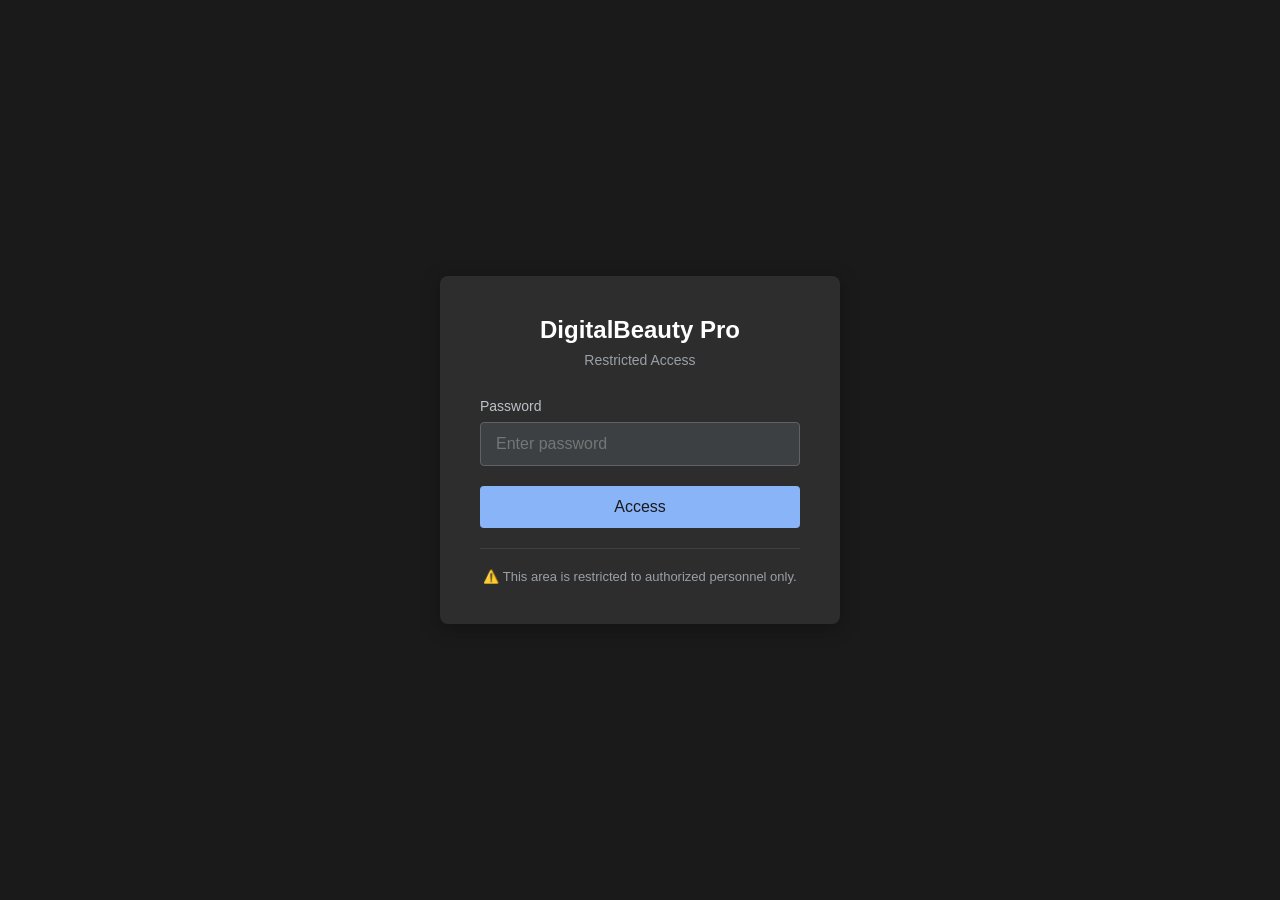
<file: digitalbeauty/docs/product-market-fit-analysis.html>
<!DOCTYPE html>
<html lang="en">
<head>
    <meta charset="UTF-8">
    <meta name="viewport" content="width=device-width, initial-scale=1.0">
    <title>DigitalBeauty Pro — Product-Market-Fit Analysis</title>
    <style>
        * { margin: 0; padding: 0; box-sizing: border-box; }
        body {
            background-color: #1a1a1a;
            color: #e8eaed;
            font-family: -apple-system, BlinkMacSystemFont, "Segoe UI", Roboto, sans-serif;
            line-height: 1.6;
            padding: 40px 20px;
        }
        .container {
            max-width: 900px;
            margin: 0 auto;
            background: #2d2d2d;
            padding: 40px;
            border-radius: 8px;
        }
        .back-link {
            color: #8ab4f8;
            text-decoration: none;
            font-size: 14px;
            display: inline-block;
            margin-bottom: 30px;
        }
        .back-link:hover { text-decoration: underline; }
        h1 {
            color: #fff;
            font-size: 28px;
            margin-bottom: 10px;
            border-bottom: 2px solid #8ab4f8;
            padding-bottom: 15px;
        }
        .subtitle {
            color: #9aa0a6;
            font-size: 16px;
            margin-bottom: 40px;
        }
        h2 {
            color: #8ab4f8;
            font-size: 20px;
            margin-top: 40px;
            margin-bottom: 20px;
        }
        h3 {
            color: #fff;
            font-size: 16px;
            margin-top: 25px;
            margin-bottom: 15px;
        }
        p {
            margin-bottom: 15px;
            color: #e8eaed;
        }
        blockquote {
            border-left: 4px solid #8ab4f8;
            padding-left: 20px;
            margin: 20px 0;
            color: #bdc1c6;
            font-style: italic;
        }
        ul, ol {
            margin-left: 30px;
            margin-bottom: 20px;
        }
        li {
            margin-bottom: 10px;
        }
        .risk-box {
            background: rgba(255, 100, 100, 0.1);
            border-left: 4px solid #ff6464;
            padding: 20px;
            margin: 20px 0;
            border-radius: 4px;
        }
        .risk-box h3 {
            color: #ff6464;
            margin-top: 0;
        }
        .check-item {
            display: flex;
            align-items: flex-start;
            margin-bottom: 15px;
        }
        .check-item::before {
            content: "☐";
            color: #8ab4f8;
            margin-right: 10px;
            font-size: 18px;
        }
        .divider {
            height: 1px;
            background: #3c4043;
            margin: 40px 0;
        }
    </style>
</head>
<body>
    <div class="container">
        <a href="../dashboard.html" class="back-link">← Back to Documents</a>
        
        <h1>DigitalBeauty Pro — Product-Market-Fit Analysis</h1>
        <div class="subtitle">Strategic Assessment Document</div>

        <h2>1) What you are really selling (in one sentence)</h2>
        <blockquote>
            DigitalBeauty Pro does not sell "content": it sells a decision advantage about what is working now (Signals), why it is working (explainability + Insights), and what to do next (Agents), within a data perimeter the user does not already possess internally.
        </blockquote>

        <h2>2) The real value today in the market (and why it can be strong)</h2>
        
        <h3>A) Post-level "Signals" + explainability: a more operational unit of value than most tools</h3>
        <p>Many social listening and analytics tools return macro trends, dashboards, and reports; you are proposing a post-level unit (the specific content) that is classified (over/underperformance, launch, style shift, collaboration) and explained.</p>
        <p>This reduces the time from "dashboard to decision" (that is, the internal interpretation cost). For context: there are platforms that provide social listening and intelligence (Meltwater, Brandwatch) and platforms that provide social analytics and benchmarking (Dash Hudson), so the field is crowded.</p>

        <h3>B) Visual + "aesthetic intelligence" as the wedge: not just text/keywords</h3>
        <p>If your promise is "reading aesthetics at scale," the distinctive element is not scraping, but normalizing and making a visual dataset queryable with useful features (e.g., aesthetic DNA, recurring patterns, shifts). The natural benchmark here is the world of "visual AI for fashion/beauty trend forecasting" (e.g., Heuritech; and the fact that players like Launchmetrics have integrated similar capabilities signals that the need exists).</p>

        <h3>C) Credible human-in-the-loop: Highlights + Insights as a data multiplier</h3>
        <p>The curation platform in front of the SaaS, if executed correctly, is not "marketing fluff": it is a continuous training and validation mechanism that:</p>
        <ul>
            <li>increases trust (authority/board),</li>
            <li>creates labeled datasets (selected Highlights),</li>
            <li>feeds the Pro layer (improves ranking/scoring, examples, playbooks).</li>
        </ul>
        <p>This is a real advantage if transformed into a product feedback loop, not just content.</p>

        <h3>D) Context-linked Agents = bridge toward outcomes, not toward another UI</h3>
        <p>The Agents concept has value only if it produces outputs that the user perceives as work completed (reports, recommendations, creative backlog, testable hypotheses, alerts), using your proprietary data. Otherwise, it risks becoming an "LLM wrapper" (commoditized).</p>

        <h2>3) Where the idea already exists (and therefore where you CANNOT compete through slogans)</h2>
        <p>There are already established categories covering parts of your stack:</p>
        <ul>
            <li>Social listening + market/competitive intelligence (Meltwater; Brandwatch also includes image/video recognition).</li>
            <li>Social analytics with AI insights (Dash Hudson as a known example in the segment).</li>
            <li>Brand performance for fashion/luxury (Launchmetrics / Brand Performance Cloud; MIV as the industry language).</li>
            <li>Influencer/creator intelligence (e.g., Traackr in data-driven influencer marketing).</li>
        </ul>
        <p><strong>Therefore:</strong> "we monitor brands and trends" is not enough.</p>

        <h2>4) The point where you can be truly different (your "sharp edge")</h2>
        <p>The defensible differentiation can be this triangle:</p>
        <ol>
            <li>Post-level Signals (detection + taxonomy + ranking)</li>
            <li>Aesthetic intelligence (visual/creative features, not just vanity metrics)</li>
            <li>Context → Agents (actions driven by your proprietary data + client brand data)</li>
        </ol>
        <p><strong>If one of these three is missing, you become replaceable by an existing tool + an LLM.</strong></p>

        <h2>5) Main risks (those that can kill the project if ignored)</h2>
        
        <div class="risk-box">
            <h3>Risk 1 — Data access / scraping sustainability</h3>
            <p>Depending on Instagram/TikTok scraping is a structural risk (blocks, costs, instability, compliance/ToS). If you do not have a "plan B" (official APIs where possible, partnerships, alternative sources, caching/refresh strategy), product reliability becomes fragile.</p>
        </div>

        <div class="risk-box">
            <h3>Risk 2 — Price vs perceived value ($39/month)</h3>
            <p>$39/month is self-serve friendly, but true B2B buyers (brands/large agencies) often purchase when they see measurable ROI or when the solution becomes an operational standard. You need narrative and proof: what weekly team decisions are changing?</p>
        </div>

        <div class="risk-box">
            <h3>Risk 3 — Cost of curation</h3>
            <p>If you promise high-quality Highlights/Insights, curation can become a linear cost. You must design: minimum quotas, reuse, templates, internal tools, and (eventually) community/board leverage.</p>
        </div>

        <div class="risk-box">
            <h3>Risk 4 — Agents without outcomes</h3>
            <p>If Agents do not produce concrete, repeatable deliverables, they remain a demo. Agentic workflow is hype: the market is full of promises.</p>
        </div>

        <h2>6) Feasibility and "next test" (rigorous process, not storytelling)</h2>
        
        <h3>Assumptions to validate (in order)</h3>
        <div class="check-item">Signal → action: do Signals actually change creative or marketing decisions within 7 days?</div>
        <div class="check-item">Willingness to pay: do users pay $39 for monitoring or for recommendations (Agents)?</div>
        <div class="check-item">Data moat: does your dataset/feature set produce insights competitors cannot replicate within 3 months?</div>

        <h3>Concrete experiments (2–3 weeks)</h3>
        <ul>
            <li><strong>Signal-to-brief test:</strong> 20 Signals/week for 5 design partners → ask: "what did you change?" + "how much time did you save?"</li>
            <li><strong>Board adoption test:</strong> % of users saving ≥10 items within 7 days (proxy for operational value).</li>
            <li><strong>Agent outcome test (manual-first):</strong> before OpenClaw, manually produce 3 standard outputs (e.g., "Weekly Creative Moves," "Competitor delta," "Microtrend candidates") and measure retention.</li>
        </ul>

        <div class="divider"></div>

        <h2>7) My venture perspective: is it worth it?</h2>
        <p><strong>Yes</strong>, if you can demonstrate that the combination of Signals + aesthetic intelligence + context-driven agents produces outcomes that teams cannot already obtain from Meltwater, Brandwatch, Dash Hudson, Launchmetrics, or internal reporting.</p>
        
        <p><strong>No</strong> (or very difficult), if you remain at the level of a "curated library + dashboard + LLM explanations," because that is competing against mature categories.</p>

        <div class="divider"></div>

        <p style="color: #9aa0a6; font-size: 14px; margin-top: 40px;">
            <em>If needed, next step: an ICP × Job-to-Be-Done matrix, 3 alternative positioning packages, and north star metrics to determine trajectory.</em>
        </p>
    </div>

    <script>
        // Check authentication
        if (sessionStorage.getItem("authenticated") !== "true") {
            window.location.href = "../index.html";
        }
    </script>
</body>
</html>
</file>
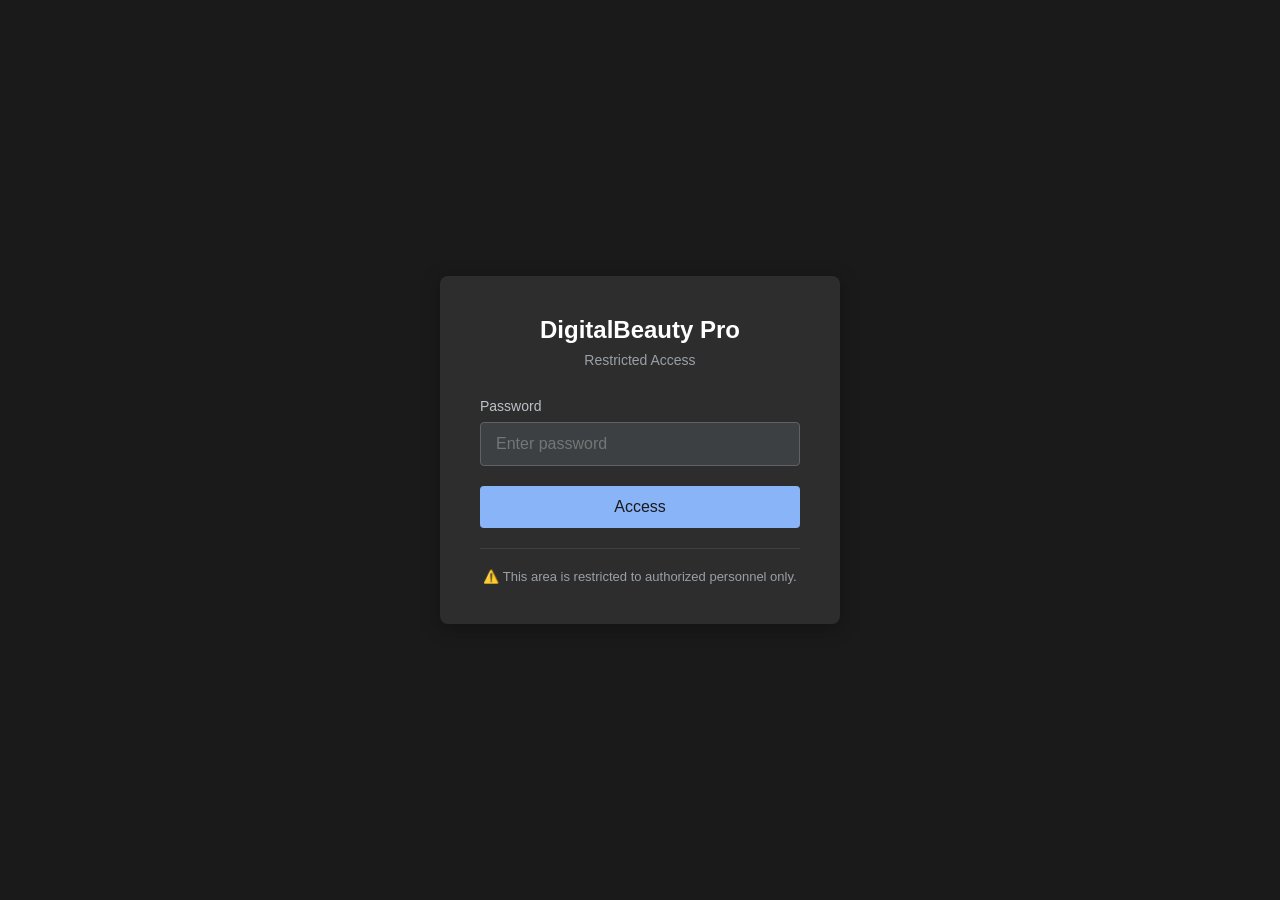
<file: digitalbeauty/docs/wedge-strategy.html>
<!DOCTYPE html>
<html lang="en">
<head>
    <meta charset="UTF-8">
    <meta name="viewport" content="width=device-width, initial-scale=1.0">
    <title>DigitalBeauty Pro — Wedge Strategy</title>
    <style>
        * { margin: 0; padding: 0; box-sizing: border-box; }
        body {
            background-color: #1a1a1a;
            color: #e8eaed;
            font-family: -apple-system, BlinkMacSystemFont, "Segoe UI", Roboto, sans-serif;
            line-height: 1.6;
            padding: 40px 20px;
        }
        .container {
            max-width: 900px;
            margin: 0 auto;
            background: #2d2d2d;
            padding: 40px;
            border-radius: 8px;
        }
        .back-link {
            color: #8ab4f8;
            text-decoration: none;
            font-size: 14px;
            display: inline-block;
            margin-bottom: 30px;
        }
        .back-link:hover { text-decoration: underline; }
        h1 {
            color: #fff;
            font-size: 28px;
            margin-bottom: 10px;
            border-bottom: 2px solid #8ab4f8;
            padding-bottom: 15px;
        }
        .subtitle {
            color: #9aa0a6;
            font-size: 16px;
            margin-bottom: 20px;
            font-style: italic;
        }
        .definition {
            background: rgba(138, 180, 248, 0.1);
            border-left: 4px solid #8ab4f8;
            padding: 20px;
            margin: 30px 0;
            border-radius: 4px;
        }
        h2 {
            color: #8ab4f8;
            font-size: 22px;
            margin-top: 50px;
            margin-bottom: 20px;
        }
        h3 {
            color: #fff;
            font-size: 18px;
            margin-top: 35px;
            margin-bottom: 15px;
            border-left: 4px solid #34a853;
            padding-left: 15px;
        }
        h4 {
            color: #bdc1c6;
            font-size: 14px;
            margin-top: 20px;
            margin-bottom: 10px;
            text-transform: uppercase;
            letter-spacing: 1px;
        }
        p {
            margin-bottom: 15px;
            color: #e8eaed;
        }
        ul, ol {
            margin-left: 30px;
            margin-bottom: 20px;
        }
        li {
            margin-bottom: 10px;
        }
        .highlight-box {
            background: rgba(52, 168, 83, 0.1);
            border: 2px solid #34a853;
            border-radius: 8px;
            padding: 25px;
            margin: 30px 0;
        }
        .highlight-box h2 {
            color: #34a853;
            margin-top: 0;
        }
        .warning-box {
            background: rgba(251, 188, 5, 0.1);
            border-left: 4px solid #fbbc05;
            padding: 20px;
            margin: 20px 0;
            border-radius: 4px;
        }
        .danger-box {
            background: rgba(234, 67, 53, 0.1);
            border-left: 4px solid #ea4335;
            padding: 20px;
            margin: 20px 0;
            border-radius: 4px;
        }
        .workflow-box {
            background: rgba(138, 180, 248, 0.05);
            border: 1px solid #3c4043;
            border-radius: 8px;
            padding: 20px;
            margin: 20px 0;
        }
        .workflow-box h4 {
            color: #8ab4f8;
            margin-top: 0;
        }
        .phase-card {
            background: rgba(138, 180, 248, 0.05);
            border: 1px solid #3c4043;
            border-left: 4px solid #8ab4f8;
            border-radius: 8px;
            padding: 25px;
            margin: 25px 0;
        }
        .phase-card h3 {
            border-left: none;
            padding-left: 0;
            margin-top: 0;
            color: #8ab4f8;
        }
        .divider {
            height: 1px;
            background: #3c4043;
            margin: 40px 0;
        }
        .test-question {
            background: #000;
            border: 2px solid #fbbc05;
            border-radius: 8px;
            padding: 25px;
            margin: 30px 0;
        }
        .test-question h3 {
            color: #fbbc05;
            margin-top: 0;
        }
        .success-signal {
            background: rgba(52, 168, 83, 0.1);
            border-left: 4px solid #34a853;
            padding: 20px;
            margin: 20px 0;
            border-radius: 4px;
        }
    </style>
</head>
<body>
    <div class="container">
        <a href="../dashboard.html" class="back-link">← Back to Documents</a>
        
        <h1>The Best Wedge for DigitalBeauty</h1>
        <div class="subtitle">Creative Intelligence Feed for Social & Creative Teams</div>
        
        <div class="definition">
            <p><strong>Definition:</strong> The place where social media managers and creative directors go every day to understand what is working and decide what to do.</p>
            <p style="margin-bottom: 0; font-weight: 600; color: #fbbc05;">Not for curiosity. For operational decisions.</p>
        </div>

        <h2>Why This Wedge Is Perfect for You</h2>
        <p>Because it perfectly leverages what you already have:</p>
        <ul>
            <li><strong>Explore</strong> → observable feed</li>
            <li><strong>Signals</strong> → relevant events</li>
            <li><strong>Boards</strong> → decision staging</li>
            <li><strong>Brands</strong> → competitive context</li>
            <li><strong>Agents</strong> → decision automation</li>
        </ul>
        <div class="highlight-box">
            <p style="margin-bottom: 0; font-size: 18px;">It does not require new capabilities. Only focus.</p>
        </div>

        <div class="test-question">
            <h3>The Simplest Test to Understand If the Wedge Works</h3>
            <p style="font-size: 18px; margin-bottom: 20px;"><strong>Key question:</strong> would a social media manager open DigitalBeauty every morning before Instagram?</p>
            <p><strong>If yes</strong> → you have PMF.</p>
            <p><strong>If no</strong> → you are still a secondary tool.</p>
        </div>

        <h2>The Real Competitor Is Not Brandwatch</h2>
        <div class="danger-box">
            <p style="font-size: 20px; font-weight: 600; margin-bottom: 0;">It is this: Instagram itself.</p>
        </div>
        <p>Your product must replace the manual scrolling of competitors. This is the real workflow you are replacing.</p>

        <h2>The Wedge in Concrete Form</h2>
        <p><strong>DigitalBeauty becomes:</strong> the operating system for creative awareness</p>
        
        <div class="workflow-box">
            <h4>Real workflow BEFORE:</h4>
            <ol>
                <li>opens Instagram</li>
                <li>checks competitors manually</li>
                <li>saves screenshots</li>
                <li>interprets manually</li>
            </ol>
        </div>

        <div class="workflow-box">
            <h4>Workflow AFTER:</h4>
            <ol>
                <li>opens DigitalBeauty</li>
                <li>sees signals already identified</li>
                <li>makes decisions faster</li>
            </ol>
        </div>

        <div class="success-signal">
            <p style="margin-bottom: 0; font-weight: 600; color: #34a853;">Friction reduction: enormous.</p>
        </div>

        <h2>The True Moment of Value (Aha Moment)</h2>
        <div class="highlight-box">
            <p style="font-size: 18px; margin-bottom: 0;"><strong>This:</strong> user opens DigitalBeauty and sees a signal they would have completely missed.</p>
            <p style="margin-top: 15px; margin-bottom: 0; color: #34a853; font-weight: 600;">This creates immediate dependency.</p>
        </div>

        <div class="divider"></div>

        <h2>Wedge Execution Sequence (Recommended Order)</h2>

        <div class="phase-card">
            <h3>Phase 1 — Dominate Creative Monitoring</h3>
            <p><strong>Objective:</strong> DigitalBeauty becomes the primary feed.</p>
            <h4>Key features:</h4>
            <ul>
                <li>perfect signals feed</li>
                <li>speed</li>
                <li>signal quality</li>
            </ul>
            <p style="color: #fbbc05; font-weight: 600;">Complex agents are not needed yet.</p>
        </div>

        <div class="phase-card">
            <h3>Phase 2 — Dominate Creative Decision Support</h3>
            <p>Boards + context become: operational workspace</p>
            <p>User uses DigitalBeauty to:</p>
            <ul>
                <li>prepare campaigns</li>
                <li>prepare strategies</li>
            </ul>
        </div>

        <div class="phase-card">
            <h3>Phase 3 — Dominate Creative Execution Through Agents</h3>
            <p>Agents become: autonomous operators</p>
            <p><strong>Example:</strong> "generate weekly competitor report"</p>
            <p style="color: #34a853; font-weight: 600;">This is the biggest leap.</p>
        </div>

        <div class="divider"></div>

        <h2>The Biggest Strategic Risk I See</h2>
        <div class="warning-box">
            <p style="font-size: 18px; font-weight: 600; margin-bottom: 0;">This is important.</p>
        </div>
        <p>The risk is building the agents layer too early without having dominated the feed wedge.</p>
        <p><strong>If the feed is not indispensable, agents will not be used.</strong></p>
        <div class="highlight-box">
            <p style="margin-bottom: 0; font-size: 18px;">Agents amplify existing value. They do not create value from zero.</p>
        </div>

        <h2>The Signal That Indicates You Have Won the Wedge</h2>
        <p>When users spontaneously start to:</p>
        <ul>
            <li>open DigitalBeauty without reminders</li>
            <li>share signals with colleagues</li>
            <li>use DigitalBeauty in meetings</li>
        </ul>
        <div class="success-signal">
            <p style="margin-bottom: 0; font-weight: 600; color: #34a853; font-size: 18px;">This is real PMF.</p>
        </div>

        <h2>The Wedge Positioning Statement (Recommended)</h2>
        <div class="danger-box">
            <p><strong>Do NOT say:</strong> trend intelligence platform</p>
        </div>
        <div class="success-signal">
            <p style="margin-bottom: 10px;"><strong>Say:</strong> "See what is changing in your industry before everyone else does."</p>
            <p style="margin-bottom: 0;"><strong>Or even better:</strong> "The daily feed of what matters in creative and brand communication."</p>
        </div>

        <h2>The Most Precise Initial Wedge ICP</h2>
        <div class="warning-box">
            <p><strong>Not "beauty brands." Too broad.</strong></p>
        </div>
        <p><strong>Start with:</strong></p>
        <div class="highlight-box">
            <p style="font-size: 18px; margin-bottom: 0;">Social media managers and creative directors of challenger beauty & fashion brands (teams of 3–30 people)</p>
        </div>
        <p><strong>Because:</strong></p>
        <ul>
            <li>faster adopters</li>
            <li>higher need</li>
            <li>lower enterprise inertia</li>
        </ul>

        <div class="divider"></div>

        <h2>The Brutal But Useful Reality</h2>
        <div class="test-question">
            <p style="font-size: 18px; margin-bottom: 0;"><strong>If you succeed in becoming the tool social media managers open every day, you have won.</strong></p>
            <p style="margin-top: 15px; margin-bottom: 0;"><strong>If you become a tool used occasionally, you lose.</strong></p>
        </div>
        <div class="highlight-box">
            <p style="margin-bottom: 0; font-size: 20px; font-weight: 600; color: #fbbc05;">Usage frequency is the decisive factor.</p>
        </div>

        <div class="divider"></div>

        <h2>Final Wedge Fit Evaluation</h2>
        <p><strong>DigitalBeauty has one of the strongest wedges possible because:</strong></p>
        <ul>
            <li>the workflow already exists</li>
            <li>it is frequent</li>
            <li>it is painful</li>
            <li>it is manual</li>
            <li>it is universal</li>
        </ul>
        <div class="success-signal">
            <p style="margin-bottom: 0; font-size: 18px; font-weight: 600; color: #34a853;">This is exactly the type of wedge that creates category leaders.</p>
        </div>
    </div>

    <script>
        if (sessionStorage.getItem("authenticated") !== "true") {
            window.location.href = "../index.html";
        }
    </script>
</body>
</html>
</file>
<file: pixelperfect/one/style.css>
/* Reset e base */
* {
    margin: 0;
    padding: 0;
    box-sizing: border-box;
}

body {
    font-family: system-ui, -apple-system, BlinkMacSystemFont, 'Segoe UI', Roboto, Oxygen, Ubuntu, sans-serif;
    background-color: #F8F7F4;
    color: #1A1A1A;
    line-height: 1.5;
}

/* Navbar */
.navbar {
    display: flex;
    align-items: center;
    justify-content: space-between;
    padding: 16px 48px;
    max-width: 1400px;
    margin: 0 auto;
}

.nav-left,
.nav-right {
    display: flex;
    align-items: center;
    gap: 24px;
}

.nav-center {
    display: flex;
    align-items: center;
    justify-content: center;
}

.nav-link {
    font-size: 14px;
    color: #1A1A1A;
    text-decoration: none;
    font-weight: 400;
    display: flex;
    align-items: center;
    gap: 4px;
    transition: opacity 0.2s ease;
}

.nav-link:hover {
    opacity: 0.7;
}

.dropdown-arrow {
    font-size: 10px;
    margin-left: 2px;
}

.logo {
    display: flex;
    align-items: center;
}

.logo-y {
    display: block;
}

.login-link {
    font-size: 14px;
    color: #1A1A1A;
    text-decoration: none;
    margin-right: 8px;
    transition: opacity 0.2s ease;
}

.login-link:hover {
    opacity: 0.7;
}

.apply-btn {
    font-size: 14px;
    color: #FFFFFF;
    background-color: #000000;
    text-decoration: none;
    padding: 8px 16px;
    border-radius: 20px;
    font-weight: 500;
    transition: opacity 0.2s ease;
}

.apply-btn:hover {
    opacity: 0.8;
}

/* Hero Section */
.hero {
    min-height: calc(100vh - 72px);
    display: flex;
    flex-direction: column;
    align-items: center;
    justify-content: center;
    padding: 0 48px 48px;
    position: relative;
}

.hero-content {
    max-width: 900px;
    text-align: center;
}

.hero-title {
    font-family: Georgia, 'Times New Roman', Times, serif;
    font-size: 72px;
    line-height: 1.1;
    color: #1A1A1A;
    margin-bottom: 48px;
    font-weight: 400;
}

.title-regular {
    display: block;
    font-style: normal;
}

.title-italic {
    display: inline;
    font-style: italic;
}

.superscript {
    font-size: 18px;
    vertical-align: super;
    margin-left: 4px;
    font-style: normal;
    font-weight: 400;
}

/* Quote Section */
.quote-section {
    max-width: 600px;
    margin: 0 auto;
    text-align: left;
}

.quote-text {
    font-family: Georgia, 'Times New Roman', Times, serif;
    font-size: 18px;
    font-style: italic;
    color: #4A4A4A;
    line-height: 1.6;
    margin-bottom: 16px;
}

.quote-sup {
    font-size: 12px;
    vertical-align: super;
    margin-right: 2px;
}

.quote-attribution {
    font-family: Georgia, 'Times New Roman', Times, serif;
    font-size: 16px;
    font-style: italic;
    color: #4A4A4A;
    text-align: right;
}

/* Scroll Indicator */
.scroll-indicator {
    position: absolute;
    bottom: 48px;
    left: 50%;
    transform: translateX(-50%);
    animation: bounce 2s infinite;
}

.arrow-down {
    opacity: 0.6;
}

@keyframes bounce {
    0%, 20%, 50%, 80%, 100% {
        transform: translateX(-50%) translateY(0);
    }
    40% {
        transform: translateX(-50%) translateY(-8px);
    }
    60% {
        transform: translateX(-50%) translateY(-4px);
    }
}

/* Responsive */
@media (max-width: 1024px) {
    .navbar {
        padding: 16px 24px;
    }
    
    .hero-title {
        font-size: 56px;
    }
}

@media (max-width: 768px) {
    .navbar {
        flex-wrap: wrap;
        gap: 16px;
    }
    
    .nav-left,
    .nav-right {
        gap: 16px;
    }
    
    .hero-title {
        font-size: 40px;
    }
    
    .quote-text {
        font-size: 16px;
    }
}
</file>
